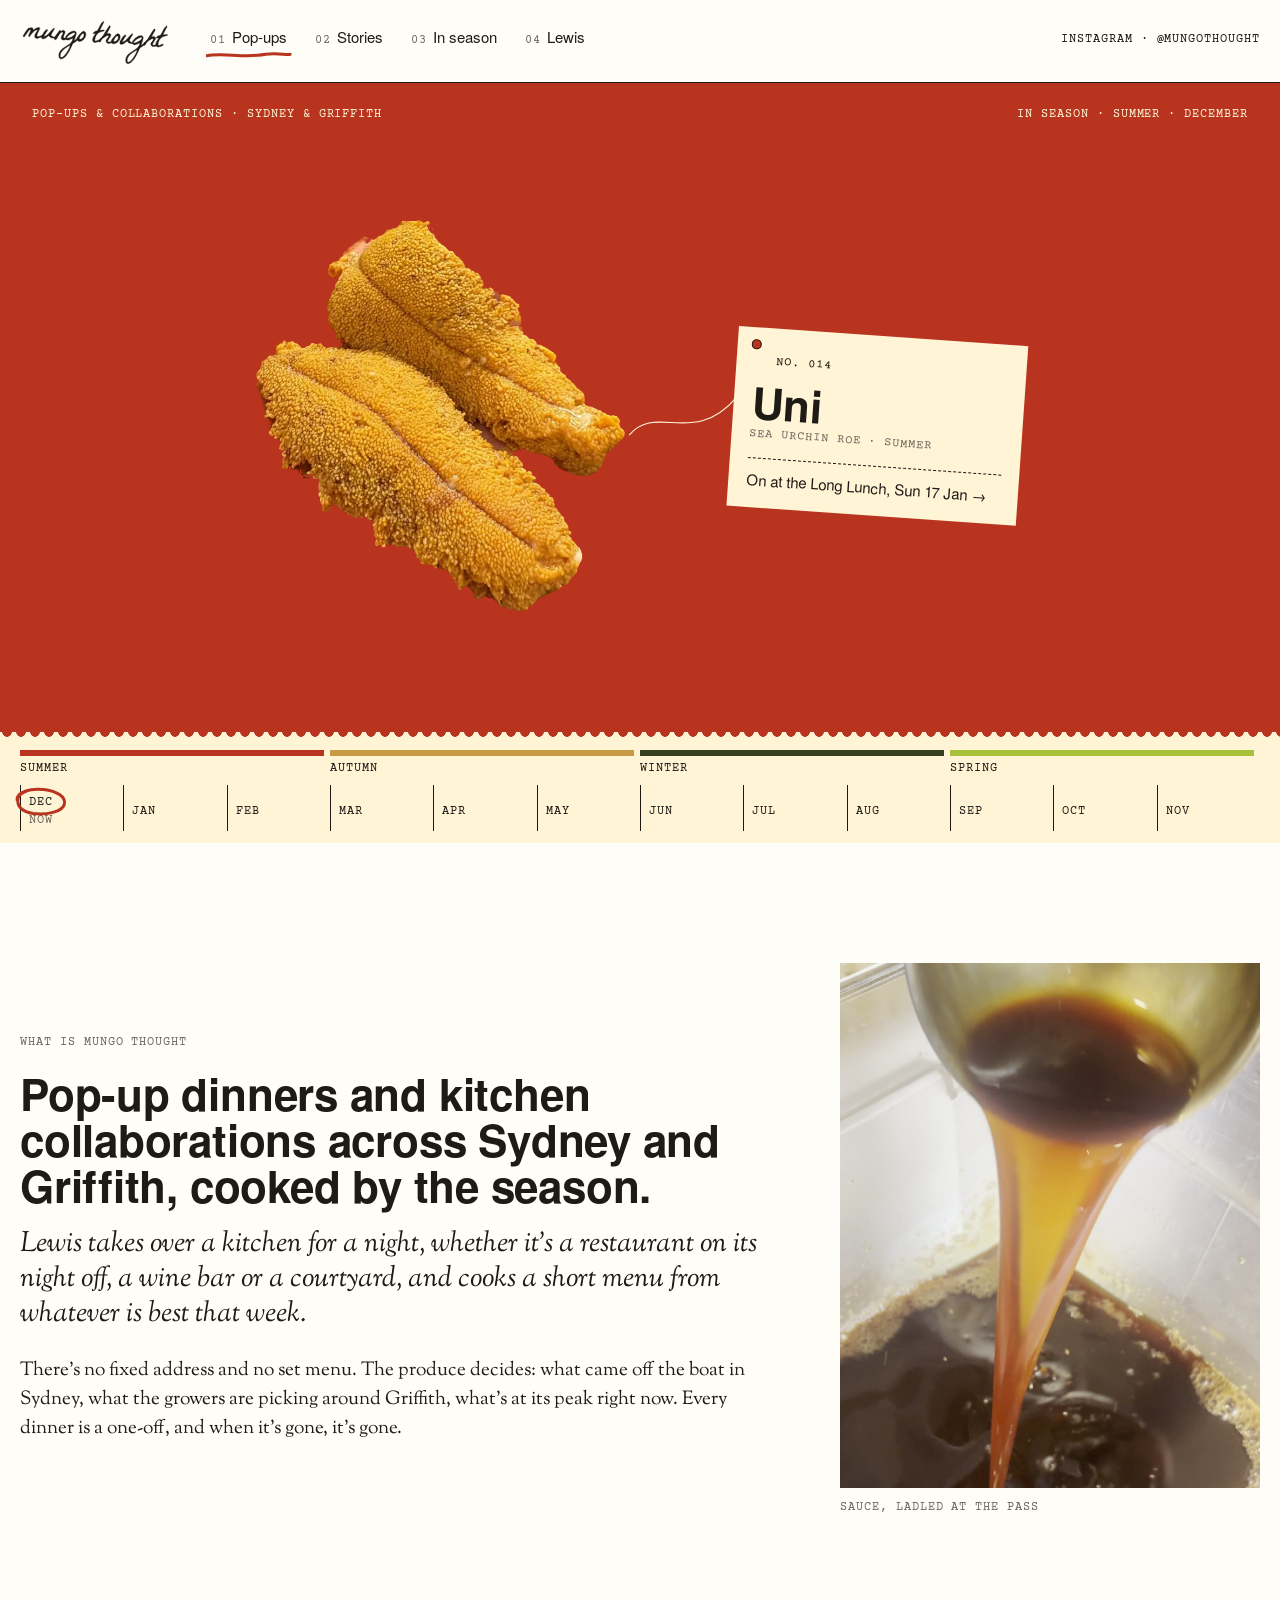
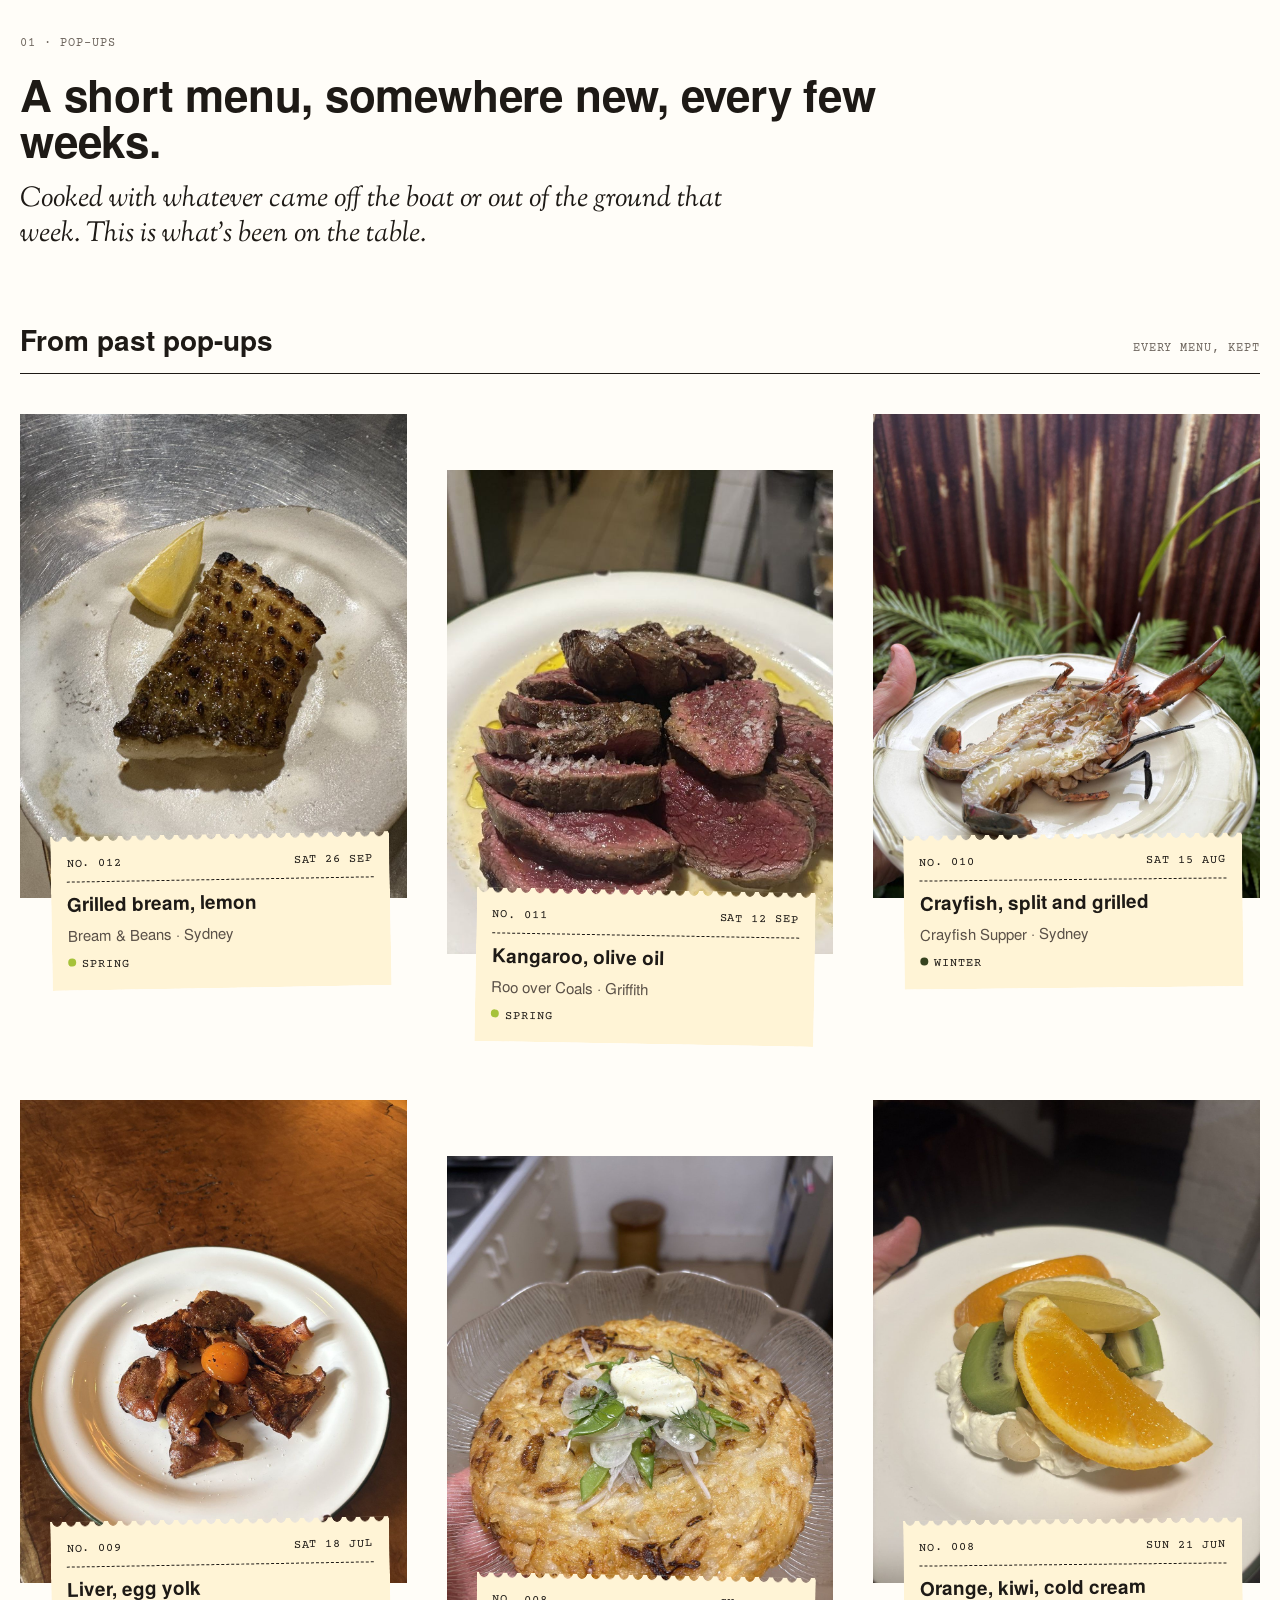
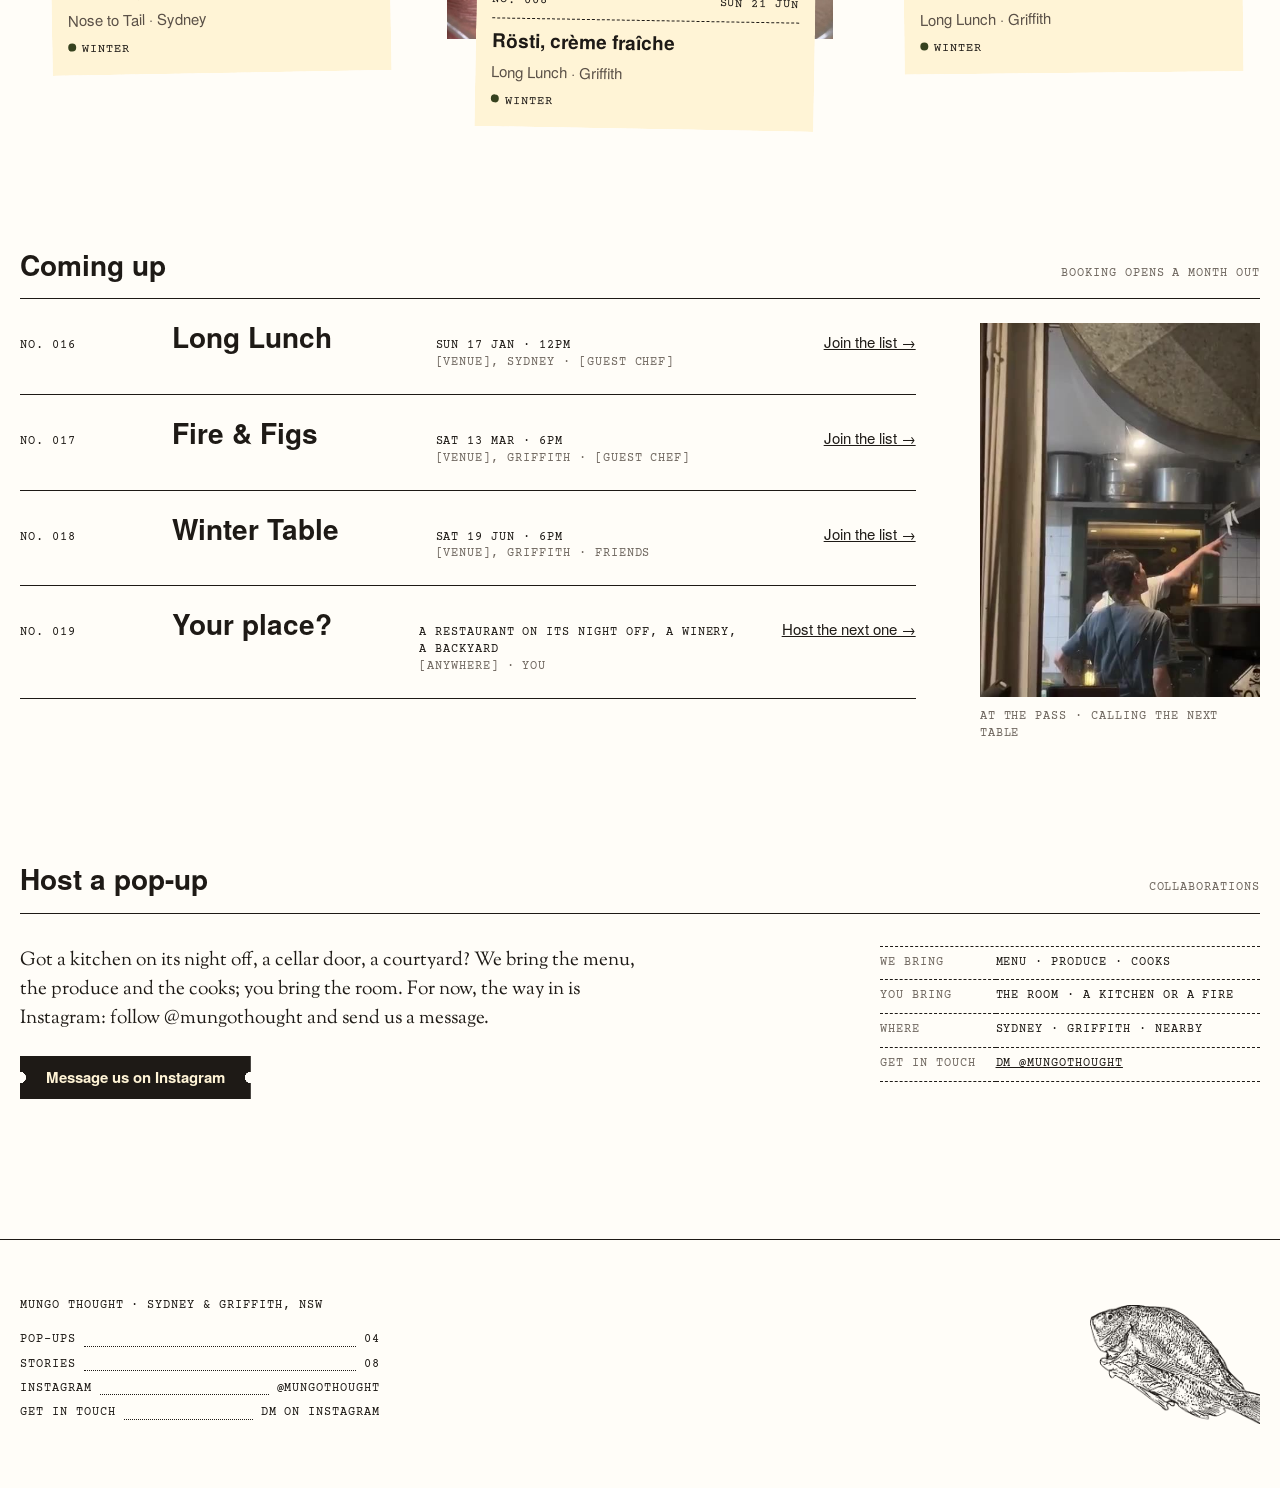
<file: index.html>
<!doctype html>
<html lang="en-AU">
<head>
<meta charset="utf-8">
<meta name="viewport" content="width=device-width, initial-scale=1">
<title>Mungo Thought · Pop-ups & collaborations, Sydney & Griffith</title>
<meta name="description" content="Mungo Thought: pop-up dinners and kitchen collaborations across Sydney and Griffith, cooked by the season.">
<meta name="theme-color" content="#FFFDF8">
<meta property="og:type" content="website">
<meta property="og:title" content="Mungo Thought · Pop-ups & collaborations, Sydney & Griffith">
<meta property="og:description" content="Mungo Thought: pop-up dinners and kitchen collaborations across Sydney and Griffith, cooked by the season.">
<meta property="og:image" content="/assets/photos/uni-in-hand.jpg">
<link rel="icon" href="/assets/brand/favicon.svg" type="image/svg+xml">
<link rel="preload" href="/assets/fonts/Heros-Regular.woff2" as="font" type="font/woff2" crossorigin>
<link rel="preload" href="/assets/fonts/CourierPrime-Regular.woff2" as="font" type="font/woff2" crossorigin>
<link rel="stylesheet" href="/assets/css/site.css">
<script src="/assets/js/site.js" defer></script>
</head>
<body>
<a class="skip" href="#main">Skip to content</a>
<div id="top" style="background:#FFFDF8;color:#1E1A16">
<header class="site-header" style="position:sticky;top:0;z-index:50;display:flex;flex-wrap:wrap;align-items:center;gap:10px 36px;padding:14px 20px;background:#FFFDF8;color:#1E1A16;border-bottom:1px solid #1E1A16">
<a href="/" aria-label="mungo thought, home" style="display:block;line-height:0"><img src="/assets/brand/logotype.svg" alt="" width="150" height="95" style="width:150px;height:auto"></a>
<nav aria-label="Main" class="site-nav" style="flex:1 1 auto;min-width:0;display:flex;gap:10px 28px;overflow-x:auto;padding:6px 4px 12px"><a href="/#popups" aria-current="page" style="position:relative;display:inline-flex;align-items:baseline;gap:6px;white-space:nowrap;color:#1E1A16;text-decoration:none;font-family:'TeX Gyre Heros', 'Helvetica Neue', Helvetica, Arial, sans-serif;font-weight:400;font-size:15px;line-height:1.5"><span style="font-family:'Courier Prime', 'Courier New', monospace;font-weight:400;font-size:12px;line-height:1.4;letter-spacing:0.08em;text-transform:uppercase;color:#6F675F">01</span>Pop-ups<svg viewBox="0 0 200 14" preserveAspectRatio="none" aria-hidden="true" style="position:absolute;left:-4px;bottom:-10px;width:calc(100% + 8px);height:10px;overflow:visible;pointer-events:none"><path d="M2 8 C 40 3, 90 12, 140 6 C 170 3, 190 8, 198 6" fill="none" stroke="#B9341E" stroke-width="3" stroke-linecap="round" vector-effect="non-scaling-stroke"></path></svg></a><a href="/stories" style="position:relative;display:inline-flex;align-items:baseline;gap:6px;white-space:nowrap;color:#1E1A16;text-decoration:none;font-family:'TeX Gyre Heros', 'Helvetica Neue', Helvetica, Arial, sans-serif;font-weight:400;font-size:15px;line-height:1.5"><span style="font-family:'Courier Prime', 'Courier New', monospace;font-weight:400;font-size:12px;line-height:1.4;letter-spacing:0.08em;text-transform:uppercase;color:#6F675F">02</span>Stories</a><a href="/in-season" style="position:relative;display:inline-flex;align-items:baseline;gap:6px;white-space:nowrap;color:#1E1A16;text-decoration:none;font-family:'TeX Gyre Heros', 'Helvetica Neue', Helvetica, Arial, sans-serif;font-weight:400;font-size:15px;line-height:1.5"><span style="font-family:'Courier Prime', 'Courier New', monospace;font-weight:400;font-size:12px;line-height:1.4;letter-spacing:0.08em;text-transform:uppercase;color:#6F675F">03</span>In season</a><a href="/lewis" style="position:relative;display:inline-flex;align-items:baseline;gap:6px;white-space:nowrap;color:#1E1A16;text-decoration:none;font-family:'TeX Gyre Heros', 'Helvetica Neue', Helvetica, Arial, sans-serif;font-weight:400;font-size:15px;line-height:1.5"><span style="font-family:'Courier Prime', 'Courier New', monospace;font-weight:400;font-size:12px;line-height:1.4;letter-spacing:0.08em;text-transform:uppercase;color:#6F675F">04</span>Lewis</a></nav>
<a href="https://www.instagram.com/mungothought/" target="_blank" rel="noopener" class="ig-link" style="color:#1E1A16;text-decoration:none;white-space:nowrap;font-family:'Courier Prime', 'Courier New', monospace;font-weight:400;font-size:12px;line-height:1.4;letter-spacing:0.08em;text-transform:uppercase">Instagram · @mungothought</a>
</header>
<main id="main">
<section class="field" data-season-scope data-mode="cycle" aria-label="What's in season" style="--ground:#A6C23A;--on:#1E1A16;position:relative;min-height:min(760px,calc(100vh - 80px));display:flex;flex-direction:column;overflow:hidden;background:var(--ground);color:var(--on);transition:background-color .6s ease">
<div style="display:flex;flex-wrap:wrap;justify-content:space-between;gap:8px 32px;padding:24px 32px 0">
<p style="margin:0;font-family:'Courier Prime', 'Courier New', monospace;font-weight:400;font-size:12px;line-height:1.4;letter-spacing:0.08em;text-transform:uppercase">Pop-ups &amp; collaborations · Sydney &amp; Griffith</p>
<p style="margin:0;font-family:'Courier Prime', 'Courier New', monospace;font-weight:400;font-size:12px;line-height:1.4;letter-spacing:0.08em;text-transform:uppercase" aria-live="polite">In season · <span data-bind="seasonName">Spring</span> · <span data-bind="monthName">November</span></p>
</div>
<div style="flex:1;display:flex;flex-wrap:wrap;align-items:center;justify-content:center;gap:16px 0;padding:40px 20px 64px">
<div style="display:grid;place-items:center;height:min(400px,56vw)"><img data-season-only="summer" hidden src="/assets/cutouts/uni.webp" alt="Two tongues of sea urchin roe" class="jig jig-uni" style="display:block;height:min(400px,56vw);width:auto;max-width:min(100%,84vw);object-fit:contain"><img data-season-only="autumn" hidden src="/assets/cutouts/crayfish.webp" alt="A split crayfish on a white plate" class="jig jig-crayfish" style="display:block;height:min(400px,56vw);width:auto;max-width:min(100%,84vw);object-fit:contain"><img data-season-only="winter" hidden src="/assets/cutouts/chicken.webp" alt="Roast chicken thigh on white beans" class="jig jig-chicken" style="display:block;height:min(400px,56vw);width:auto;max-width:min(100%,84vw);object-fit:contain"><img data-season-only="spring" src="/assets/cutouts/bream.webp" alt="A whole bream" class="jig jig-bream" style="display:block;height:min(400px,56vw);width:auto;max-width:min(100%,84vw);object-fit:contain"></div>
<div class="tag-wrap" style="display:flex;align-items:center"><svg class="string" aria-hidden="true" viewBox="0 0 120 70" style="width:110px;height:64px;overflow:visible"><path d="M0 56 C 30 20, 70 70, 118 14" fill="none" stroke="currentColor" stroke-width="1.2"></path></svg><div><div data-season-only="summer" hidden style="position:relative;box-sizing:border-box;width:290px;padding:26px 18px 18px;background:#FFF4D6;color:#1E1A16;transform:rotate(4deg);transform-origin:0 0"><span aria-hidden="true" style="position:absolute;left:14px;top:12px;width:10px;height:10px;border-radius:999px;background:var(--ground);box-shadow:inset 0 0 0 1px #1E1A16"></span><div style="padding-left:22px;font-family:'Courier Prime', 'Courier New', monospace;font-weight:400;font-size:12px;line-height:1.4;letter-spacing:0.08em;text-transform:uppercase">No. 014</div><p style="margin:8px 0 2px;font-family:'TeX Gyre Heros', 'Helvetica Neue', Helvetica, Arial, sans-serif;font-weight:700;font-size:44px;line-height:1.05;letter-spacing:-0.005em">Uni</p><div style="font-family:'Courier Prime', 'Courier New', monospace;font-weight:400;font-size:12px;line-height:1.4;letter-spacing:0.08em;text-transform:uppercase;color:#6F675F">Sea urchin roe · summer</div><a href="/#coming-up" style="display:block;margin-top:14px;padding-top:10px;border-top:1px dashed #1E1A16;font-family:'TeX Gyre Heros', 'Helvetica Neue', Helvetica, Arial, sans-serif;font-weight:400;font-size:15px;line-height:1.5;line-height:1.4;color:#1E1A16;text-decoration:none">On at the Long Lunch, Sun 17 Jan →</a></div><div data-season-only="autumn" hidden style="position:relative;box-sizing:border-box;width:290px;padding:26px 18px 18px;background:#FFF4D6;color:#1E1A16;transform:rotate(4deg);transform-origin:0 0"><span aria-hidden="true" style="position:absolute;left:14px;top:12px;width:10px;height:10px;border-radius:999px;background:var(--ground);box-shadow:inset 0 0 0 1px #1E1A16"></span><div style="padding-left:22px;font-family:'Courier Prime', 'Courier New', monospace;font-weight:400;font-size:12px;line-height:1.4;letter-spacing:0.08em;text-transform:uppercase">No. 017</div><p style="margin:8px 0 2px;font-family:'TeX Gyre Heros', 'Helvetica Neue', Helvetica, Arial, sans-serif;font-weight:700;font-size:44px;line-height:1.05;letter-spacing:-0.005em">Crayfish</p><div style="font-family:'Courier Prime', 'Courier New', monospace;font-weight:400;font-size:12px;line-height:1.4;letter-spacing:0.08em;text-transform:uppercase;color:#6F675F">Rock lobster · autumn</div><a href="/#coming-up" style="display:block;margin-top:14px;padding-top:10px;border-top:1px dashed #1E1A16;font-family:'TeX Gyre Heros', 'Helvetica Neue', Helvetica, Arial, sans-serif;font-weight:400;font-size:15px;line-height:1.5;line-height:1.4;color:#1E1A16;text-decoration:none">Split and grilled at Fire &amp; Figs, Sat 13 Mar →</a></div><div data-season-only="winter" hidden style="position:relative;box-sizing:border-box;width:290px;padding:26px 18px 18px;background:#FFF4D6;color:#1E1A16;transform:rotate(4deg);transform-origin:0 0"><span aria-hidden="true" style="position:absolute;left:14px;top:12px;width:10px;height:10px;border-radius:999px;background:var(--ground);box-shadow:inset 0 0 0 1px #1E1A16"></span><div style="padding-left:22px;font-family:'Courier Prime', 'Courier New', monospace;font-weight:400;font-size:12px;line-height:1.4;letter-spacing:0.08em;text-transform:uppercase">No. 019</div><p style="margin:8px 0 2px;font-family:'TeX Gyre Heros', 'Helvetica Neue', Helvetica, Arial, sans-serif;font-weight:700;font-size:44px;line-height:1.05;letter-spacing:-0.005em">Chicken</p><div style="font-family:'Courier Prime', 'Courier New', monospace;font-weight:400;font-size:12px;line-height:1.4;letter-spacing:0.08em;text-transform:uppercase;color:#6F675F">Thigh on white beans · winter</div><a href="/#coming-up" style="display:block;margin-top:14px;padding-top:10px;border-top:1px dashed #1E1A16;font-family:'TeX Gyre Heros', 'Helvetica Neue', Helvetica, Arial, sans-serif;font-weight:400;font-size:15px;line-height:1.5;line-height:1.4;color:#1E1A16;text-decoration:none">Over the beans at Winter Table, Sat 19 Jun →</a></div><div data-season-only="spring" style="position:relative;box-sizing:border-box;width:290px;padding:26px 18px 18px;background:#FFF4D6;color:#1E1A16;transform:rotate(4deg);transform-origin:0 0"><span aria-hidden="true" style="position:absolute;left:14px;top:12px;width:10px;height:10px;border-radius:999px;background:var(--ground);box-shadow:inset 0 0 0 1px #1E1A16"></span><div style="padding-left:22px;font-family:'Courier Prime', 'Courier New', monospace;font-weight:400;font-size:12px;line-height:1.4;letter-spacing:0.08em;text-transform:uppercase">No. 011</div><p style="margin:8px 0 2px;font-family:'TeX Gyre Heros', 'Helvetica Neue', Helvetica, Arial, sans-serif;font-weight:700;font-size:44px;line-height:1.05;letter-spacing:-0.005em">Bream</p><div style="font-family:'Courier Prime', 'Courier New', monospace;font-weight:400;font-size:12px;line-height:1.4;letter-spacing:0.08em;text-transform:uppercase;color:#6F675F">Whole fish · spring</div><a href="/#coming-up" style="display:block;margin-top:14px;padding-top:10px;border-top:1px dashed #1E1A16;font-family:'TeX Gyre Heros', 'Helvetica Neue', Helvetica, Arial, sans-serif;font-weight:400;font-size:15px;line-height:1.5;line-height:1.4;color:#1E1A16;text-decoration:none">Over coals at every spring pop-up →</a></div></div></div>
</div>
<div class="ruler" style="overflow-x:auto"><div style="display:grid;grid-template-columns:repeat(12,minmax(0,1fr));min-width:768px;background:#FFF4D6;color:#1E1A16;padding:18px 20px 12px;-webkit-mask:radial-gradient(circle at 7px 0, transparent 4.5px, #000 5px) 0 0 / 14px 100% repeat-x;mask:radial-gradient(circle at 7px 0, transparent 4.5px, #000 5px) 0 0 / 14px 100% repeat-x"><div style="grid-column:span 3;display:flex;flex-direction:column;gap:6px;padding:0 6px 8px 0;font-family:'Courier Prime', 'Courier New', monospace;font-weight:400;font-size:12px;line-height:1.4;letter-spacing:0.08em;text-transform:uppercase;line-height:1.2"><i style="display:block;height:6px;background:#B9341E"></i>Summer</div><div style="grid-column:span 3;display:flex;flex-direction:column;gap:6px;padding:0 6px 8px 0;font-family:'Courier Prime', 'Courier New', monospace;font-weight:400;font-size:12px;line-height:1.4;letter-spacing:0.08em;text-transform:uppercase;line-height:1.2"><i style="display:block;height:6px;background:#C99A45"></i>Autumn</div><div style="grid-column:span 3;display:flex;flex-direction:column;gap:6px;padding:0 6px 8px 0;font-family:'Courier Prime', 'Courier New', monospace;font-weight:400;font-size:12px;line-height:1.4;letter-spacing:0.08em;text-transform:uppercase;line-height:1.2"><i style="display:block;height:6px;background:#36421F"></i>Winter</div><div style="grid-column:span 3;display:flex;flex-direction:column;gap:6px;padding:0 6px 8px 0;font-family:'Courier Prime', 'Courier New', monospace;font-weight:400;font-size:12px;line-height:1.4;letter-spacing:0.08em;text-transform:uppercase;line-height:1.2"><i style="display:block;height:6px;background:#A6C23A"></i>Spring</div><button type="button" class="ruler-month" data-month="Dec" aria-pressed="false" aria-label="December" style="position:relative;border:0;border-left:1px solid #1E1A16;background:none;padding:12px 0 4px 8px;text-align:left;color:#1E1A16;cursor:pointer;font-family:'Courier Prime', 'Courier New', monospace;font-weight:400;font-size:12px;line-height:1.4;letter-spacing:0.08em;text-transform:uppercase;line-height:1">Dec<span class="now" style="margin-top:6px;font-size:12px;letter-spacing:0.08em;color:#6F675F">Now</span><span class="ring"><svg viewBox="0 0 200 70" preserveAspectRatio="none" aria-hidden="true" style="position:absolute;left:-6px;top:2px;width:52px;height:30px;overflow:visible;pointer-events:none"><path d="M8 30 C 6 12, 60 2, 110 6 C 160 10, 196 22, 190 40 C 184 58, 120 66, 70 62 C 30 58, 4 46, 12 26 C 16 18, 30 12, 44 10" fill="none" stroke="#B9341E" stroke-width="3" stroke-linecap="round" vector-effect="non-scaling-stroke"></path></svg></span></button><button type="button" class="ruler-month" data-month="Jan" aria-pressed="false" aria-label="January" style="position:relative;border:0;border-left:1px solid #1E1A16;background:none;padding:12px 0 4px 8px;text-align:left;color:#1E1A16;cursor:pointer;font-family:'Courier Prime', 'Courier New', monospace;font-weight:400;font-size:12px;line-height:1.4;letter-spacing:0.08em;text-transform:uppercase;line-height:1">Jan<span class="now" style="margin-top:6px;font-size:12px;letter-spacing:0.08em;color:#6F675F">Now</span><span class="ring"><svg viewBox="0 0 200 70" preserveAspectRatio="none" aria-hidden="true" style="position:absolute;left:-6px;top:2px;width:52px;height:30px;overflow:visible;pointer-events:none"><path d="M8 30 C 6 12, 60 2, 110 6 C 160 10, 196 22, 190 40 C 184 58, 120 66, 70 62 C 30 58, 4 46, 12 26 C 16 18, 30 12, 44 10" fill="none" stroke="#B9341E" stroke-width="3" stroke-linecap="round" vector-effect="non-scaling-stroke"></path></svg></span></button><button type="button" class="ruler-month" data-month="Feb" aria-pressed="false" aria-label="February" style="position:relative;border:0;border-left:1px solid #1E1A16;background:none;padding:12px 0 4px 8px;text-align:left;color:#1E1A16;cursor:pointer;font-family:'Courier Prime', 'Courier New', monospace;font-weight:400;font-size:12px;line-height:1.4;letter-spacing:0.08em;text-transform:uppercase;line-height:1">Feb<span class="now" style="margin-top:6px;font-size:12px;letter-spacing:0.08em;color:#6F675F">Now</span><span class="ring"><svg viewBox="0 0 200 70" preserveAspectRatio="none" aria-hidden="true" style="position:absolute;left:-6px;top:2px;width:52px;height:30px;overflow:visible;pointer-events:none"><path d="M8 30 C 6 12, 60 2, 110 6 C 160 10, 196 22, 190 40 C 184 58, 120 66, 70 62 C 30 58, 4 46, 12 26 C 16 18, 30 12, 44 10" fill="none" stroke="#B9341E" stroke-width="3" stroke-linecap="round" vector-effect="non-scaling-stroke"></path></svg></span></button><button type="button" class="ruler-month" data-month="Mar" aria-pressed="false" aria-label="March" style="position:relative;border:0;border-left:1px solid #1E1A16;background:none;padding:12px 0 4px 8px;text-align:left;color:#1E1A16;cursor:pointer;font-family:'Courier Prime', 'Courier New', monospace;font-weight:400;font-size:12px;line-height:1.4;letter-spacing:0.08em;text-transform:uppercase;line-height:1">Mar<span class="now" style="margin-top:6px;font-size:12px;letter-spacing:0.08em;color:#6F675F">Now</span><span class="ring"><svg viewBox="0 0 200 70" preserveAspectRatio="none" aria-hidden="true" style="position:absolute;left:-6px;top:2px;width:52px;height:30px;overflow:visible;pointer-events:none"><path d="M8 30 C 6 12, 60 2, 110 6 C 160 10, 196 22, 190 40 C 184 58, 120 66, 70 62 C 30 58, 4 46, 12 26 C 16 18, 30 12, 44 10" fill="none" stroke="#B9341E" stroke-width="3" stroke-linecap="round" vector-effect="non-scaling-stroke"></path></svg></span></button><button type="button" class="ruler-month" data-month="Apr" aria-pressed="false" aria-label="April" style="position:relative;border:0;border-left:1px solid #1E1A16;background:none;padding:12px 0 4px 8px;text-align:left;color:#1E1A16;cursor:pointer;font-family:'Courier Prime', 'Courier New', monospace;font-weight:400;font-size:12px;line-height:1.4;letter-spacing:0.08em;text-transform:uppercase;line-height:1">Apr<span class="now" style="margin-top:6px;font-size:12px;letter-spacing:0.08em;color:#6F675F">Now</span><span class="ring"><svg viewBox="0 0 200 70" preserveAspectRatio="none" aria-hidden="true" style="position:absolute;left:-6px;top:2px;width:52px;height:30px;overflow:visible;pointer-events:none"><path d="M8 30 C 6 12, 60 2, 110 6 C 160 10, 196 22, 190 40 C 184 58, 120 66, 70 62 C 30 58, 4 46, 12 26 C 16 18, 30 12, 44 10" fill="none" stroke="#B9341E" stroke-width="3" stroke-linecap="round" vector-effect="non-scaling-stroke"></path></svg></span></button><button type="button" class="ruler-month" data-month="May" aria-pressed="false" aria-label="May" style="position:relative;border:0;border-left:1px solid #1E1A16;background:none;padding:12px 0 4px 8px;text-align:left;color:#1E1A16;cursor:pointer;font-family:'Courier Prime', 'Courier New', monospace;font-weight:400;font-size:12px;line-height:1.4;letter-spacing:0.08em;text-transform:uppercase;line-height:1">May<span class="now" style="margin-top:6px;font-size:12px;letter-spacing:0.08em;color:#6F675F">Now</span><span class="ring"><svg viewBox="0 0 200 70" preserveAspectRatio="none" aria-hidden="true" style="position:absolute;left:-6px;top:2px;width:52px;height:30px;overflow:visible;pointer-events:none"><path d="M8 30 C 6 12, 60 2, 110 6 C 160 10, 196 22, 190 40 C 184 58, 120 66, 70 62 C 30 58, 4 46, 12 26 C 16 18, 30 12, 44 10" fill="none" stroke="#B9341E" stroke-width="3" stroke-linecap="round" vector-effect="non-scaling-stroke"></path></svg></span></button><button type="button" class="ruler-month" data-month="Jun" aria-pressed="false" aria-label="June" style="position:relative;border:0;border-left:1px solid #1E1A16;background:none;padding:12px 0 4px 8px;text-align:left;color:#1E1A16;cursor:pointer;font-family:'Courier Prime', 'Courier New', monospace;font-weight:400;font-size:12px;line-height:1.4;letter-spacing:0.08em;text-transform:uppercase;line-height:1">Jun<span class="now" style="margin-top:6px;font-size:12px;letter-spacing:0.08em;color:#6F675F">Now</span><span class="ring"><svg viewBox="0 0 200 70" preserveAspectRatio="none" aria-hidden="true" style="position:absolute;left:-6px;top:2px;width:52px;height:30px;overflow:visible;pointer-events:none"><path d="M8 30 C 6 12, 60 2, 110 6 C 160 10, 196 22, 190 40 C 184 58, 120 66, 70 62 C 30 58, 4 46, 12 26 C 16 18, 30 12, 44 10" fill="none" stroke="#B9341E" stroke-width="3" stroke-linecap="round" vector-effect="non-scaling-stroke"></path></svg></span></button><button type="button" class="ruler-month" data-month="Jul" aria-pressed="false" aria-label="July" style="position:relative;border:0;border-left:1px solid #1E1A16;background:none;padding:12px 0 4px 8px;text-align:left;color:#1E1A16;cursor:pointer;font-family:'Courier Prime', 'Courier New', monospace;font-weight:400;font-size:12px;line-height:1.4;letter-spacing:0.08em;text-transform:uppercase;line-height:1">Jul<span class="now" style="margin-top:6px;font-size:12px;letter-spacing:0.08em;color:#6F675F">Now</span><span class="ring"><svg viewBox="0 0 200 70" preserveAspectRatio="none" aria-hidden="true" style="position:absolute;left:-6px;top:2px;width:52px;height:30px;overflow:visible;pointer-events:none"><path d="M8 30 C 6 12, 60 2, 110 6 C 160 10, 196 22, 190 40 C 184 58, 120 66, 70 62 C 30 58, 4 46, 12 26 C 16 18, 30 12, 44 10" fill="none" stroke="#B9341E" stroke-width="3" stroke-linecap="round" vector-effect="non-scaling-stroke"></path></svg></span></button><button type="button" class="ruler-month" data-month="Aug" aria-pressed="false" aria-label="August" style="position:relative;border:0;border-left:1px solid #1E1A16;background:none;padding:12px 0 4px 8px;text-align:left;color:#1E1A16;cursor:pointer;font-family:'Courier Prime', 'Courier New', monospace;font-weight:400;font-size:12px;line-height:1.4;letter-spacing:0.08em;text-transform:uppercase;line-height:1">Aug<span class="now" style="margin-top:6px;font-size:12px;letter-spacing:0.08em;color:#6F675F">Now</span><span class="ring"><svg viewBox="0 0 200 70" preserveAspectRatio="none" aria-hidden="true" style="position:absolute;left:-6px;top:2px;width:52px;height:30px;overflow:visible;pointer-events:none"><path d="M8 30 C 6 12, 60 2, 110 6 C 160 10, 196 22, 190 40 C 184 58, 120 66, 70 62 C 30 58, 4 46, 12 26 C 16 18, 30 12, 44 10" fill="none" stroke="#B9341E" stroke-width="3" stroke-linecap="round" vector-effect="non-scaling-stroke"></path></svg></span></button><button type="button" class="ruler-month" data-month="Sep" aria-pressed="false" aria-label="September" style="position:relative;border:0;border-left:1px solid #1E1A16;background:none;padding:12px 0 4px 8px;text-align:left;color:#1E1A16;cursor:pointer;font-family:'Courier Prime', 'Courier New', monospace;font-weight:400;font-size:12px;line-height:1.4;letter-spacing:0.08em;text-transform:uppercase;line-height:1">Sep<span class="now" style="margin-top:6px;font-size:12px;letter-spacing:0.08em;color:#6F675F">Now</span><span class="ring"><svg viewBox="0 0 200 70" preserveAspectRatio="none" aria-hidden="true" style="position:absolute;left:-6px;top:2px;width:52px;height:30px;overflow:visible;pointer-events:none"><path d="M8 30 C 6 12, 60 2, 110 6 C 160 10, 196 22, 190 40 C 184 58, 120 66, 70 62 C 30 58, 4 46, 12 26 C 16 18, 30 12, 44 10" fill="none" stroke="#B9341E" stroke-width="3" stroke-linecap="round" vector-effect="non-scaling-stroke"></path></svg></span></button><button type="button" class="ruler-month" data-month="Oct" aria-pressed="false" aria-label="October" style="position:relative;border:0;border-left:1px solid #1E1A16;background:none;padding:12px 0 4px 8px;text-align:left;color:#1E1A16;cursor:pointer;font-family:'Courier Prime', 'Courier New', monospace;font-weight:400;font-size:12px;line-height:1.4;letter-spacing:0.08em;text-transform:uppercase;line-height:1">Oct<span class="now" style="margin-top:6px;font-size:12px;letter-spacing:0.08em;color:#6F675F">Now</span><span class="ring"><svg viewBox="0 0 200 70" preserveAspectRatio="none" aria-hidden="true" style="position:absolute;left:-6px;top:2px;width:52px;height:30px;overflow:visible;pointer-events:none"><path d="M8 30 C 6 12, 60 2, 110 6 C 160 10, 196 22, 190 40 C 184 58, 120 66, 70 62 C 30 58, 4 46, 12 26 C 16 18, 30 12, 44 10" fill="none" stroke="#B9341E" stroke-width="3" stroke-linecap="round" vector-effect="non-scaling-stroke"></path></svg></span></button><button type="button" class="ruler-month" data-month="Nov" aria-pressed="true" aria-label="November" style="position:relative;border:0;border-left:1px solid #1E1A16;background:none;padding:12px 0 4px 8px;text-align:left;color:#1E1A16;cursor:pointer;font-family:'Courier Prime', 'Courier New', monospace;font-weight:400;font-size:12px;line-height:1.4;letter-spacing:0.08em;text-transform:uppercase;line-height:1">Nov<span class="now" style="margin-top:6px;font-size:12px;letter-spacing:0.08em;color:#6F675F">Now</span><span class="ring"><svg viewBox="0 0 200 70" preserveAspectRatio="none" aria-hidden="true" style="position:absolute;left:-6px;top:2px;width:52px;height:30px;overflow:visible;pointer-events:none"><path d="M8 30 C 6 12, 60 2, 110 6 C 160 10, 196 22, 190 40 C 184 58, 120 66, 70 62 C 30 58, 4 46, 12 26 C 16 18, 30 12, 44 10" fill="none" stroke="#B9341E" stroke-width="3" stroke-linecap="round" vector-effect="non-scaling-stroke"></path></svg></span></button></div></div>
</section><section style="display:flex;flex-wrap:wrap;gap:48px 80px;align-items:center;padding:120px 20px 0">
<div style="flex:1 1 560px;max-width:820px;display:flex;flex-direction:column;gap:24px">
<div style="display:flex;flex-direction:column;gap:18px;max-width:900px;scroll-margin-top:96px"><p style="margin:0;font-family:'Courier Prime', 'Courier New', monospace;font-weight:400;font-size:12px;line-height:1.4;letter-spacing:0.08em;text-transform:uppercase;color:#6F675F">What is Mungo Thought</p><h2 style="margin:0;font-family:'TeX Gyre Heros', 'Helvetica Neue', Helvetica, Arial, sans-serif;font-weight:700;font-size:44px;line-height:1.05;letter-spacing:-0.005em">Pop-up dinners and kitchen collaborations across Sydney and Griffith, cooked by the season.</h2><p style="margin:0;max-width:760px;font-family:'Sorts Mill Goudy', Georgia, serif;font-style:italic;font-weight:400;font-size:28px;line-height:1.25">Lewis takes over a kitchen for a night, whether it's a restaurant on its night off, a wine bar or a courtyard, and cooks a short menu from whatever is best that week.</p></div>
<p style="margin:0;max-width:760px;font-family:'Sorts Mill Goudy', Georgia, serif;font-weight:400;font-size:19px;line-height:1.55">There's no fixed address and no set menu. The produce decides: what came off the boat in Sydney, what the growers are picking around Griffith, what's at its peak right now. Every dinner is a one-off, and when it's gone, it's gone.</p>
</div>
<figure style="flex:0 1 420px;min-width:0;margin:0"><img src="/assets/photos/sauce-ladle.jpg" alt="A ladle pouring dark, glossy sauce in a long ribbon into a tub" loading="lazy" style="display:block;width:100%;aspect-ratio:4 / 5;object-fit:cover"><figcaption style="margin-top:12px;font-family:'Courier Prime', 'Courier New', monospace;font-weight:400;font-size:12px;line-height:1.4;letter-spacing:0.08em;text-transform:uppercase;color:#6F675F">Sauce, ladled at the pass</figcaption></figure>
</section><section style="padding:120px 20px 0">
<div id="popups" style="display:flex;flex-direction:column;gap:18px;max-width:900px;scroll-margin-top:96px"><p style="margin:0;font-family:'Courier Prime', 'Courier New', monospace;font-weight:400;font-size:12px;line-height:1.4;letter-spacing:0.08em;text-transform:uppercase;color:#6F675F">01 · Pop-ups</p><h2 style="margin:0;font-family:'TeX Gyre Heros', 'Helvetica Neue', Helvetica, Arial, sans-serif;font-weight:700;font-size:44px;line-height:1.05;letter-spacing:-0.005em">A short menu, somewhere new, every few weeks.</h2><p style="margin:0;max-width:760px;font-family:'Sorts Mill Goudy', Georgia, serif;font-style:italic;font-weight:400;font-size:28px;line-height:1.25">Cooked with whatever came off the boat or out of the ground that week. This is what's been on the table.</p></div>
<div style="padding-top:72px"><div style="display:flex;flex-wrap:wrap;align-items:baseline;justify-content:space-between;gap:8px 24px;padding:0 0 16px;border-bottom:1px solid #1E1A16"><h2 style="margin:0;font-family:'TeX Gyre Heros', 'Helvetica Neue', Helvetica, Arial, sans-serif;font-weight:700;font-size:28px;line-height:1.15;color:#1E1A16">From past pop-ups</h2><span style="font-family:'Courier Prime', 'Courier New', monospace;font-weight:400;font-size:12px;line-height:1.4;letter-spacing:0.08em;text-transform:uppercase;color:#6F675F">Every menu, kept</span></div></div>
<div style="display:flex;flex-wrap:wrap;gap:56px 40px;padding-top:40px;align-items:flex-start"><figure class="mt-card" style="flex:1 1 360px;min-width:0;max-width:440px;margin:var(--drop,0px) 0 0 0;display:flex;flex-direction:column"><img src="/assets/photos/grilled-fish-lemon.jpg" alt="Grilled fish with a wedge of lemon on a white plate" loading="lazy" style="display:block;width:100%;aspect-ratio:4 / 5;object-fit:cover"><figcaption style="position:relative;margin:-64px 18px 0 30px"><div style="position:relative;box-sizing:border-box;background:#FFF4D6;color:#1E1A16;padding:20px 16px 16px;transform:rotate(-1deg);transform-origin:50% 0;-webkit-mask:radial-gradient(circle at 7px 0, transparent 4.5px, #000 5px) 0 0 / 14px 100% repeat-x;mask:radial-gradient(circle at 7px 0, transparent 4.5px, #000 5px) 0 0 / 14px 100% repeat-x"><div style="display:flex;justify-content:space-between;gap:12px;padding-bottom:8px;margin-bottom:10px;border-bottom:1px dashed #1E1A16;font-family:'Courier Prime', 'Courier New', monospace;font-weight:400;font-size:12px;line-height:1.4;letter-spacing:0.08em;text-transform:uppercase"><span>No. 012</span><span>Sat 26 Sep</span></div><p style="margin:0 0 8px;font-family:'TeX Gyre Heros', 'Helvetica Neue', Helvetica, Arial, sans-serif;font-weight:700;font-size:19px;line-height:1.3">Grilled bream, lemon</p><p style="margin:0;font-family:'TeX Gyre Heros', 'Helvetica Neue', Helvetica, Arial, sans-serif;font-weight:400;font-size:15px;line-height:1.5;color:#5A5047">Bream &amp; Beans · Sydney</p><div style="margin-top:10px;font-family:'Courier Prime', 'Courier New', monospace;font-weight:400;font-size:12px;line-height:1.4;letter-spacing:0.08em;text-transform:uppercase"><span style="display:inline-block;width:8px;height:8px;border-radius:999px;background:#A6C23A;margin-right:6px;vertical-align:1px"></span>Spring</div></div></figcaption></figure><figure class="mt-card drop" style="flex:1 1 360px;min-width:0;max-width:440px;margin:var(--drop,0px) 0 0 0;display:flex;flex-direction:column"><img src="/assets/photos/roo-slices-olive-oil.jpg" alt="Sliced seared kangaroo in olive oil on a plate" loading="lazy" style="display:block;width:100%;aspect-ratio:4 / 5;object-fit:cover"><figcaption style="position:relative;margin:-64px 18px 0 30px"><div style="position:relative;box-sizing:border-box;background:#FFF4D6;color:#1E1A16;padding:20px 16px 16px;transform:rotate(1deg);transform-origin:50% 0;-webkit-mask:radial-gradient(circle at 7px 0, transparent 4.5px, #000 5px) 0 0 / 14px 100% repeat-x;mask:radial-gradient(circle at 7px 0, transparent 4.5px, #000 5px) 0 0 / 14px 100% repeat-x"><div style="display:flex;justify-content:space-between;gap:12px;padding-bottom:8px;margin-bottom:10px;border-bottom:1px dashed #1E1A16;font-family:'Courier Prime', 'Courier New', monospace;font-weight:400;font-size:12px;line-height:1.4;letter-spacing:0.08em;text-transform:uppercase"><span>No. 011</span><span>Sat 12 Sep</span></div><p style="margin:0 0 8px;font-family:'TeX Gyre Heros', 'Helvetica Neue', Helvetica, Arial, sans-serif;font-weight:700;font-size:19px;line-height:1.3">Kangaroo, olive oil</p><p style="margin:0;font-family:'TeX Gyre Heros', 'Helvetica Neue', Helvetica, Arial, sans-serif;font-weight:400;font-size:15px;line-height:1.5;color:#5A5047">Roo over Coals · Griffith</p><div style="margin-top:10px;font-family:'Courier Prime', 'Courier New', monospace;font-weight:400;font-size:12px;line-height:1.4;letter-spacing:0.08em;text-transform:uppercase"><span style="display:inline-block;width:8px;height:8px;border-radius:999px;background:#A6C23A;margin-right:6px;vertical-align:1px"></span>Spring</div></div></figcaption></figure><figure class="mt-card" style="flex:1 1 360px;min-width:0;max-width:440px;margin:var(--drop,0px) 0 0 0;display:flex;flex-direction:column"><img src="/assets/photos/crayfish-fern-plate.jpg" alt="A split crayfish on a plate among ferns" loading="lazy" style="display:block;width:100%;aspect-ratio:4 / 5;object-fit:cover"><figcaption style="position:relative;margin:-64px 18px 0 30px"><div style="position:relative;box-sizing:border-box;background:#FFF4D6;color:#1E1A16;padding:20px 16px 16px;transform:rotate(-0.6deg);transform-origin:50% 0;-webkit-mask:radial-gradient(circle at 7px 0, transparent 4.5px, #000 5px) 0 0 / 14px 100% repeat-x;mask:radial-gradient(circle at 7px 0, transparent 4.5px, #000 5px) 0 0 / 14px 100% repeat-x"><div style="display:flex;justify-content:space-between;gap:12px;padding-bottom:8px;margin-bottom:10px;border-bottom:1px dashed #1E1A16;font-family:'Courier Prime', 'Courier New', monospace;font-weight:400;font-size:12px;line-height:1.4;letter-spacing:0.08em;text-transform:uppercase"><span>No. 010</span><span>Sat 15 Aug</span></div><p style="margin:0 0 8px;font-family:'TeX Gyre Heros', 'Helvetica Neue', Helvetica, Arial, sans-serif;font-weight:700;font-size:19px;line-height:1.3">Crayfish, split and grilled</p><p style="margin:0;font-family:'TeX Gyre Heros', 'Helvetica Neue', Helvetica, Arial, sans-serif;font-weight:400;font-size:15px;line-height:1.5;color:#5A5047">Crayfish Supper · Sydney</p><div style="margin-top:10px;font-family:'Courier Prime', 'Courier New', monospace;font-weight:400;font-size:12px;line-height:1.4;letter-spacing:0.08em;text-transform:uppercase"><span style="display:inline-block;width:8px;height:8px;border-radius:999px;background:#36421F;margin-right:6px;vertical-align:1px"></span>Winter</div></div></figcaption></figure><figure class="mt-card" style="flex:1 1 360px;min-width:0;max-width:440px;margin:var(--drop,0px) 0 0 0;display:flex;flex-direction:column"><img src="/assets/photos/liver-egg-yolk.jpg" alt="Seared liver with a raw egg yolk on a white plate" loading="lazy" style="display:block;width:100%;aspect-ratio:4 / 5;object-fit:cover"><figcaption style="position:relative;margin:-64px 18px 0 30px"><div style="position:relative;box-sizing:border-box;background:#FFF4D6;color:#1E1A16;padding:20px 16px 16px;transform:rotate(-1deg);transform-origin:50% 0;-webkit-mask:radial-gradient(circle at 7px 0, transparent 4.5px, #000 5px) 0 0 / 14px 100% repeat-x;mask:radial-gradient(circle at 7px 0, transparent 4.5px, #000 5px) 0 0 / 14px 100% repeat-x"><div style="display:flex;justify-content:space-between;gap:12px;padding-bottom:8px;margin-bottom:10px;border-bottom:1px dashed #1E1A16;font-family:'Courier Prime', 'Courier New', monospace;font-weight:400;font-size:12px;line-height:1.4;letter-spacing:0.08em;text-transform:uppercase"><span>No. 009</span><span>Sat 18 Jul</span></div><p style="margin:0 0 8px;font-family:'TeX Gyre Heros', 'Helvetica Neue', Helvetica, Arial, sans-serif;font-weight:700;font-size:19px;line-height:1.3">Liver, egg yolk</p><p style="margin:0;font-family:'TeX Gyre Heros', 'Helvetica Neue', Helvetica, Arial, sans-serif;font-weight:400;font-size:15px;line-height:1.5;color:#5A5047">Nose to Tail · Sydney</p><div style="margin-top:10px;font-family:'Courier Prime', 'Courier New', monospace;font-weight:400;font-size:12px;line-height:1.4;letter-spacing:0.08em;text-transform:uppercase"><span style="display:inline-block;width:8px;height:8px;border-radius:999px;background:#36421F;margin-right:6px;vertical-align:1px"></span>Winter</div></div></figcaption></figure><figure class="mt-card drop" style="flex:1 1 360px;min-width:0;max-width:440px;margin:var(--drop,0px) 0 0 0;display:flex;flex-direction:column"><img src="/assets/photos/rosti-creme-fraiche.jpg" alt="A golden potato rösti with crème fraîche" loading="lazy" style="display:block;width:100%;aspect-ratio:4 / 5;object-fit:cover"><figcaption style="position:relative;margin:-64px 18px 0 30px"><div style="position:relative;box-sizing:border-box;background:#FFF4D6;color:#1E1A16;padding:20px 16px 16px;transform:rotate(1deg);transform-origin:50% 0;-webkit-mask:radial-gradient(circle at 7px 0, transparent 4.5px, #000 5px) 0 0 / 14px 100% repeat-x;mask:radial-gradient(circle at 7px 0, transparent 4.5px, #000 5px) 0 0 / 14px 100% repeat-x"><div style="display:flex;justify-content:space-between;gap:12px;padding-bottom:8px;margin-bottom:10px;border-bottom:1px dashed #1E1A16;font-family:'Courier Prime', 'Courier New', monospace;font-weight:400;font-size:12px;line-height:1.4;letter-spacing:0.08em;text-transform:uppercase"><span>No. 008</span><span>Sun 21 Jun</span></div><p style="margin:0 0 8px;font-family:'TeX Gyre Heros', 'Helvetica Neue', Helvetica, Arial, sans-serif;font-weight:700;font-size:19px;line-height:1.3">Rösti, crème fraîche</p><p style="margin:0;font-family:'TeX Gyre Heros', 'Helvetica Neue', Helvetica, Arial, sans-serif;font-weight:400;font-size:15px;line-height:1.5;color:#5A5047">Long Lunch · Griffith</p><div style="margin-top:10px;font-family:'Courier Prime', 'Courier New', monospace;font-weight:400;font-size:12px;line-height:1.4;letter-spacing:0.08em;text-transform:uppercase"><span style="display:inline-block;width:8px;height:8px;border-radius:999px;background:#36421F;margin-right:6px;vertical-align:1px"></span>Winter</div></div></figcaption></figure><figure class="mt-card" style="flex:1 1 360px;min-width:0;max-width:440px;margin:var(--drop,0px) 0 0 0;display:flex;flex-direction:column"><img src="/assets/photos/fruit-cream-orange.jpg" alt="Orange and kiwi over cream on a white plate" loading="lazy" style="display:block;width:100%;aspect-ratio:4 / 5;object-fit:cover"><figcaption style="position:relative;margin:-64px 18px 0 30px"><div style="position:relative;box-sizing:border-box;background:#FFF4D6;color:#1E1A16;padding:20px 16px 16px;transform:rotate(-0.6deg);transform-origin:50% 0;-webkit-mask:radial-gradient(circle at 7px 0, transparent 4.5px, #000 5px) 0 0 / 14px 100% repeat-x;mask:radial-gradient(circle at 7px 0, transparent 4.5px, #000 5px) 0 0 / 14px 100% repeat-x"><div style="display:flex;justify-content:space-between;gap:12px;padding-bottom:8px;margin-bottom:10px;border-bottom:1px dashed #1E1A16;font-family:'Courier Prime', 'Courier New', monospace;font-weight:400;font-size:12px;line-height:1.4;letter-spacing:0.08em;text-transform:uppercase"><span>No. 008</span><span>Sun 21 Jun</span></div><p style="margin:0 0 8px;font-family:'TeX Gyre Heros', 'Helvetica Neue', Helvetica, Arial, sans-serif;font-weight:700;font-size:19px;line-height:1.3">Orange, kiwi, cold cream</p><p style="margin:0;font-family:'TeX Gyre Heros', 'Helvetica Neue', Helvetica, Arial, sans-serif;font-weight:400;font-size:15px;line-height:1.5;color:#5A5047">Long Lunch · Griffith</p><div style="margin-top:10px;font-family:'Courier Prime', 'Courier New', monospace;font-weight:400;font-size:12px;line-height:1.4;letter-spacing:0.08em;text-transform:uppercase"><span style="display:inline-block;width:8px;height:8px;border-radius:999px;background:#36421F;margin-right:6px;vertical-align:1px"></span>Winter</div></div></figcaption></figure></div>
</section>
<section id="coming-up" style="padding:120px 20px 0;scroll-margin-top:96px"><div style="display:flex;flex-wrap:wrap;align-items:baseline;justify-content:space-between;gap:8px 24px;padding:0 0 16px;border-bottom:1px solid #1E1A16"><h2 style="margin:0;font-family:'TeX Gyre Heros', 'Helvetica Neue', Helvetica, Arial, sans-serif;font-weight:700;font-size:28px;line-height:1.15;color:#1E1A16">Coming up</h2><span style="font-family:'Courier Prime', 'Courier New', monospace;font-weight:400;font-size:12px;line-height:1.4;letter-spacing:0.08em;text-transform:uppercase;color:#6F675F">Booking opens a month out</span></div>
<div style="display:flex;flex-wrap:wrap;gap:40px 64px;align-items:flex-start">
<div style="flex:999 1 560px;min-width:0"><div class="mt-row" style="display:grid;grid-template-columns:120px minmax(0,1.3fr) minmax(0,2fr) auto;gap:16px 32px;align-items:baseline;padding:22px 0;border-bottom:1px solid #1E1A16"><span style="font-family:'Courier Prime', 'Courier New', monospace;font-weight:400;font-size:12px;line-height:1.4;letter-spacing:0.08em;text-transform:uppercase">No. 016</span><span style="font-family:'TeX Gyre Heros', 'Helvetica Neue', Helvetica, Arial, sans-serif;font-weight:700;font-size:28px;line-height:1.15">Long Lunch</span><span style="font-family:'Courier Prime', 'Courier New', monospace;font-weight:400;font-size:12px;line-height:1.4;letter-spacing:0.08em;text-transform:uppercase">Sun 17 Jan · 12pm<br><span style="color:#6F675F">[Venue], Sydney · [Guest chef]</span></span><a href="#" style="font-family:'TeX Gyre Heros', 'Helvetica Neue', Helvetica, Arial, sans-serif;font-weight:400;font-size:15px;line-height:1.5;color:#1E1A16">Join the list →</a></div><div class="mt-row" style="display:grid;grid-template-columns:120px minmax(0,1.3fr) minmax(0,2fr) auto;gap:16px 32px;align-items:baseline;padding:22px 0;border-bottom:1px solid #1E1A16"><span style="font-family:'Courier Prime', 'Courier New', monospace;font-weight:400;font-size:12px;line-height:1.4;letter-spacing:0.08em;text-transform:uppercase">No. 017</span><span style="font-family:'TeX Gyre Heros', 'Helvetica Neue', Helvetica, Arial, sans-serif;font-weight:700;font-size:28px;line-height:1.15">Fire &amp; Figs</span><span style="font-family:'Courier Prime', 'Courier New', monospace;font-weight:400;font-size:12px;line-height:1.4;letter-spacing:0.08em;text-transform:uppercase">Sat 13 Mar · 6pm<br><span style="color:#6F675F">[Venue], Griffith · [Guest chef]</span></span><a href="#" style="font-family:'TeX Gyre Heros', 'Helvetica Neue', Helvetica, Arial, sans-serif;font-weight:400;font-size:15px;line-height:1.5;color:#1E1A16">Join the list →</a></div><div class="mt-row" style="display:grid;grid-template-columns:120px minmax(0,1.3fr) minmax(0,2fr) auto;gap:16px 32px;align-items:baseline;padding:22px 0;border-bottom:1px solid #1E1A16"><span style="font-family:'Courier Prime', 'Courier New', monospace;font-weight:400;font-size:12px;line-height:1.4;letter-spacing:0.08em;text-transform:uppercase">No. 018</span><span style="font-family:'TeX Gyre Heros', 'Helvetica Neue', Helvetica, Arial, sans-serif;font-weight:700;font-size:28px;line-height:1.15">Winter Table</span><span style="font-family:'Courier Prime', 'Courier New', monospace;font-weight:400;font-size:12px;line-height:1.4;letter-spacing:0.08em;text-transform:uppercase">Sat 19 Jun · 6pm<br><span style="color:#6F675F">[Venue], Griffith · Friends</span></span><a href="#" style="font-family:'TeX Gyre Heros', 'Helvetica Neue', Helvetica, Arial, sans-serif;font-weight:400;font-size:15px;line-height:1.5;color:#1E1A16">Join the list →</a></div><div class="mt-row" style="display:grid;grid-template-columns:120px minmax(0,1.3fr) minmax(0,2fr) auto;gap:16px 32px;align-items:baseline;padding:22px 0;border-bottom:1px solid #1E1A16"><span style="font-family:'Courier Prime', 'Courier New', monospace;font-weight:400;font-size:12px;line-height:1.4;letter-spacing:0.08em;text-transform:uppercase">No. 019</span><span style="font-family:'TeX Gyre Heros', 'Helvetica Neue', Helvetica, Arial, sans-serif;font-weight:700;font-size:28px;line-height:1.15">Your place?</span><span style="font-family:'Courier Prime', 'Courier New', monospace;font-weight:400;font-size:12px;line-height:1.4;letter-spacing:0.08em;text-transform:uppercase">A restaurant on its night off, a winery, a backyard<br><span style="color:#6F675F">[Anywhere] · You</span></span><a href="#host" style="font-family:'TeX Gyre Heros', 'Helvetica Neue', Helvetica, Arial, sans-serif;font-weight:400;font-size:15px;line-height:1.5;color:#1E1A16">Host the next one →</a></div></div>
<figure style="flex:1 1 280px;max-width:360px;margin:24px 0 0"><video src="/assets/film/at-the-pass.mp4" poster="/assets/film/at-the-pass.jpg" autoplay="true" muted="true" loop="true" playsinline="true" aria-label="Lewis at the pass, pointing up at the docket rail" style="display:block;width:100%;aspect-ratio:3 / 4;object-fit:cover;background:#1E1A16"></video><figcaption style="margin-top:12px;font-family:'Courier Prime', 'Courier New', monospace;font-weight:400;font-size:12px;line-height:1.4;letter-spacing:0.08em;text-transform:uppercase;color:#6F675F">At the pass · calling the next table</figcaption></figure>
</div>
</section>
<section id="host" style="padding:120px 20px 0;scroll-margin-top:96px"><div style="display:flex;flex-wrap:wrap;align-items:baseline;justify-content:space-between;gap:8px 24px;padding:0 0 16px;border-bottom:1px solid #1E1A16"><h2 style="margin:0;font-family:'TeX Gyre Heros', 'Helvetica Neue', Helvetica, Arial, sans-serif;font-weight:700;font-size:28px;line-height:1.15;color:#1E1A16">Host a pop-up</h2><span style="font-family:'Courier Prime', 'Courier New', monospace;font-weight:400;font-size:12px;line-height:1.4;letter-spacing:0.08em;text-transform:uppercase;color:#6F675F">Collaborations</span></div>
<div style="display:flex;flex-wrap:wrap;gap:40px 80px;align-items:flex-start;justify-content:space-between;padding-top:32px">
<div style="flex:1 1 420px;max-width:640px;display:flex;flex-direction:column;gap:22px">
<p style="margin:0;font-family:'Sorts Mill Goudy', Georgia, serif;font-weight:400;font-size:19px;line-height:1.55">Got a kitchen on its night off, a cellar door, a courtyard? We bring the menu, the produce and the cooks; you bring the room. For now, the way in is Instagram: follow @mungothought and send us a message.</p>
<div><a href="https://www.instagram.com/mungothought/" target="_blank" rel="noopener" class="mt-ticket" style="display:inline-flex;align-items:center;gap:8px;padding:14px 26px;background:#1E1A16;color:#FFF4D6;text-decoration:none;font-family:'TeX Gyre Heros', 'Helvetica Neue', Helvetica, Arial, sans-serif;font-weight:700;font-size:15px;line-height:1;-webkit-mask:radial-gradient(circle 6px at 0 50%, transparent 97%, #000) left / 51% 100% no-repeat, radial-gradient(circle 6px at 100% 50%, transparent 97%, #000) right / 51% 100% no-repeat;mask:radial-gradient(circle 6px at 0 50%, transparent 97%, #000) left / 51% 100% no-repeat, radial-gradient(circle 6px at 100% 50%, transparent 97%, #000) right / 51% 100% no-repeat">Message us on Instagram</a></div>
</div>
<div style="flex:0 1 380px"><dl style="display:grid;grid-template-columns:auto 1fr;column-gap:0;margin:0;border-top:1px dashed #1E1A16;font-family:'Courier Prime', 'Courier New', monospace;font-weight:400;font-size:12px;line-height:1.4;letter-spacing:0.08em;text-transform:uppercase"><dt style="color:#6F675F;padding:8px 20px 8px 0;border-bottom:1px dashed #1E1A16">We bring</dt><dd style="margin:0;padding:8px 0;border-bottom:1px dashed #1E1A16">Menu · produce · cooks</dd><dt style="color:#6F675F;padding:8px 20px 8px 0;border-bottom:1px dashed #1E1A16">You bring</dt><dd style="margin:0;padding:8px 0;border-bottom:1px dashed #1E1A16">The room · a kitchen or a fire</dd><dt style="color:#6F675F;padding:8px 20px 8px 0;border-bottom:1px dashed #1E1A16">Where</dt><dd style="margin:0;padding:8px 0;border-bottom:1px dashed #1E1A16">Sydney · Griffith · nearby</dd><dt style="color:#6F675F;padding:8px 20px 8px 0;border-bottom:1px dashed #1E1A16">Get in touch</dt><dd style="margin:0;padding:8px 0;border-bottom:1px dashed #1E1A16"><a href="https://www.instagram.com/mungothought/" target="_blank" rel="noopener" style="color:#1E1A16">DM @mungothought</a></dd></dl></div>
</div>
</section>
</main>
<footer style="position:relative;margin-top:140px;padding:56px 20px 64px;border-top:1px solid #1E1A16">
<div style="display:flex;flex-wrap:wrap;gap:40px 80px;align-items:flex-end;justify-content:space-between">
<div style="flex:0 1 360px;display:flex;flex-direction:column;gap:4px;font-family:'Courier Prime', 'Courier New', monospace;font-weight:400;font-size:12px;line-height:1.4;letter-spacing:0.08em;text-transform:uppercase;line-height:1.7">
<p style="margin:0 0 10px">Mungo Thought · Sydney &amp; Griffith, NSW</p>
<div style="display:flex;gap:8px"><a href="/#popups" style="color:#1E1A16;text-decoration:none">Pop-ups</a><span style="flex:1;border-bottom:1px dotted #1E1A16;transform:translateY(-4px)"></span><a href="/#popups" style="color:#1E1A16;text-decoration:none">04</a></div><div style="display:flex;gap:8px"><a href="/stories" style="color:#1E1A16;text-decoration:none">Stories</a><span style="flex:1;border-bottom:1px dotted #1E1A16;transform:translateY(-4px)"></span><a href="/stories" style="color:#1E1A16;text-decoration:none">08</a></div><div style="display:flex;gap:8px"><a href="https://www.instagram.com/mungothought/" target="_blank" rel="noopener" style="color:#1E1A16;text-decoration:none">Instagram</a><span style="flex:1;border-bottom:1px dotted #1E1A16;transform:translateY(-4px)"></span><a href="https://www.instagram.com/mungothought/" target="_blank" rel="noopener" style="color:#1E1A16;text-decoration:none">@mungothought</a></div><div style="display:flex;gap:8px"><a href="https://www.instagram.com/mungothought/" target="_blank" rel="noopener" style="color:#1E1A16;text-decoration:none">Get in touch</a><span style="flex:1;border-bottom:1px dotted #1E1A16;transform:translateY(-4px)"></span><a href="https://www.instagram.com/mungothought/" target="_blank" rel="noopener" style="color:#1E1A16;text-decoration:none">DM on Instagram</a></div>
</div>
<img src="/assets/drawings/bream-ink.webp" alt="" aria-hidden="true" style="width:170px;height:auto">
</div>
</footer>
</div>
</body>
</html>
</file>
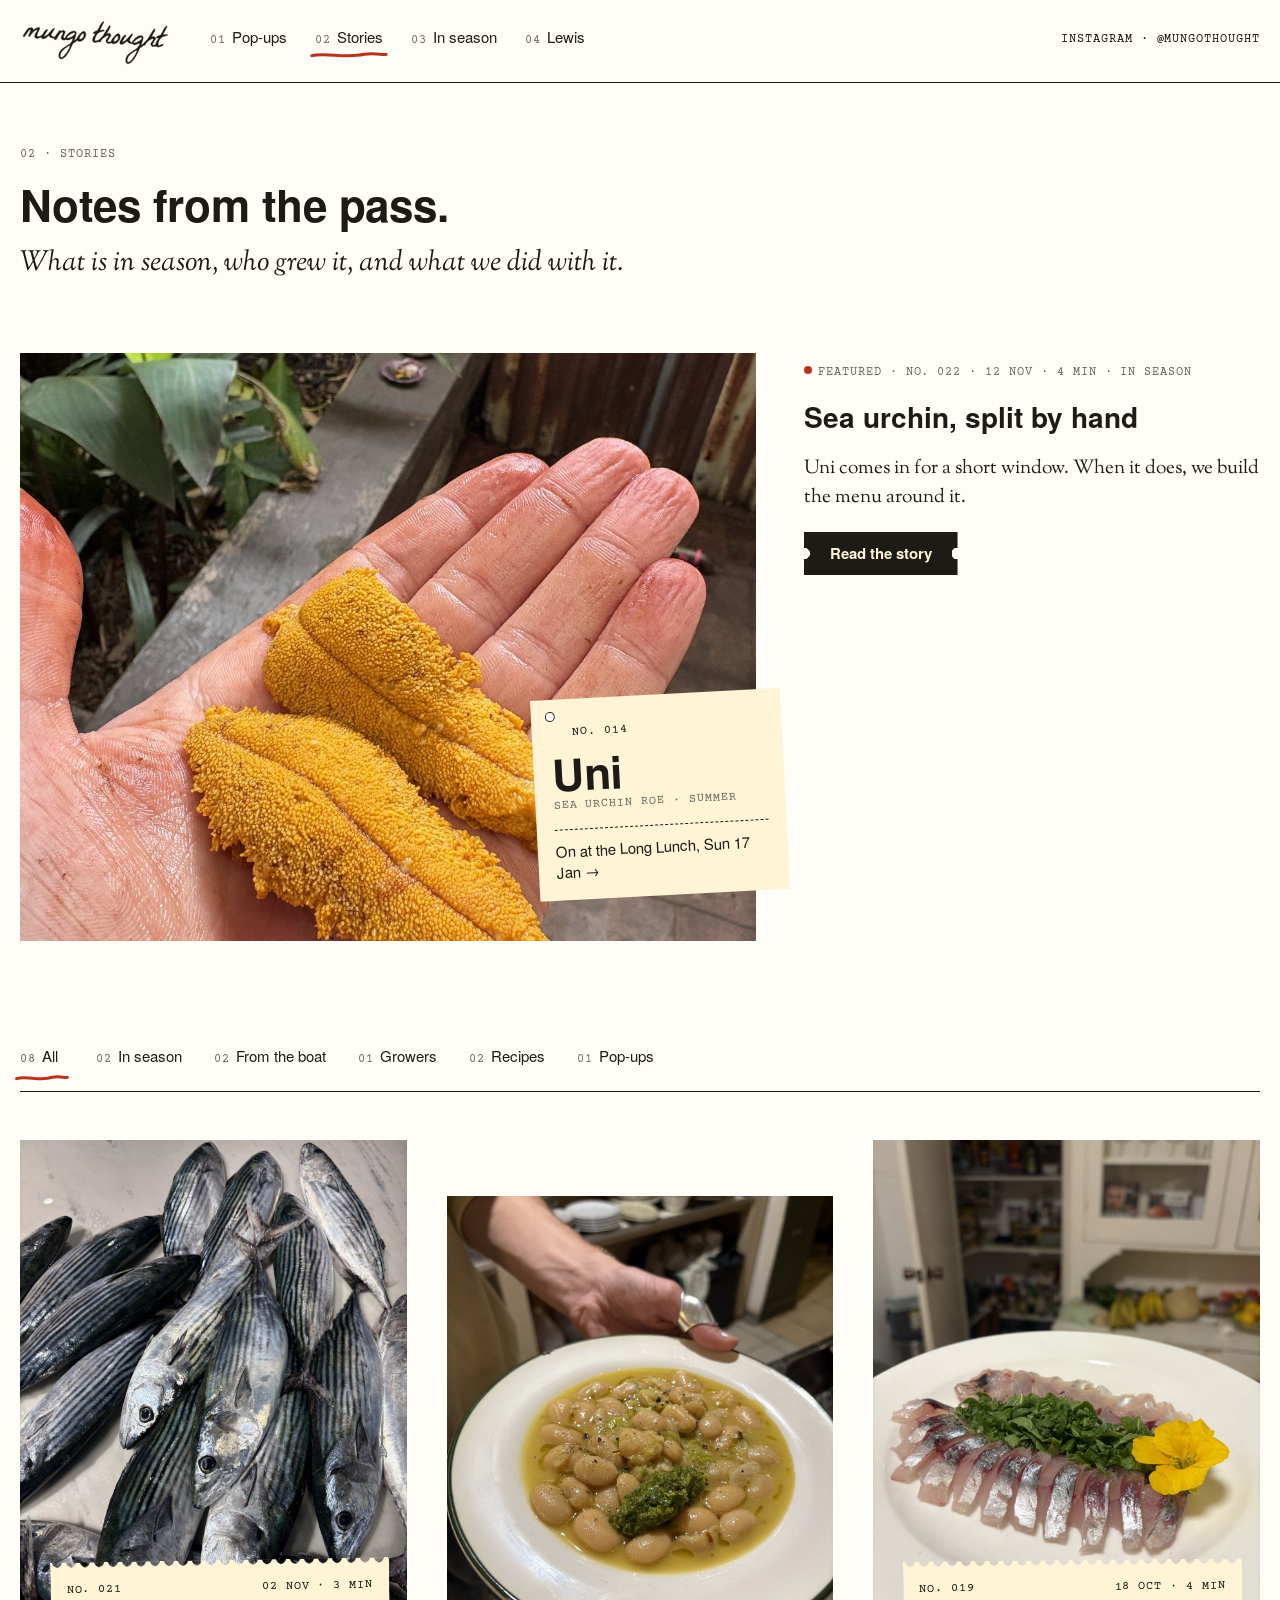
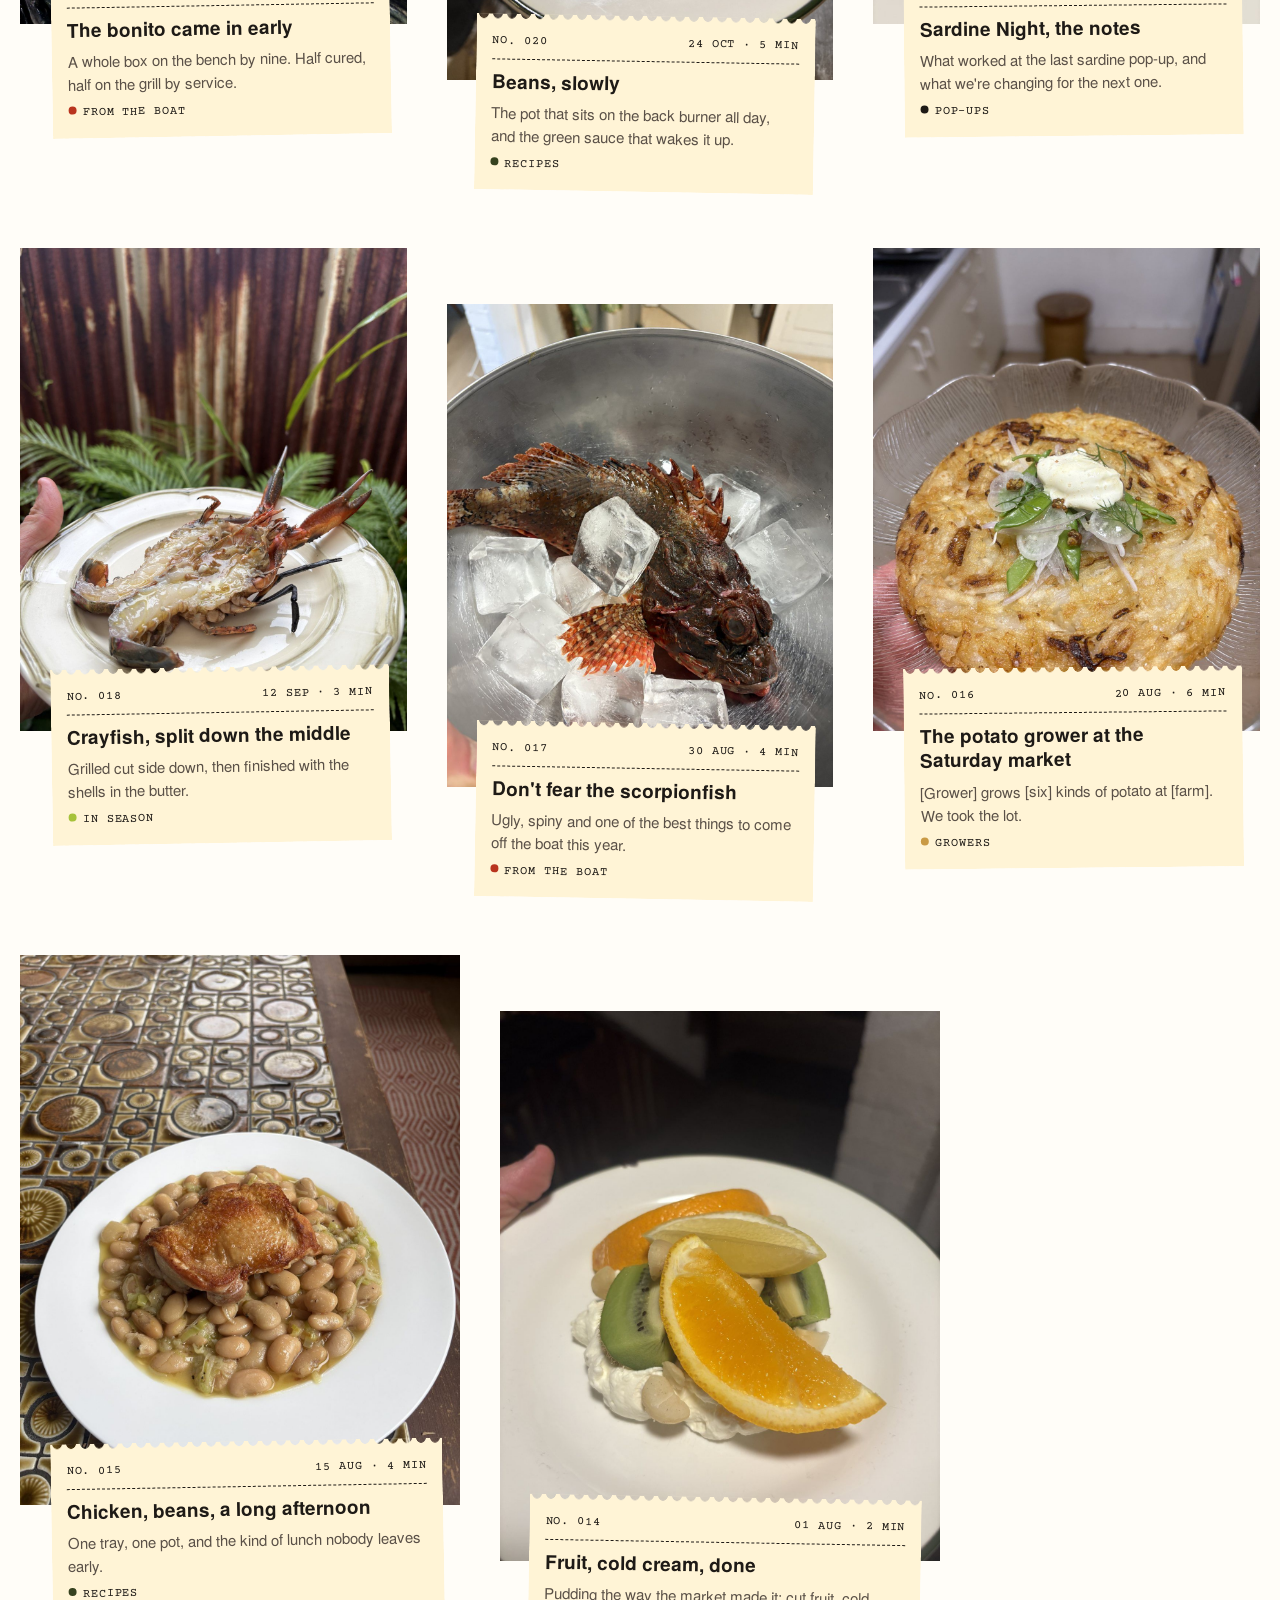
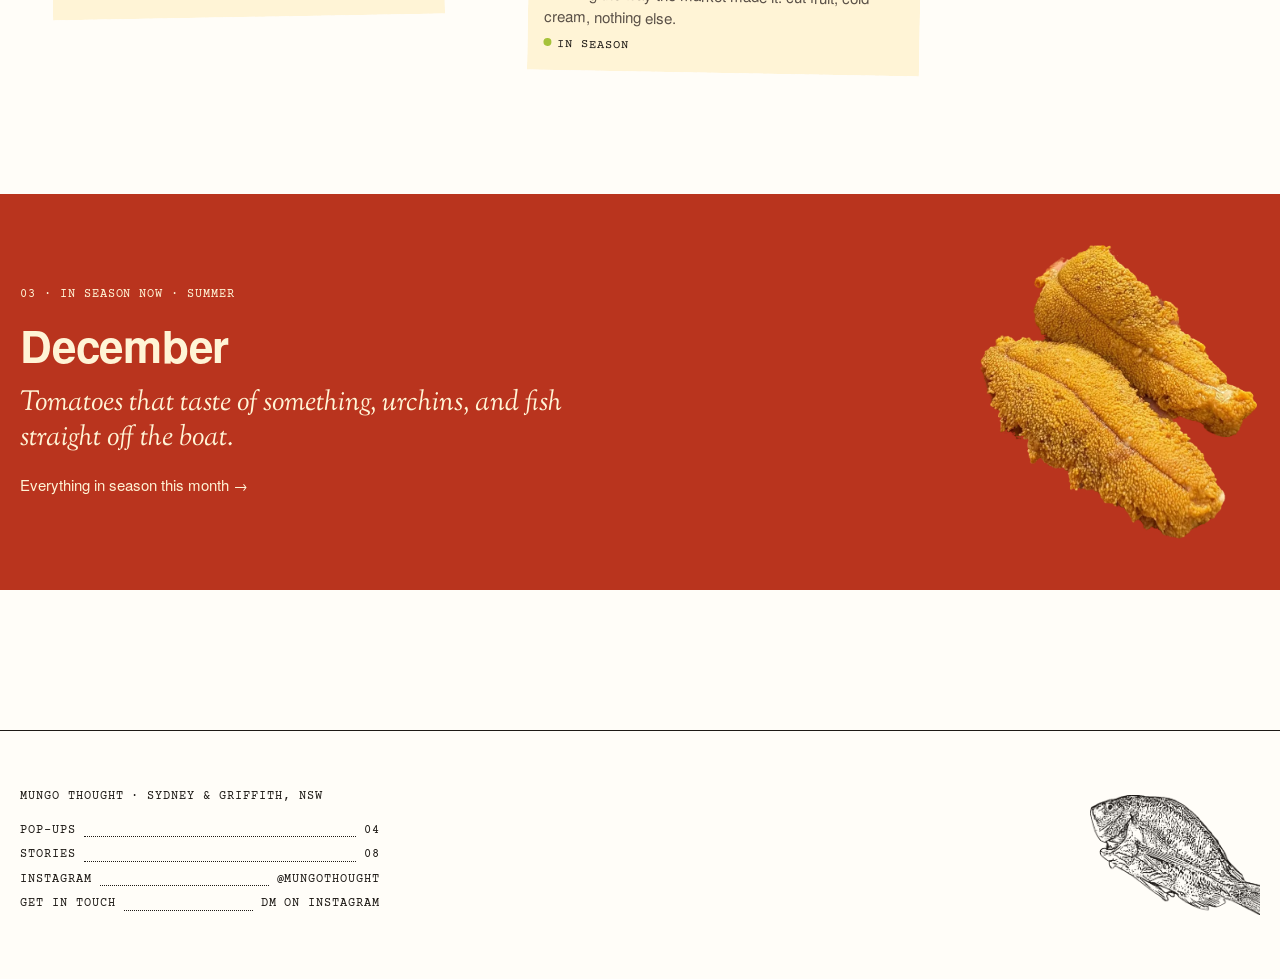
<file: stories/index.html>
<!doctype html>
<html lang="en-AU">
<head>
<meta charset="utf-8">
<meta name="viewport" content="width=device-width, initial-scale=1">
<title>Stories · Mungo Thought</title>
<meta name="description" content="Notes from the pass: what's in season, who grew it, and what Mungo Thought did with it.">
<meta name="theme-color" content="#FFFDF8">
<meta property="og:type" content="website">
<meta property="og:title" content="Stories · Mungo Thought">
<meta property="og:description" content="Notes from the pass: what's in season, who grew it, and what Mungo Thought did with it.">
<meta property="og:image" content="/assets/photos/uni-in-hand.jpg">
<link rel="icon" href="/assets/brand/favicon.svg" type="image/svg+xml">
<link rel="preload" href="/assets/fonts/Heros-Regular.woff2" as="font" type="font/woff2" crossorigin>
<link rel="preload" href="/assets/fonts/CourierPrime-Regular.woff2" as="font" type="font/woff2" crossorigin>
<link rel="stylesheet" href="/assets/css/site.css">
<script src="/assets/js/site.js" defer></script>
</head>
<body>
<a class="skip" href="#main">Skip to content</a>
<div id="top" style="background:#FFFDF8;color:#1E1A16">
<header class="site-header" style="position:sticky;top:0;z-index:50;display:flex;flex-wrap:wrap;align-items:center;gap:10px 36px;padding:14px 20px;background:#FFFDF8;color:#1E1A16;border-bottom:1px solid #1E1A16">
<a href="/" aria-label="mungo thought, home" style="display:block;line-height:0"><img src="/assets/brand/logotype.svg" alt="" width="150" height="95" style="width:150px;height:auto"></a>
<nav aria-label="Main" class="site-nav" style="flex:1 1 auto;min-width:0;display:flex;gap:10px 28px;overflow-x:auto;padding:6px 4px 12px"><a href="/#popups" style="position:relative;display:inline-flex;align-items:baseline;gap:6px;white-space:nowrap;color:#1E1A16;text-decoration:none;font-family:'TeX Gyre Heros', 'Helvetica Neue', Helvetica, Arial, sans-serif;font-weight:400;font-size:15px;line-height:1.5"><span style="font-family:'Courier Prime', 'Courier New', monospace;font-weight:400;font-size:12px;line-height:1.4;letter-spacing:0.08em;text-transform:uppercase;color:#6F675F">01</span>Pop-ups</a><a href="/stories" aria-current="page" style="position:relative;display:inline-flex;align-items:baseline;gap:6px;white-space:nowrap;color:#1E1A16;text-decoration:none;font-family:'TeX Gyre Heros', 'Helvetica Neue', Helvetica, Arial, sans-serif;font-weight:400;font-size:15px;line-height:1.5"><span style="font-family:'Courier Prime', 'Courier New', monospace;font-weight:400;font-size:12px;line-height:1.4;letter-spacing:0.08em;text-transform:uppercase;color:#6F675F">02</span>Stories<svg viewBox="0 0 200 14" preserveAspectRatio="none" aria-hidden="true" style="position:absolute;left:-4px;bottom:-10px;width:calc(100% + 8px);height:10px;overflow:visible;pointer-events:none"><path d="M2 8 C 40 3, 90 12, 140 6 C 170 3, 190 8, 198 6" fill="none" stroke="#B9341E" stroke-width="3" stroke-linecap="round" vector-effect="non-scaling-stroke"></path></svg></a><a href="/in-season" style="position:relative;display:inline-flex;align-items:baseline;gap:6px;white-space:nowrap;color:#1E1A16;text-decoration:none;font-family:'TeX Gyre Heros', 'Helvetica Neue', Helvetica, Arial, sans-serif;font-weight:400;font-size:15px;line-height:1.5"><span style="font-family:'Courier Prime', 'Courier New', monospace;font-weight:400;font-size:12px;line-height:1.4;letter-spacing:0.08em;text-transform:uppercase;color:#6F675F">03</span>In season</a><a href="/lewis" style="position:relative;display:inline-flex;align-items:baseline;gap:6px;white-space:nowrap;color:#1E1A16;text-decoration:none;font-family:'TeX Gyre Heros', 'Helvetica Neue', Helvetica, Arial, sans-serif;font-weight:400;font-size:15px;line-height:1.5"><span style="font-family:'Courier Prime', 'Courier New', monospace;font-weight:400;font-size:12px;line-height:1.4;letter-spacing:0.08em;text-transform:uppercase;color:#6F675F">04</span>Lewis</a></nav>
<a href="https://www.instagram.com/mungothought/" target="_blank" rel="noopener" class="ig-link" style="color:#1E1A16;text-decoration:none;white-space:nowrap;font-family:'Courier Prime', 'Courier New', monospace;font-weight:400;font-size:12px;line-height:1.4;letter-spacing:0.08em;text-transform:uppercase">Instagram · @mungothought</a>
</header>
<main id="main">
<section style="padding:64px 20px 0"><div style="display:flex;flex-direction:column;gap:18px;max-width:900px;scroll-margin-top:96px"><p style="margin:0;font-family:'Courier Prime', 'Courier New', monospace;font-weight:400;font-size:12px;line-height:1.4;letter-spacing:0.08em;text-transform:uppercase;color:#6F675F">02 · Stories</p><h1 style="margin:0;font-family:'TeX Gyre Heros', 'Helvetica Neue', Helvetica, Arial, sans-serif;font-weight:700;font-size:44px;line-height:1.05;letter-spacing:-0.005em">Notes from the pass.</h1><p style="margin:0;max-width:760px;font-family:'Sorts Mill Goudy', Georgia, serif;font-style:italic;font-weight:400;font-size:28px;line-height:1.25">What is in season, who grew it, and what we did with it.</p></div></section><section style="display:flex;flex-wrap:wrap;gap:48px;padding:72px 20px 0;align-items:flex-start">
<figure style="position:relative;flex:1 1 700px;min-width:0;max-width:820px;margin:0">
<a href="/stories/sea-urchin" style="display:block;line-height:0"><img src="/assets/photos/uni-in-hand.jpg" alt="Two tongues of sea urchin roe in an open palm" style="display:block;width:100%;aspect-ratio:5 / 4;object-fit:cover"></a>
<div class="mt-pin" style="position:absolute;right:-24px;bottom:40px"><div style="position:relative;box-sizing:border-box;width:250px;padding:26px 18px 18px;background:#FFF4D6;color:#1E1A16;transform:rotate(-3deg);transform-origin:0 0"><span aria-hidden="true" style="position:absolute;left:14px;top:12px;width:10px;height:10px;border-radius:999px;background:#FFFDF8;box-shadow:inset 0 0 0 1px #1E1A16"></span><div style="padding-left:22px;font-family:'Courier Prime', 'Courier New', monospace;font-weight:400;font-size:12px;line-height:1.4;letter-spacing:0.08em;text-transform:uppercase">No. 014</div><p style="margin:8px 0 2px;font-family:'TeX Gyre Heros', 'Helvetica Neue', Helvetica, Arial, sans-serif;font-weight:700;font-size:44px;line-height:1.05;letter-spacing:-0.005em">Uni</p><div style="font-family:'Courier Prime', 'Courier New', monospace;font-weight:400;font-size:12px;line-height:1.4;letter-spacing:0.08em;text-transform:uppercase;color:#6F675F">Sea urchin roe · summer</div><a href="/#coming-up" style="display:block;margin-top:14px;padding-top:10px;border-top:1px dashed #1E1A16;font-family:'TeX Gyre Heros', 'Helvetica Neue', Helvetica, Arial, sans-serif;font-weight:400;font-size:15px;line-height:1.5;line-height:1.4;color:#1E1A16;text-decoration:none">On at the Long Lunch, Sun 17 Jan →</a></div></div>
</figure>
<div style="flex:1 1 420px;min-width:0;max-width:520px;display:flex;flex-direction:column;gap:20px;padding-top:12px">
<p style="margin:0;font-family:'Courier Prime', 'Courier New', monospace;font-weight:400;font-size:12px;line-height:1.4;letter-spacing:0.08em;text-transform:uppercase;color:#6F675F"><span style="display:inline-block;width:8px;height:8px;border-radius:999px;background:#B9341E;margin-right:6px;vertical-align:1px"></span>Featured · No. 022 · 12 Nov · 4 min · In season</p>
<h2 style="margin:0;font-family:'TeX Gyre Heros', 'Helvetica Neue', Helvetica, Arial, sans-serif;font-weight:700;font-size:28px;line-height:1.15"><a href="/stories/sea-urchin" style="color:#1E1A16;text-decoration:none">Sea urchin, split by hand</a></h2>
<p style="margin:0;font-family:'Sorts Mill Goudy', Georgia, serif;font-weight:400;font-size:19px;line-height:1.55">Uni comes in for a short window. When it does, we build the menu around it.</p>
<div><a href="/stories/sea-urchin" class="mt-ticket" style="display:inline-flex;align-items:center;gap:8px;padding:14px 26px;background:#1E1A16;color:#FFF4D6;text-decoration:none;font-family:'TeX Gyre Heros', 'Helvetica Neue', Helvetica, Arial, sans-serif;font-weight:700;font-size:15px;line-height:1;-webkit-mask:radial-gradient(circle 6px at 0 50%, transparent 97%, #000) left / 51% 100% no-repeat, radial-gradient(circle 6px at 100% 50%, transparent 97%, #000) right / 51% 100% no-repeat;mask:radial-gradient(circle 6px at 0 50%, transparent 97%, #000) left / 51% 100% no-repeat, radial-gradient(circle 6px at 100% 50%, transparent 97%, #000) right / 51% 100% no-repeat">Read the story</a></div>
</div>
</section><nav aria-label="Story topics" style="display:flex;flex-wrap:wrap;gap:8px 32px;margin:96px 20px 0;padding:0 0 18px;border-bottom:1px solid #1E1A16"><button type="button" class="tab" data-tab="All" aria-pressed="true" style="position:relative;display:inline-flex;align-items:baseline;gap:6px;background:none;border:0;padding:8px 0 4px;cursor:pointer;color:#1E1A16;font-family:'TeX Gyre Heros', 'Helvetica Neue', Helvetica, Arial, sans-serif;font-weight:400;font-size:15px;line-height:1.5"><span style="font-family:'Courier Prime', 'Courier New', monospace;font-weight:400;font-size:12px;line-height:1.4;letter-spacing:0.08em;text-transform:uppercase;color:#6F675F">08</span>All<span class="u"><svg viewBox="0 0 200 14" preserveAspectRatio="none" aria-hidden="true" style="position:absolute;left:-4px;bottom:-10px;width:calc(100% + 8px);height:10px;overflow:visible;pointer-events:none"><path d="M2 8 C 40 3, 90 12, 140 6 C 170 3, 190 8, 198 6" fill="none" stroke="#B9341E" stroke-width="3" stroke-linecap="round" vector-effect="non-scaling-stroke"></path></svg></span></button><button type="button" class="tab" data-tab="In season" aria-pressed="false" style="position:relative;display:inline-flex;align-items:baseline;gap:6px;background:none;border:0;padding:8px 0 4px;cursor:pointer;color:#1E1A16;font-family:'TeX Gyre Heros', 'Helvetica Neue', Helvetica, Arial, sans-serif;font-weight:400;font-size:15px;line-height:1.5"><span style="font-family:'Courier Prime', 'Courier New', monospace;font-weight:400;font-size:12px;line-height:1.4;letter-spacing:0.08em;text-transform:uppercase;color:#6F675F">02</span>In season<span class="u"><svg viewBox="0 0 200 14" preserveAspectRatio="none" aria-hidden="true" style="position:absolute;left:-4px;bottom:-10px;width:calc(100% + 8px);height:10px;overflow:visible;pointer-events:none"><path d="M2 8 C 40 3, 90 12, 140 6 C 170 3, 190 8, 198 6" fill="none" stroke="#B9341E" stroke-width="3" stroke-linecap="round" vector-effect="non-scaling-stroke"></path></svg></span></button><button type="button" class="tab" data-tab="From the boat" aria-pressed="false" style="position:relative;display:inline-flex;align-items:baseline;gap:6px;background:none;border:0;padding:8px 0 4px;cursor:pointer;color:#1E1A16;font-family:'TeX Gyre Heros', 'Helvetica Neue', Helvetica, Arial, sans-serif;font-weight:400;font-size:15px;line-height:1.5"><span style="font-family:'Courier Prime', 'Courier New', monospace;font-weight:400;font-size:12px;line-height:1.4;letter-spacing:0.08em;text-transform:uppercase;color:#6F675F">02</span>From the boat<span class="u"><svg viewBox="0 0 200 14" preserveAspectRatio="none" aria-hidden="true" style="position:absolute;left:-4px;bottom:-10px;width:calc(100% + 8px);height:10px;overflow:visible;pointer-events:none"><path d="M2 8 C 40 3, 90 12, 140 6 C 170 3, 190 8, 198 6" fill="none" stroke="#B9341E" stroke-width="3" stroke-linecap="round" vector-effect="non-scaling-stroke"></path></svg></span></button><button type="button" class="tab" data-tab="Growers" aria-pressed="false" style="position:relative;display:inline-flex;align-items:baseline;gap:6px;background:none;border:0;padding:8px 0 4px;cursor:pointer;color:#1E1A16;font-family:'TeX Gyre Heros', 'Helvetica Neue', Helvetica, Arial, sans-serif;font-weight:400;font-size:15px;line-height:1.5"><span style="font-family:'Courier Prime', 'Courier New', monospace;font-weight:400;font-size:12px;line-height:1.4;letter-spacing:0.08em;text-transform:uppercase;color:#6F675F">01</span>Growers<span class="u"><svg viewBox="0 0 200 14" preserveAspectRatio="none" aria-hidden="true" style="position:absolute;left:-4px;bottom:-10px;width:calc(100% + 8px);height:10px;overflow:visible;pointer-events:none"><path d="M2 8 C 40 3, 90 12, 140 6 C 170 3, 190 8, 198 6" fill="none" stroke="#B9341E" stroke-width="3" stroke-linecap="round" vector-effect="non-scaling-stroke"></path></svg></span></button><button type="button" class="tab" data-tab="Recipes" aria-pressed="false" style="position:relative;display:inline-flex;align-items:baseline;gap:6px;background:none;border:0;padding:8px 0 4px;cursor:pointer;color:#1E1A16;font-family:'TeX Gyre Heros', 'Helvetica Neue', Helvetica, Arial, sans-serif;font-weight:400;font-size:15px;line-height:1.5"><span style="font-family:'Courier Prime', 'Courier New', monospace;font-weight:400;font-size:12px;line-height:1.4;letter-spacing:0.08em;text-transform:uppercase;color:#6F675F">02</span>Recipes<span class="u"><svg viewBox="0 0 200 14" preserveAspectRatio="none" aria-hidden="true" style="position:absolute;left:-4px;bottom:-10px;width:calc(100% + 8px);height:10px;overflow:visible;pointer-events:none"><path d="M2 8 C 40 3, 90 12, 140 6 C 170 3, 190 8, 198 6" fill="none" stroke="#B9341E" stroke-width="3" stroke-linecap="round" vector-effect="non-scaling-stroke"></path></svg></span></button><button type="button" class="tab" data-tab="Pop-ups" aria-pressed="false" style="position:relative;display:inline-flex;align-items:baseline;gap:6px;background:none;border:0;padding:8px 0 4px;cursor:pointer;color:#1E1A16;font-family:'TeX Gyre Heros', 'Helvetica Neue', Helvetica, Arial, sans-serif;font-weight:400;font-size:15px;line-height:1.5"><span style="font-family:'Courier Prime', 'Courier New', monospace;font-weight:400;font-size:12px;line-height:1.4;letter-spacing:0.08em;text-transform:uppercase;color:#6F675F">01</span>Pop-ups<span class="u"><svg viewBox="0 0 200 14" preserveAspectRatio="none" aria-hidden="true" style="position:absolute;left:-4px;bottom:-10px;width:calc(100% + 8px);height:10px;overflow:visible;pointer-events:none"><path d="M2 8 C 40 3, 90 12, 140 6 C 170 3, 190 8, 198 6" fill="none" stroke="#B9341E" stroke-width="3" stroke-linecap="round" vector-effect="non-scaling-stroke"></path></svg></span></button></nav><p class="empty" hidden style="margin:0;padding:80px 20px;text-align:center;font-family:'Sorts Mill Goudy', Georgia, serif;font-style:italic;font-weight:400;font-size:28px;line-height:1.25;color:#5A5047">Nothing under <span class="empty-name"></span> yet. The first one's being written.</p>
<div class="story-grid" style="display:flex;flex-wrap:wrap;gap:56px 40px;padding:48px 20px 0;align-items:flex-start"><div class="mt-card" data-topic="From the boat" style="--tilt:-1deg;flex:1 1 360px;min-width:0;max-width:440px;margin-top:var(--drop,0px)"><a href="/stories/sea-urchin" style="display:flex;flex-direction:column;color:#1E1A16;text-decoration:none"><img src="/assets/photos/bonito-pile.jpg" alt="A pile of bonito on a steel bench" style="display:block;width:100%;aspect-ratio:4 / 5;object-fit:cover"><div style="margin:-64px 18px 0 30px;position:relative"><div style="position:relative;box-sizing:border-box;background:#FFF4D6;color:#1E1A16;padding:20px 16px 16px;transform:rotate(var(--tilt));transform-origin:50% 0;-webkit-mask:radial-gradient(circle at 7px 0, transparent 4.5px, #000 5px) 0 0 / 14px 100% repeat-x;mask:radial-gradient(circle at 7px 0, transparent 4.5px, #000 5px) 0 0 / 14px 100% repeat-x"><div style="display:flex;justify-content:space-between;gap:12px;padding-bottom:8px;margin-bottom:10px;border-bottom:1px dashed #1E1A16;font-family:'Courier Prime', 'Courier New', monospace;font-weight:400;font-size:12px;line-height:1.4;letter-spacing:0.08em;text-transform:uppercase"><span>No. 021</span><span>02 Nov · 3 min</span></div><p style="margin:0 0 8px;font-family:'TeX Gyre Heros', 'Helvetica Neue', Helvetica, Arial, sans-serif;font-weight:700;font-size:19px;line-height:1.3">The bonito came in early</p><p style="margin:0;font-family:'TeX Gyre Heros', 'Helvetica Neue', Helvetica, Arial, sans-serif;font-weight:400;font-size:15px;line-height:1.5;color:#5A5047">A whole box on the bench by nine. Half cured, half on the grill by service.</p><div style="margin-top:10px;font-family:'Courier Prime', 'Courier New', monospace;font-weight:400;font-size:12px;line-height:1.4;letter-spacing:0.08em;text-transform:uppercase"><span style="display:inline-block;width:8px;height:8px;border-radius:999px;background:#B9341E;margin-right:6px;vertical-align:1px"></span>From the boat</div></div></div></a></div><div class="mt-card drop" data-topic="Recipes" style="--tilt:1deg;flex:1 1 360px;min-width:0;max-width:440px;margin-top:var(--drop,0px)"><a href="/stories/sea-urchin" style="display:flex;flex-direction:column;color:#1E1A16;text-decoration:none"><img src="/assets/photos/beans-salsa-verde.jpg" alt="White beans with salsa verde in a bowl, held out across the pass" style="display:block;width:100%;aspect-ratio:4 / 5;object-fit:cover"><div style="margin:-64px 18px 0 30px;position:relative"><div style="position:relative;box-sizing:border-box;background:#FFF4D6;color:#1E1A16;padding:20px 16px 16px;transform:rotate(var(--tilt));transform-origin:50% 0;-webkit-mask:radial-gradient(circle at 7px 0, transparent 4.5px, #000 5px) 0 0 / 14px 100% repeat-x;mask:radial-gradient(circle at 7px 0, transparent 4.5px, #000 5px) 0 0 / 14px 100% repeat-x"><div style="display:flex;justify-content:space-between;gap:12px;padding-bottom:8px;margin-bottom:10px;border-bottom:1px dashed #1E1A16;font-family:'Courier Prime', 'Courier New', monospace;font-weight:400;font-size:12px;line-height:1.4;letter-spacing:0.08em;text-transform:uppercase"><span>No. 020</span><span>24 Oct · 5 min</span></div><p style="margin:0 0 8px;font-family:'TeX Gyre Heros', 'Helvetica Neue', Helvetica, Arial, sans-serif;font-weight:700;font-size:19px;line-height:1.3">Beans, slowly</p><p style="margin:0;font-family:'TeX Gyre Heros', 'Helvetica Neue', Helvetica, Arial, sans-serif;font-weight:400;font-size:15px;line-height:1.5;color:#5A5047">The pot that sits on the back burner all day, and the green sauce that wakes it up.</p><div style="margin-top:10px;font-family:'Courier Prime', 'Courier New', monospace;font-weight:400;font-size:12px;line-height:1.4;letter-spacing:0.08em;text-transform:uppercase"><span style="display:inline-block;width:8px;height:8px;border-radius:999px;background:#36421F;margin-right:6px;vertical-align:1px"></span>Recipes</div></div></div></a></div><div class="mt-card" data-topic="Pop-ups" style="--tilt:-0.6deg;flex:1 1 360px;min-width:0;max-width:440px;margin-top:var(--drop,0px)"><a href="/stories/sea-urchin" style="display:flex;flex-direction:column;color:#1E1A16;text-decoration:none"><img src="/assets/photos/sardines-nasturtium.jpg" alt="Cured sardines with nasturtium leaves" style="display:block;width:100%;aspect-ratio:4 / 5;object-fit:cover"><div style="margin:-64px 18px 0 30px;position:relative"><div style="position:relative;box-sizing:border-box;background:#FFF4D6;color:#1E1A16;padding:20px 16px 16px;transform:rotate(var(--tilt));transform-origin:50% 0;-webkit-mask:radial-gradient(circle at 7px 0, transparent 4.5px, #000 5px) 0 0 / 14px 100% repeat-x;mask:radial-gradient(circle at 7px 0, transparent 4.5px, #000 5px) 0 0 / 14px 100% repeat-x"><div style="display:flex;justify-content:space-between;gap:12px;padding-bottom:8px;margin-bottom:10px;border-bottom:1px dashed #1E1A16;font-family:'Courier Prime', 'Courier New', monospace;font-weight:400;font-size:12px;line-height:1.4;letter-spacing:0.08em;text-transform:uppercase"><span>No. 019</span><span>18 Oct · 4 min</span></div><p style="margin:0 0 8px;font-family:'TeX Gyre Heros', 'Helvetica Neue', Helvetica, Arial, sans-serif;font-weight:700;font-size:19px;line-height:1.3">Sardine Night, the notes</p><p style="margin:0;font-family:'TeX Gyre Heros', 'Helvetica Neue', Helvetica, Arial, sans-serif;font-weight:400;font-size:15px;line-height:1.5;color:#5A5047">What worked at the last sardine pop-up, and what we're changing for the next one.</p><div style="margin-top:10px;font-family:'Courier Prime', 'Courier New', monospace;font-weight:400;font-size:12px;line-height:1.4;letter-spacing:0.08em;text-transform:uppercase"><span style="display:inline-block;width:8px;height:8px;border-radius:999px;background:#1E1A16;margin-right:6px;vertical-align:1px"></span>Pop-ups</div></div></div></a></div><div class="mt-card" data-topic="In season" style="--tilt:-1deg;flex:1 1 360px;min-width:0;max-width:440px;margin-top:var(--drop,0px)"><a href="/stories/sea-urchin" style="display:flex;flex-direction:column;color:#1E1A16;text-decoration:none"><img src="/assets/photos/crayfish-fern-plate.jpg" alt="A split crayfish on a plate among ferns" style="display:block;width:100%;aspect-ratio:4 / 5;object-fit:cover"><div style="margin:-64px 18px 0 30px;position:relative"><div style="position:relative;box-sizing:border-box;background:#FFF4D6;color:#1E1A16;padding:20px 16px 16px;transform:rotate(var(--tilt));transform-origin:50% 0;-webkit-mask:radial-gradient(circle at 7px 0, transparent 4.5px, #000 5px) 0 0 / 14px 100% repeat-x;mask:radial-gradient(circle at 7px 0, transparent 4.5px, #000 5px) 0 0 / 14px 100% repeat-x"><div style="display:flex;justify-content:space-between;gap:12px;padding-bottom:8px;margin-bottom:10px;border-bottom:1px dashed #1E1A16;font-family:'Courier Prime', 'Courier New', monospace;font-weight:400;font-size:12px;line-height:1.4;letter-spacing:0.08em;text-transform:uppercase"><span>No. 018</span><span>12 Sep · 3 min</span></div><p style="margin:0 0 8px;font-family:'TeX Gyre Heros', 'Helvetica Neue', Helvetica, Arial, sans-serif;font-weight:700;font-size:19px;line-height:1.3">Crayfish, split down the middle</p><p style="margin:0;font-family:'TeX Gyre Heros', 'Helvetica Neue', Helvetica, Arial, sans-serif;font-weight:400;font-size:15px;line-height:1.5;color:#5A5047">Grilled cut side down, then finished with the shells in the butter.</p><div style="margin-top:10px;font-family:'Courier Prime', 'Courier New', monospace;font-weight:400;font-size:12px;line-height:1.4;letter-spacing:0.08em;text-transform:uppercase"><span style="display:inline-block;width:8px;height:8px;border-radius:999px;background:#A6C23A;margin-right:6px;vertical-align:1px"></span>In season</div></div></div></a></div><div class="mt-card drop" data-topic="From the boat" style="--tilt:1deg;flex:1 1 360px;min-width:0;max-width:440px;margin-top:var(--drop,0px)"><a href="/stories/sea-urchin" style="display:flex;flex-direction:column;color:#1E1A16;text-decoration:none"><img src="/assets/photos/scorpionfish-on-ice.jpg" alt="A scorpionfish on ice in a steel bowl" style="display:block;width:100%;aspect-ratio:4 / 5;object-fit:cover"><div style="margin:-64px 18px 0 30px;position:relative"><div style="position:relative;box-sizing:border-box;background:#FFF4D6;color:#1E1A16;padding:20px 16px 16px;transform:rotate(var(--tilt));transform-origin:50% 0;-webkit-mask:radial-gradient(circle at 7px 0, transparent 4.5px, #000 5px) 0 0 / 14px 100% repeat-x;mask:radial-gradient(circle at 7px 0, transparent 4.5px, #000 5px) 0 0 / 14px 100% repeat-x"><div style="display:flex;justify-content:space-between;gap:12px;padding-bottom:8px;margin-bottom:10px;border-bottom:1px dashed #1E1A16;font-family:'Courier Prime', 'Courier New', monospace;font-weight:400;font-size:12px;line-height:1.4;letter-spacing:0.08em;text-transform:uppercase"><span>No. 017</span><span>30 Aug · 4 min</span></div><p style="margin:0 0 8px;font-family:'TeX Gyre Heros', 'Helvetica Neue', Helvetica, Arial, sans-serif;font-weight:700;font-size:19px;line-height:1.3">Don't fear the scorpionfish</p><p style="margin:0;font-family:'TeX Gyre Heros', 'Helvetica Neue', Helvetica, Arial, sans-serif;font-weight:400;font-size:15px;line-height:1.5;color:#5A5047">Ugly, spiny and one of the best things to come off the boat this year.</p><div style="margin-top:10px;font-family:'Courier Prime', 'Courier New', monospace;font-weight:400;font-size:12px;line-height:1.4;letter-spacing:0.08em;text-transform:uppercase"><span style="display:inline-block;width:8px;height:8px;border-radius:999px;background:#B9341E;margin-right:6px;vertical-align:1px"></span>From the boat</div></div></div></a></div><div class="mt-card" data-topic="Growers" style="--tilt:-0.6deg;flex:1 1 360px;min-width:0;max-width:440px;margin-top:var(--drop,0px)"><a href="/stories/sea-urchin" style="display:flex;flex-direction:column;color:#1E1A16;text-decoration:none"><img src="/assets/photos/rosti-creme-fraiche.jpg" alt="A golden potato rösti with crème fraîche" style="display:block;width:100%;aspect-ratio:4 / 5;object-fit:cover"><div style="margin:-64px 18px 0 30px;position:relative"><div style="position:relative;box-sizing:border-box;background:#FFF4D6;color:#1E1A16;padding:20px 16px 16px;transform:rotate(var(--tilt));transform-origin:50% 0;-webkit-mask:radial-gradient(circle at 7px 0, transparent 4.5px, #000 5px) 0 0 / 14px 100% repeat-x;mask:radial-gradient(circle at 7px 0, transparent 4.5px, #000 5px) 0 0 / 14px 100% repeat-x"><div style="display:flex;justify-content:space-between;gap:12px;padding-bottom:8px;margin-bottom:10px;border-bottom:1px dashed #1E1A16;font-family:'Courier Prime', 'Courier New', monospace;font-weight:400;font-size:12px;line-height:1.4;letter-spacing:0.08em;text-transform:uppercase"><span>No. 016</span><span>20 Aug · 6 min</span></div><p style="margin:0 0 8px;font-family:'TeX Gyre Heros', 'Helvetica Neue', Helvetica, Arial, sans-serif;font-weight:700;font-size:19px;line-height:1.3">The potato grower at the Saturday market</p><p style="margin:0;font-family:'TeX Gyre Heros', 'Helvetica Neue', Helvetica, Arial, sans-serif;font-weight:400;font-size:15px;line-height:1.5;color:#5A5047">[Grower] grows [six] kinds of potato at [farm]. We took the lot.</p><div style="margin-top:10px;font-family:'Courier Prime', 'Courier New', monospace;font-weight:400;font-size:12px;line-height:1.4;letter-spacing:0.08em;text-transform:uppercase"><span style="display:inline-block;width:8px;height:8px;border-radius:999px;background:#C99A45;margin-right:6px;vertical-align:1px"></span>Growers</div></div></div></a></div><div class="mt-card" data-topic="Recipes" style="--tilt:-1deg;flex:1 1 360px;min-width:0;max-width:440px;margin-top:var(--drop,0px)"><a href="/stories/sea-urchin" style="display:flex;flex-direction:column;color:#1E1A16;text-decoration:none"><img src="/assets/photos/chicken-white-beans.jpg" alt="Roast chicken thigh on white beans" style="display:block;width:100%;aspect-ratio:4 / 5;object-fit:cover"><div style="margin:-64px 18px 0 30px;position:relative"><div style="position:relative;box-sizing:border-box;background:#FFF4D6;color:#1E1A16;padding:20px 16px 16px;transform:rotate(var(--tilt));transform-origin:50% 0;-webkit-mask:radial-gradient(circle at 7px 0, transparent 4.5px, #000 5px) 0 0 / 14px 100% repeat-x;mask:radial-gradient(circle at 7px 0, transparent 4.5px, #000 5px) 0 0 / 14px 100% repeat-x"><div style="display:flex;justify-content:space-between;gap:12px;padding-bottom:8px;margin-bottom:10px;border-bottom:1px dashed #1E1A16;font-family:'Courier Prime', 'Courier New', monospace;font-weight:400;font-size:12px;line-height:1.4;letter-spacing:0.08em;text-transform:uppercase"><span>No. 015</span><span>15 Aug · 4 min</span></div><p style="margin:0 0 8px;font-family:'TeX Gyre Heros', 'Helvetica Neue', Helvetica, Arial, sans-serif;font-weight:700;font-size:19px;line-height:1.3">Chicken, beans, a long afternoon</p><p style="margin:0;font-family:'TeX Gyre Heros', 'Helvetica Neue', Helvetica, Arial, sans-serif;font-weight:400;font-size:15px;line-height:1.5;color:#5A5047">One tray, one pot, and the kind of lunch nobody leaves early.</p><div style="margin-top:10px;font-family:'Courier Prime', 'Courier New', monospace;font-weight:400;font-size:12px;line-height:1.4;letter-spacing:0.08em;text-transform:uppercase"><span style="display:inline-block;width:8px;height:8px;border-radius:999px;background:#36421F;margin-right:6px;vertical-align:1px"></span>Recipes</div></div></div></a></div><div class="mt-card drop" data-topic="In season" style="--tilt:1deg;flex:1 1 360px;min-width:0;max-width:440px;margin-top:var(--drop,0px)"><a href="/stories/sea-urchin" style="display:flex;flex-direction:column;color:#1E1A16;text-decoration:none"><img src="/assets/photos/fruit-cream-orange.jpg" alt="Orange and kiwi over cream on a white plate" style="display:block;width:100%;aspect-ratio:4 / 5;object-fit:cover"><div style="margin:-64px 18px 0 30px;position:relative"><div style="position:relative;box-sizing:border-box;background:#FFF4D6;color:#1E1A16;padding:20px 16px 16px;transform:rotate(var(--tilt));transform-origin:50% 0;-webkit-mask:radial-gradient(circle at 7px 0, transparent 4.5px, #000 5px) 0 0 / 14px 100% repeat-x;mask:radial-gradient(circle at 7px 0, transparent 4.5px, #000 5px) 0 0 / 14px 100% repeat-x"><div style="display:flex;justify-content:space-between;gap:12px;padding-bottom:8px;margin-bottom:10px;border-bottom:1px dashed #1E1A16;font-family:'Courier Prime', 'Courier New', monospace;font-weight:400;font-size:12px;line-height:1.4;letter-spacing:0.08em;text-transform:uppercase"><span>No. 014</span><span>01 Aug · 2 min</span></div><p style="margin:0 0 8px;font-family:'TeX Gyre Heros', 'Helvetica Neue', Helvetica, Arial, sans-serif;font-weight:700;font-size:19px;line-height:1.3">Fruit, cold cream, done</p><p style="margin:0;font-family:'TeX Gyre Heros', 'Helvetica Neue', Helvetica, Arial, sans-serif;font-weight:400;font-size:15px;line-height:1.5;color:#5A5047">Pudding the way the market made it: cut fruit, cold cream, nothing else.</p><div style="margin-top:10px;font-family:'Courier Prime', 'Courier New', monospace;font-weight:400;font-size:12px;line-height:1.4;letter-spacing:0.08em;text-transform:uppercase"><span style="display:inline-block;width:8px;height:8px;border-radius:999px;background:#A6C23A;margin-right:6px;vertical-align:1px"></span>In season</div></div></div></a></div></div><a href="/in-season" data-season-scope data-mode="now" style="--ground:#A6C23A;--on:#1E1A16;display:flex;flex-wrap:wrap;align-items:center;justify-content:space-between;gap:24px 40px;margin:120px 0 0;padding:48px 20px;background:var(--ground);color:var(--on);text-decoration:none">
<div style="display:flex;flex-direction:column;gap:18px;max-width:560px">
<p style="margin:0;font-family:'Courier Prime', 'Courier New', monospace;font-weight:400;font-size:12px;line-height:1.4;letter-spacing:0.08em;text-transform:uppercase">03 · In season now · <span data-bind="seasonName">Spring</span></p>
<p style="margin:0;font-family:'TeX Gyre Heros', 'Helvetica Neue', Helvetica, Arial, sans-serif;font-weight:700;font-size:44px;line-height:1.05;letter-spacing:-0.005em" data-bind="monthName">November</p>
<p style="margin:0;font-family:'Sorts Mill Goudy', Georgia, serif;font-style:italic;font-weight:400;font-size:28px;line-height:1.25" data-bind="line">Broad beans in the pod, the first bream, asparagus by the bunch.</p>
<p style="margin:0;font-family:'TeX Gyre Heros', 'Helvetica Neue', Helvetica, Arial, sans-serif;font-weight:400;font-size:15px;line-height:1.5">Everything in season this month →</p>
</div>
<div><img data-season-only="summer" hidden src="/assets/cutouts/uni.webp" alt="Two tongues of sea urchin roe" loading="lazy" style="display:block;height:min(300px,50vw);width:auto;max-width:min(100%,84vw);object-fit:contain"><img data-season-only="autumn" hidden src="/assets/cutouts/crayfish.webp" alt="A split crayfish on a white plate" loading="lazy" style="display:block;height:min(300px,50vw);width:auto;max-width:min(100%,84vw);object-fit:contain"><img data-season-only="winter" hidden src="/assets/cutouts/chicken.webp" alt="Roast chicken thigh on white beans" loading="lazy" style="display:block;height:min(300px,50vw);width:auto;max-width:min(100%,84vw);object-fit:contain"><img data-season-only="spring" src="/assets/cutouts/bream.webp" alt="A whole bream" loading="lazy" style="display:block;height:min(300px,50vw);width:auto;max-width:min(100%,84vw);object-fit:contain"></div>
</a>
</main>
<footer style="position:relative;margin-top:140px;padding:56px 20px 64px;border-top:1px solid #1E1A16">
<div style="display:flex;flex-wrap:wrap;gap:40px 80px;align-items:flex-end;justify-content:space-between">
<div style="flex:0 1 360px;display:flex;flex-direction:column;gap:4px;font-family:'Courier Prime', 'Courier New', monospace;font-weight:400;font-size:12px;line-height:1.4;letter-spacing:0.08em;text-transform:uppercase;line-height:1.7">
<p style="margin:0 0 10px">Mungo Thought · Sydney &amp; Griffith, NSW</p>
<div style="display:flex;gap:8px"><a href="/#popups" style="color:#1E1A16;text-decoration:none">Pop-ups</a><span style="flex:1;border-bottom:1px dotted #1E1A16;transform:translateY(-4px)"></span><a href="/#popups" style="color:#1E1A16;text-decoration:none">04</a></div><div style="display:flex;gap:8px"><a href="/stories" style="color:#1E1A16;text-decoration:none">Stories</a><span style="flex:1;border-bottom:1px dotted #1E1A16;transform:translateY(-4px)"></span><a href="/stories" style="color:#1E1A16;text-decoration:none">08</a></div><div style="display:flex;gap:8px"><a href="https://www.instagram.com/mungothought/" target="_blank" rel="noopener" style="color:#1E1A16;text-decoration:none">Instagram</a><span style="flex:1;border-bottom:1px dotted #1E1A16;transform:translateY(-4px)"></span><a href="https://www.instagram.com/mungothought/" target="_blank" rel="noopener" style="color:#1E1A16;text-decoration:none">@mungothought</a></div><div style="display:flex;gap:8px"><a href="https://www.instagram.com/mungothought/" target="_blank" rel="noopener" style="color:#1E1A16;text-decoration:none">Get in touch</a><span style="flex:1;border-bottom:1px dotted #1E1A16;transform:translateY(-4px)"></span><a href="https://www.instagram.com/mungothought/" target="_blank" rel="noopener" style="color:#1E1A16;text-decoration:none">DM on Instagram</a></div>
</div>
<img src="/assets/drawings/bream-ink.webp" alt="" aria-hidden="true" style="width:170px;height:auto">
</div>
</footer>
</div>
</body>
</html>
</file>
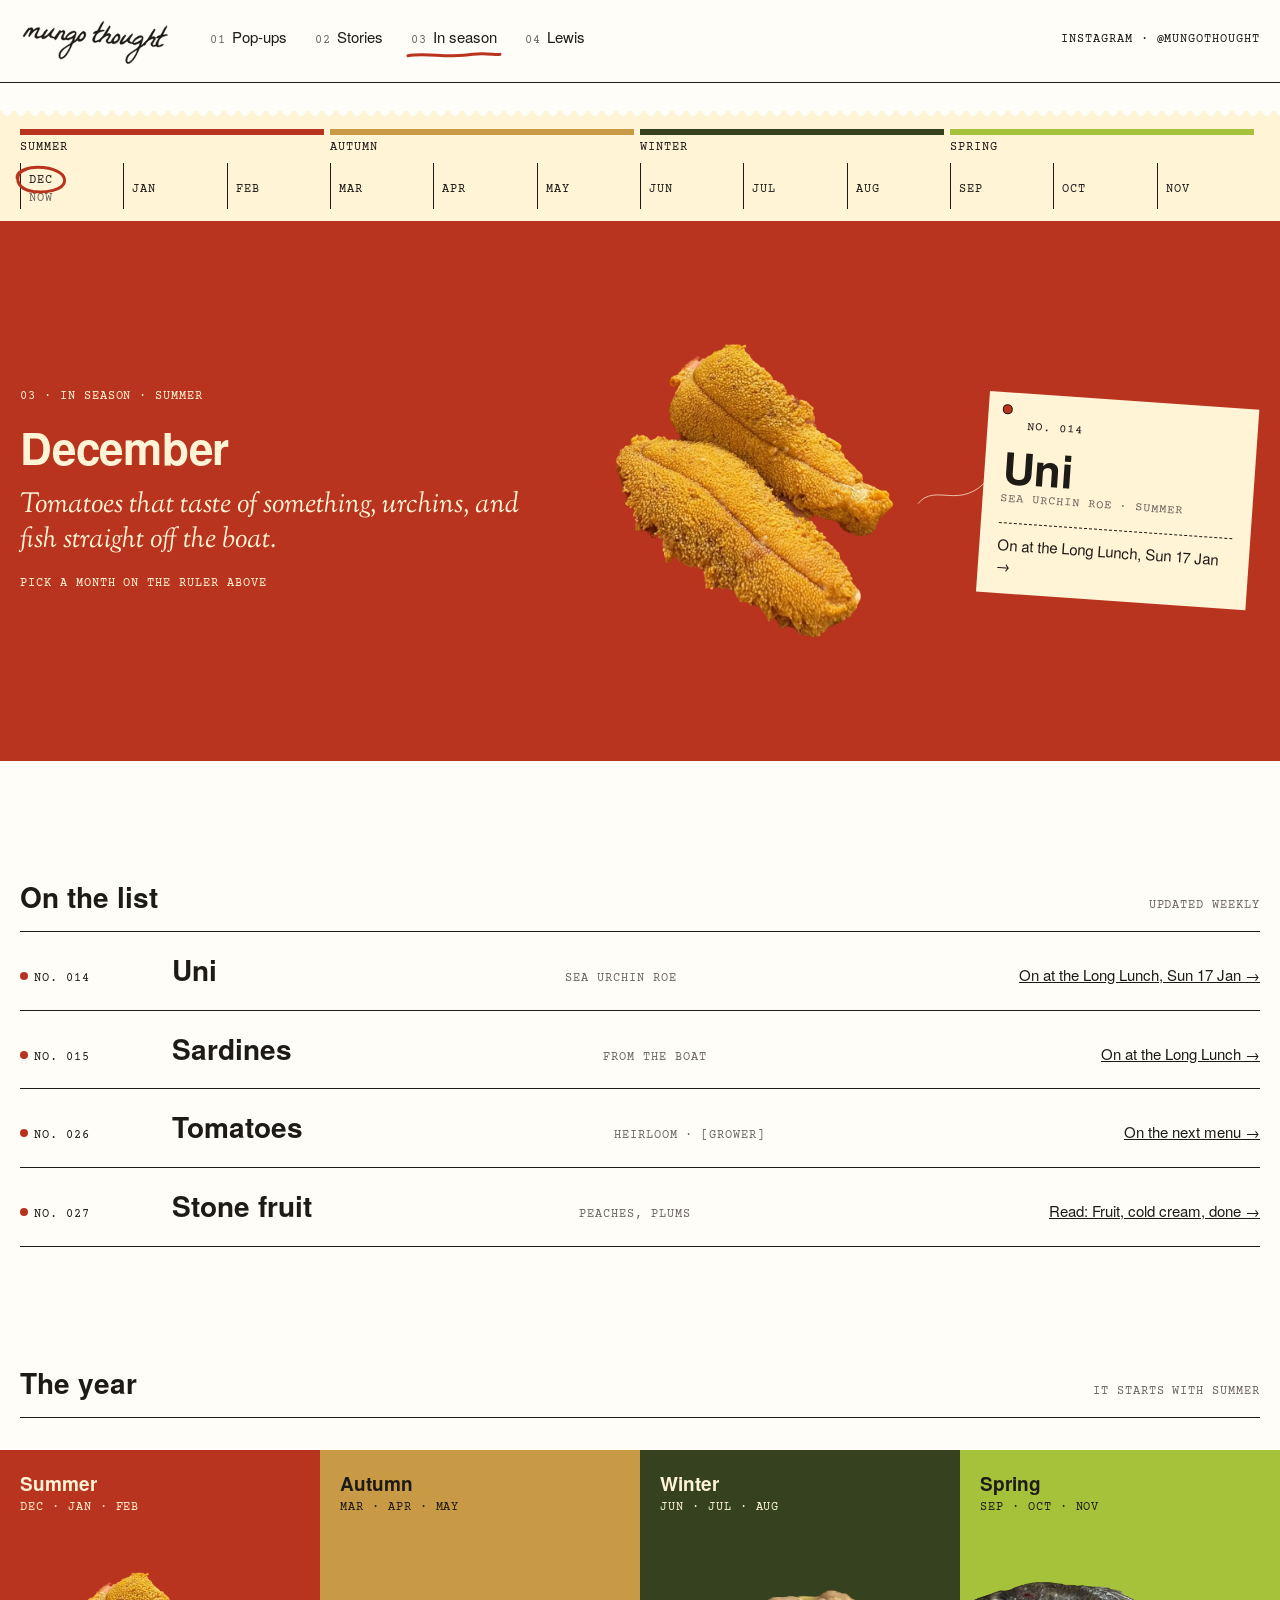
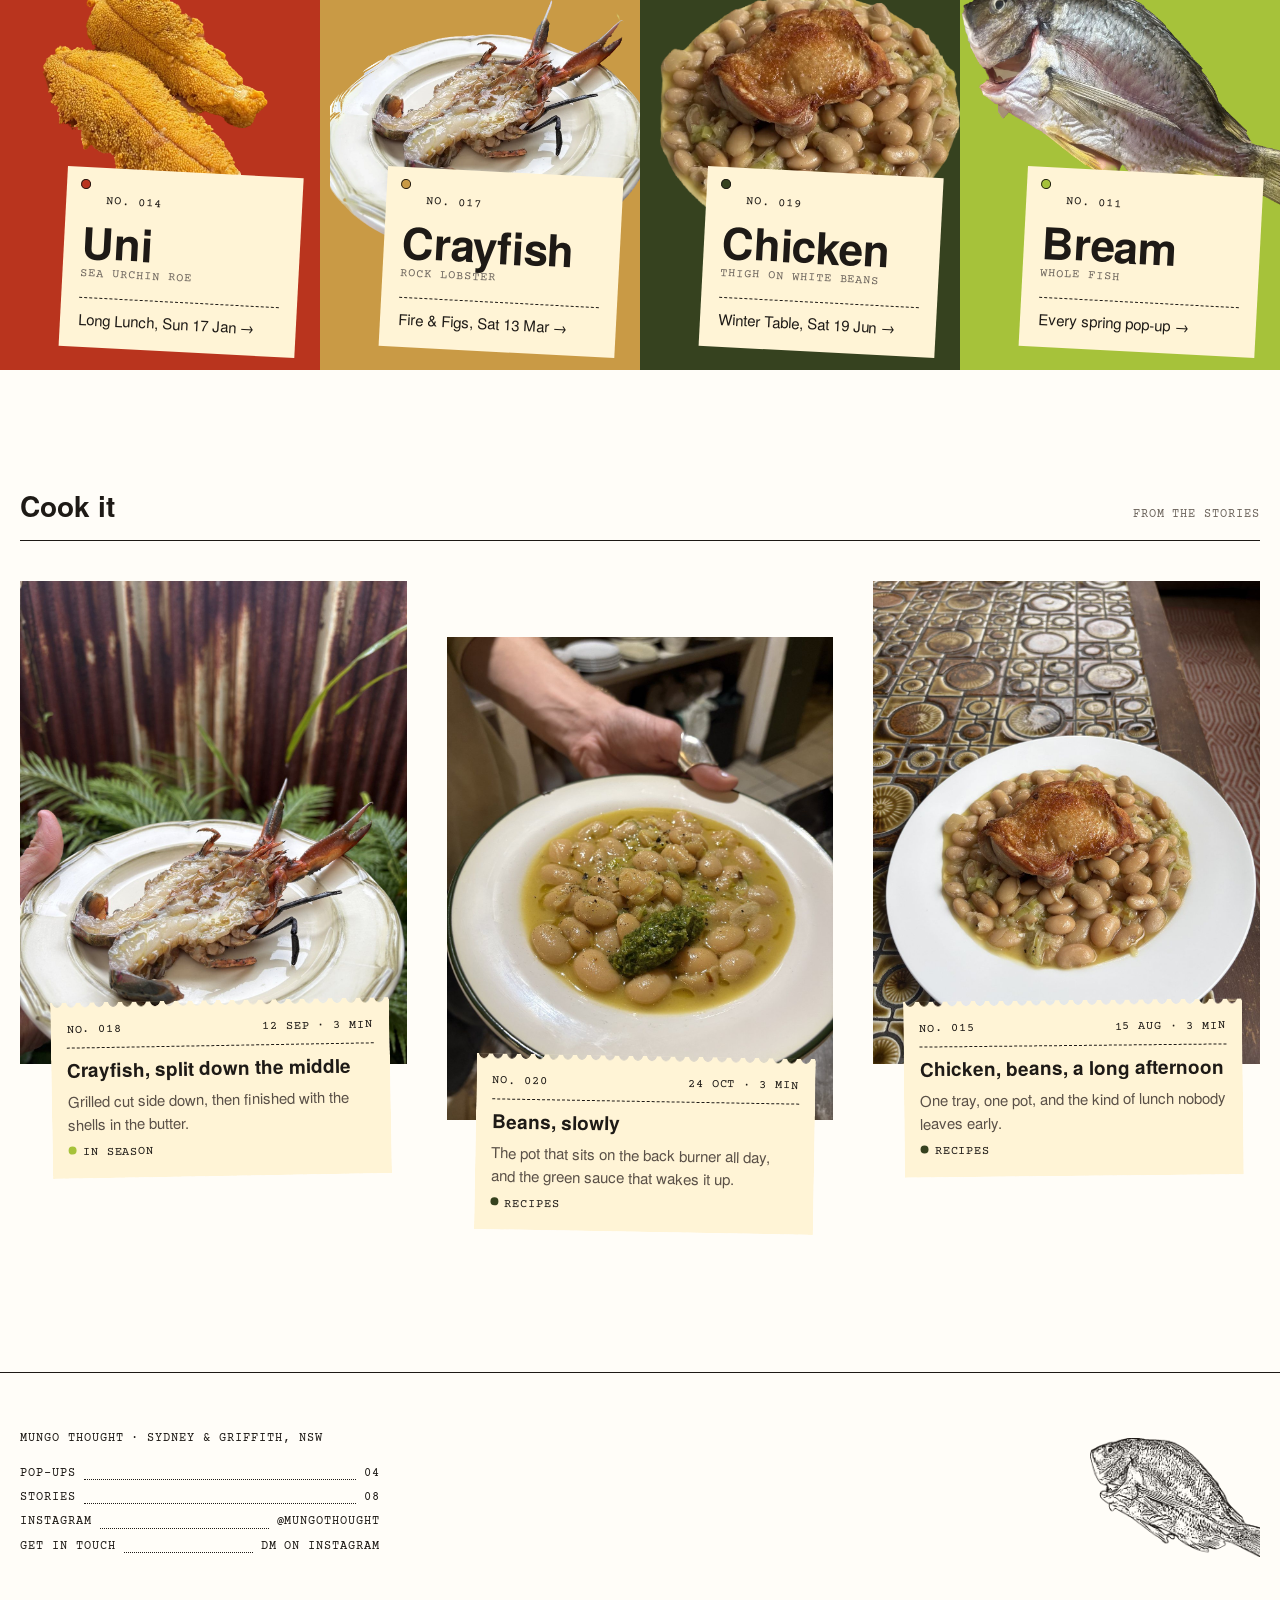
<file: in-season.html>
<!doctype html>
<html lang="en-AU">
<head>
<meta charset="utf-8">
<meta name="viewport" content="width=device-width, initial-scale=1">
<title>In season · Mungo Thought</title>
<meta name="description" content="What's in season this month in New South Wales, and where it's going on the menu.">
<meta name="theme-color" content="#FFFDF8">
<meta property="og:type" content="website">
<meta property="og:title" content="In season · Mungo Thought">
<meta property="og:description" content="What's in season this month in New South Wales, and where it's going on the menu.">
<meta property="og:image" content="/assets/photos/uni-in-hand.jpg">
<link rel="icon" href="/assets/brand/favicon.svg" type="image/svg+xml">
<link rel="preload" href="/assets/fonts/Heros-Regular.woff2" as="font" type="font/woff2" crossorigin>
<link rel="preload" href="/assets/fonts/CourierPrime-Regular.woff2" as="font" type="font/woff2" crossorigin>
<link rel="stylesheet" href="/assets/css/site.css">
<script src="/assets/js/site.js" defer></script>
</head>
<body>
<a class="skip" href="#main">Skip to content</a>
<div id="top" style="background:#FFFDF8;color:#1E1A16">
<header class="site-header" style="position:sticky;top:0;z-index:50;display:flex;flex-wrap:wrap;align-items:center;gap:10px 36px;padding:14px 20px;background:#FFFDF8;color:#1E1A16;border-bottom:1px solid #1E1A16">
<a href="/" aria-label="mungo thought, home" style="display:block;line-height:0"><img src="/assets/brand/logotype.svg" alt="" width="150" height="95" style="width:150px;height:auto"></a>
<nav aria-label="Main" class="site-nav" style="flex:1 1 auto;min-width:0;display:flex;gap:10px 28px;overflow-x:auto;padding:6px 4px 12px"><a href="/#popups" style="position:relative;display:inline-flex;align-items:baseline;gap:6px;white-space:nowrap;color:#1E1A16;text-decoration:none;font-family:'TeX Gyre Heros', 'Helvetica Neue', Helvetica, Arial, sans-serif;font-weight:400;font-size:15px;line-height:1.5"><span style="font-family:'Courier Prime', 'Courier New', monospace;font-weight:400;font-size:12px;line-height:1.4;letter-spacing:0.08em;text-transform:uppercase;color:#6F675F">01</span>Pop-ups</a><a href="/stories" style="position:relative;display:inline-flex;align-items:baseline;gap:6px;white-space:nowrap;color:#1E1A16;text-decoration:none;font-family:'TeX Gyre Heros', 'Helvetica Neue', Helvetica, Arial, sans-serif;font-weight:400;font-size:15px;line-height:1.5"><span style="font-family:'Courier Prime', 'Courier New', monospace;font-weight:400;font-size:12px;line-height:1.4;letter-spacing:0.08em;text-transform:uppercase;color:#6F675F">02</span>Stories</a><a href="/in-season" aria-current="page" style="position:relative;display:inline-flex;align-items:baseline;gap:6px;white-space:nowrap;color:#1E1A16;text-decoration:none;font-family:'TeX Gyre Heros', 'Helvetica Neue', Helvetica, Arial, sans-serif;font-weight:400;font-size:15px;line-height:1.5"><span style="font-family:'Courier Prime', 'Courier New', monospace;font-weight:400;font-size:12px;line-height:1.4;letter-spacing:0.08em;text-transform:uppercase;color:#6F675F">03</span>In season<svg viewBox="0 0 200 14" preserveAspectRatio="none" aria-hidden="true" style="position:absolute;left:-4px;bottom:-10px;width:calc(100% + 8px);height:10px;overflow:visible;pointer-events:none"><path d="M2 8 C 40 3, 90 12, 140 6 C 170 3, 190 8, 198 6" fill="none" stroke="#B9341E" stroke-width="3" stroke-linecap="round" vector-effect="non-scaling-stroke"></path></svg></a><a href="/lewis" style="position:relative;display:inline-flex;align-items:baseline;gap:6px;white-space:nowrap;color:#1E1A16;text-decoration:none;font-family:'TeX Gyre Heros', 'Helvetica Neue', Helvetica, Arial, sans-serif;font-weight:400;font-size:15px;line-height:1.5"><span style="font-family:'Courier Prime', 'Courier New', monospace;font-weight:400;font-size:12px;line-height:1.4;letter-spacing:0.08em;text-transform:uppercase;color:#6F675F">04</span>Lewis</a></nav>
<a href="https://www.instagram.com/mungothought/" target="_blank" rel="noopener" class="ig-link" style="color:#1E1A16;text-decoration:none;white-space:nowrap;font-family:'Courier Prime', 'Courier New', monospace;font-weight:400;font-size:12px;line-height:1.4;letter-spacing:0.08em;text-transform:uppercase">Instagram · @mungothought</a>
</header>
<main id="main">
<div data-season-scope data-mode="pick" style="--ground:#A6C23A;--on:#1E1A16">
<div style="padding:28px 0 0"><div class="ruler" style="overflow-x:auto"><div style="display:grid;grid-template-columns:repeat(12,minmax(0,1fr));min-width:768px;background:#FFF4D6;color:#1E1A16;padding:18px 20px 12px;-webkit-mask:radial-gradient(circle at 7px 0, transparent 4.5px, #000 5px) 0 0 / 14px 100% repeat-x;mask:radial-gradient(circle at 7px 0, transparent 4.5px, #000 5px) 0 0 / 14px 100% repeat-x"><div style="grid-column:span 3;display:flex;flex-direction:column;gap:6px;padding:0 6px 8px 0;font-family:'Courier Prime', 'Courier New', monospace;font-weight:400;font-size:12px;line-height:1.4;letter-spacing:0.08em;text-transform:uppercase;line-height:1.2"><i style="display:block;height:6px;background:#B9341E"></i>Summer</div><div style="grid-column:span 3;display:flex;flex-direction:column;gap:6px;padding:0 6px 8px 0;font-family:'Courier Prime', 'Courier New', monospace;font-weight:400;font-size:12px;line-height:1.4;letter-spacing:0.08em;text-transform:uppercase;line-height:1.2"><i style="display:block;height:6px;background:#C99A45"></i>Autumn</div><div style="grid-column:span 3;display:flex;flex-direction:column;gap:6px;padding:0 6px 8px 0;font-family:'Courier Prime', 'Courier New', monospace;font-weight:400;font-size:12px;line-height:1.4;letter-spacing:0.08em;text-transform:uppercase;line-height:1.2"><i style="display:block;height:6px;background:#36421F"></i>Winter</div><div style="grid-column:span 3;display:flex;flex-direction:column;gap:6px;padding:0 6px 8px 0;font-family:'Courier Prime', 'Courier New', monospace;font-weight:400;font-size:12px;line-height:1.4;letter-spacing:0.08em;text-transform:uppercase;line-height:1.2"><i style="display:block;height:6px;background:#A6C23A"></i>Spring</div><button type="button" class="ruler-month" data-month="Dec" aria-pressed="false" aria-label="December" style="position:relative;border:0;border-left:1px solid #1E1A16;background:none;padding:12px 0 4px 8px;text-align:left;color:#1E1A16;cursor:pointer;font-family:'Courier Prime', 'Courier New', monospace;font-weight:400;font-size:12px;line-height:1.4;letter-spacing:0.08em;text-transform:uppercase;line-height:1">Dec<span class="now" style="margin-top:6px;font-size:12px;letter-spacing:0.08em;color:#6F675F">Now</span><span class="ring"><svg viewBox="0 0 200 70" preserveAspectRatio="none" aria-hidden="true" style="position:absolute;left:-6px;top:2px;width:52px;height:30px;overflow:visible;pointer-events:none"><path d="M8 30 C 6 12, 60 2, 110 6 C 160 10, 196 22, 190 40 C 184 58, 120 66, 70 62 C 30 58, 4 46, 12 26 C 16 18, 30 12, 44 10" fill="none" stroke="#B9341E" stroke-width="3" stroke-linecap="round" vector-effect="non-scaling-stroke"></path></svg></span></button><button type="button" class="ruler-month" data-month="Jan" aria-pressed="false" aria-label="January" style="position:relative;border:0;border-left:1px solid #1E1A16;background:none;padding:12px 0 4px 8px;text-align:left;color:#1E1A16;cursor:pointer;font-family:'Courier Prime', 'Courier New', monospace;font-weight:400;font-size:12px;line-height:1.4;letter-spacing:0.08em;text-transform:uppercase;line-height:1">Jan<span class="now" style="margin-top:6px;font-size:12px;letter-spacing:0.08em;color:#6F675F">Now</span><span class="ring"><svg viewBox="0 0 200 70" preserveAspectRatio="none" aria-hidden="true" style="position:absolute;left:-6px;top:2px;width:52px;height:30px;overflow:visible;pointer-events:none"><path d="M8 30 C 6 12, 60 2, 110 6 C 160 10, 196 22, 190 40 C 184 58, 120 66, 70 62 C 30 58, 4 46, 12 26 C 16 18, 30 12, 44 10" fill="none" stroke="#B9341E" stroke-width="3" stroke-linecap="round" vector-effect="non-scaling-stroke"></path></svg></span></button><button type="button" class="ruler-month" data-month="Feb" aria-pressed="false" aria-label="February" style="position:relative;border:0;border-left:1px solid #1E1A16;background:none;padding:12px 0 4px 8px;text-align:left;color:#1E1A16;cursor:pointer;font-family:'Courier Prime', 'Courier New', monospace;font-weight:400;font-size:12px;line-height:1.4;letter-spacing:0.08em;text-transform:uppercase;line-height:1">Feb<span class="now" style="margin-top:6px;font-size:12px;letter-spacing:0.08em;color:#6F675F">Now</span><span class="ring"><svg viewBox="0 0 200 70" preserveAspectRatio="none" aria-hidden="true" style="position:absolute;left:-6px;top:2px;width:52px;height:30px;overflow:visible;pointer-events:none"><path d="M8 30 C 6 12, 60 2, 110 6 C 160 10, 196 22, 190 40 C 184 58, 120 66, 70 62 C 30 58, 4 46, 12 26 C 16 18, 30 12, 44 10" fill="none" stroke="#B9341E" stroke-width="3" stroke-linecap="round" vector-effect="non-scaling-stroke"></path></svg></span></button><button type="button" class="ruler-month" data-month="Mar" aria-pressed="false" aria-label="March" style="position:relative;border:0;border-left:1px solid #1E1A16;background:none;padding:12px 0 4px 8px;text-align:left;color:#1E1A16;cursor:pointer;font-family:'Courier Prime', 'Courier New', monospace;font-weight:400;font-size:12px;line-height:1.4;letter-spacing:0.08em;text-transform:uppercase;line-height:1">Mar<span class="now" style="margin-top:6px;font-size:12px;letter-spacing:0.08em;color:#6F675F">Now</span><span class="ring"><svg viewBox="0 0 200 70" preserveAspectRatio="none" aria-hidden="true" style="position:absolute;left:-6px;top:2px;width:52px;height:30px;overflow:visible;pointer-events:none"><path d="M8 30 C 6 12, 60 2, 110 6 C 160 10, 196 22, 190 40 C 184 58, 120 66, 70 62 C 30 58, 4 46, 12 26 C 16 18, 30 12, 44 10" fill="none" stroke="#B9341E" stroke-width="3" stroke-linecap="round" vector-effect="non-scaling-stroke"></path></svg></span></button><button type="button" class="ruler-month" data-month="Apr" aria-pressed="false" aria-label="April" style="position:relative;border:0;border-left:1px solid #1E1A16;background:none;padding:12px 0 4px 8px;text-align:left;color:#1E1A16;cursor:pointer;font-family:'Courier Prime', 'Courier New', monospace;font-weight:400;font-size:12px;line-height:1.4;letter-spacing:0.08em;text-transform:uppercase;line-height:1">Apr<span class="now" style="margin-top:6px;font-size:12px;letter-spacing:0.08em;color:#6F675F">Now</span><span class="ring"><svg viewBox="0 0 200 70" preserveAspectRatio="none" aria-hidden="true" style="position:absolute;left:-6px;top:2px;width:52px;height:30px;overflow:visible;pointer-events:none"><path d="M8 30 C 6 12, 60 2, 110 6 C 160 10, 196 22, 190 40 C 184 58, 120 66, 70 62 C 30 58, 4 46, 12 26 C 16 18, 30 12, 44 10" fill="none" stroke="#B9341E" stroke-width="3" stroke-linecap="round" vector-effect="non-scaling-stroke"></path></svg></span></button><button type="button" class="ruler-month" data-month="May" aria-pressed="false" aria-label="May" style="position:relative;border:0;border-left:1px solid #1E1A16;background:none;padding:12px 0 4px 8px;text-align:left;color:#1E1A16;cursor:pointer;font-family:'Courier Prime', 'Courier New', monospace;font-weight:400;font-size:12px;line-height:1.4;letter-spacing:0.08em;text-transform:uppercase;line-height:1">May<span class="now" style="margin-top:6px;font-size:12px;letter-spacing:0.08em;color:#6F675F">Now</span><span class="ring"><svg viewBox="0 0 200 70" preserveAspectRatio="none" aria-hidden="true" style="position:absolute;left:-6px;top:2px;width:52px;height:30px;overflow:visible;pointer-events:none"><path d="M8 30 C 6 12, 60 2, 110 6 C 160 10, 196 22, 190 40 C 184 58, 120 66, 70 62 C 30 58, 4 46, 12 26 C 16 18, 30 12, 44 10" fill="none" stroke="#B9341E" stroke-width="3" stroke-linecap="round" vector-effect="non-scaling-stroke"></path></svg></span></button><button type="button" class="ruler-month" data-month="Jun" aria-pressed="false" aria-label="June" style="position:relative;border:0;border-left:1px solid #1E1A16;background:none;padding:12px 0 4px 8px;text-align:left;color:#1E1A16;cursor:pointer;font-family:'Courier Prime', 'Courier New', monospace;font-weight:400;font-size:12px;line-height:1.4;letter-spacing:0.08em;text-transform:uppercase;line-height:1">Jun<span class="now" style="margin-top:6px;font-size:12px;letter-spacing:0.08em;color:#6F675F">Now</span><span class="ring"><svg viewBox="0 0 200 70" preserveAspectRatio="none" aria-hidden="true" style="position:absolute;left:-6px;top:2px;width:52px;height:30px;overflow:visible;pointer-events:none"><path d="M8 30 C 6 12, 60 2, 110 6 C 160 10, 196 22, 190 40 C 184 58, 120 66, 70 62 C 30 58, 4 46, 12 26 C 16 18, 30 12, 44 10" fill="none" stroke="#B9341E" stroke-width="3" stroke-linecap="round" vector-effect="non-scaling-stroke"></path></svg></span></button><button type="button" class="ruler-month" data-month="Jul" aria-pressed="false" aria-label="July" style="position:relative;border:0;border-left:1px solid #1E1A16;background:none;padding:12px 0 4px 8px;text-align:left;color:#1E1A16;cursor:pointer;font-family:'Courier Prime', 'Courier New', monospace;font-weight:400;font-size:12px;line-height:1.4;letter-spacing:0.08em;text-transform:uppercase;line-height:1">Jul<span class="now" style="margin-top:6px;font-size:12px;letter-spacing:0.08em;color:#6F675F">Now</span><span class="ring"><svg viewBox="0 0 200 70" preserveAspectRatio="none" aria-hidden="true" style="position:absolute;left:-6px;top:2px;width:52px;height:30px;overflow:visible;pointer-events:none"><path d="M8 30 C 6 12, 60 2, 110 6 C 160 10, 196 22, 190 40 C 184 58, 120 66, 70 62 C 30 58, 4 46, 12 26 C 16 18, 30 12, 44 10" fill="none" stroke="#B9341E" stroke-width="3" stroke-linecap="round" vector-effect="non-scaling-stroke"></path></svg></span></button><button type="button" class="ruler-month" data-month="Aug" aria-pressed="false" aria-label="August" style="position:relative;border:0;border-left:1px solid #1E1A16;background:none;padding:12px 0 4px 8px;text-align:left;color:#1E1A16;cursor:pointer;font-family:'Courier Prime', 'Courier New', monospace;font-weight:400;font-size:12px;line-height:1.4;letter-spacing:0.08em;text-transform:uppercase;line-height:1">Aug<span class="now" style="margin-top:6px;font-size:12px;letter-spacing:0.08em;color:#6F675F">Now</span><span class="ring"><svg viewBox="0 0 200 70" preserveAspectRatio="none" aria-hidden="true" style="position:absolute;left:-6px;top:2px;width:52px;height:30px;overflow:visible;pointer-events:none"><path d="M8 30 C 6 12, 60 2, 110 6 C 160 10, 196 22, 190 40 C 184 58, 120 66, 70 62 C 30 58, 4 46, 12 26 C 16 18, 30 12, 44 10" fill="none" stroke="#B9341E" stroke-width="3" stroke-linecap="round" vector-effect="non-scaling-stroke"></path></svg></span></button><button type="button" class="ruler-month" data-month="Sep" aria-pressed="false" aria-label="September" style="position:relative;border:0;border-left:1px solid #1E1A16;background:none;padding:12px 0 4px 8px;text-align:left;color:#1E1A16;cursor:pointer;font-family:'Courier Prime', 'Courier New', monospace;font-weight:400;font-size:12px;line-height:1.4;letter-spacing:0.08em;text-transform:uppercase;line-height:1">Sep<span class="now" style="margin-top:6px;font-size:12px;letter-spacing:0.08em;color:#6F675F">Now</span><span class="ring"><svg viewBox="0 0 200 70" preserveAspectRatio="none" aria-hidden="true" style="position:absolute;left:-6px;top:2px;width:52px;height:30px;overflow:visible;pointer-events:none"><path d="M8 30 C 6 12, 60 2, 110 6 C 160 10, 196 22, 190 40 C 184 58, 120 66, 70 62 C 30 58, 4 46, 12 26 C 16 18, 30 12, 44 10" fill="none" stroke="#B9341E" stroke-width="3" stroke-linecap="round" vector-effect="non-scaling-stroke"></path></svg></span></button><button type="button" class="ruler-month" data-month="Oct" aria-pressed="false" aria-label="October" style="position:relative;border:0;border-left:1px solid #1E1A16;background:none;padding:12px 0 4px 8px;text-align:left;color:#1E1A16;cursor:pointer;font-family:'Courier Prime', 'Courier New', monospace;font-weight:400;font-size:12px;line-height:1.4;letter-spacing:0.08em;text-transform:uppercase;line-height:1">Oct<span class="now" style="margin-top:6px;font-size:12px;letter-spacing:0.08em;color:#6F675F">Now</span><span class="ring"><svg viewBox="0 0 200 70" preserveAspectRatio="none" aria-hidden="true" style="position:absolute;left:-6px;top:2px;width:52px;height:30px;overflow:visible;pointer-events:none"><path d="M8 30 C 6 12, 60 2, 110 6 C 160 10, 196 22, 190 40 C 184 58, 120 66, 70 62 C 30 58, 4 46, 12 26 C 16 18, 30 12, 44 10" fill="none" stroke="#B9341E" stroke-width="3" stroke-linecap="round" vector-effect="non-scaling-stroke"></path></svg></span></button><button type="button" class="ruler-month" data-month="Nov" aria-pressed="true" aria-label="November" style="position:relative;border:0;border-left:1px solid #1E1A16;background:none;padding:12px 0 4px 8px;text-align:left;color:#1E1A16;cursor:pointer;font-family:'Courier Prime', 'Courier New', monospace;font-weight:400;font-size:12px;line-height:1.4;letter-spacing:0.08em;text-transform:uppercase;line-height:1">Nov<span class="now" style="margin-top:6px;font-size:12px;letter-spacing:0.08em;color:#6F675F">Now</span><span class="ring"><svg viewBox="0 0 200 70" preserveAspectRatio="none" aria-hidden="true" style="position:absolute;left:-6px;top:2px;width:52px;height:30px;overflow:visible;pointer-events:none"><path d="M8 30 C 6 12, 60 2, 110 6 C 160 10, 196 22, 190 40 C 184 58, 120 66, 70 62 C 30 58, 4 46, 12 26 C 16 18, 30 12, 44 10" fill="none" stroke="#B9341E" stroke-width="3" stroke-linecap="round" vector-effect="non-scaling-stroke"></path></svg></span></button></div></div></div>
<section class="season-band" style="display:flex;flex-wrap:wrap;align-items:center;gap:32px 40px;min-height:540px;padding:48px 20px;box-sizing:border-box;background:var(--ground);color:var(--on);transition:background-color .6s ease">
<div style="flex:1 1 420px;max-width:560px;display:flex;flex-direction:column;gap:18px">
<p style="margin:0;font-family:'Courier Prime', 'Courier New', monospace;font-weight:400;font-size:12px;line-height:1.4;letter-spacing:0.08em;text-transform:uppercase">03 · In season · <span data-bind="seasonName">Spring</span></p>
<h1 style="margin:0;font-family:'TeX Gyre Heros', 'Helvetica Neue', Helvetica, Arial, sans-serif;font-weight:700;font-size:44px;line-height:1.05;letter-spacing:-0.005em" data-bind="monthName">November</h1>
<p style="margin:0;font-family:'Sorts Mill Goudy', Georgia, serif;font-style:italic;font-weight:400;font-size:28px;line-height:1.25" data-bind="line">Broad beans in the pod, the first bream, asparagus by the bunch.</p>
<p style="margin:0;font-family:'Courier Prime', 'Courier New', monospace;font-weight:400;font-size:12px;line-height:1.4;letter-spacing:0.08em;text-transform:uppercase">Pick a month on the ruler above</p>
</div>
<div class="band-art" style="flex:1 1 560px;display:flex;flex-wrap:wrap;align-items:center;justify-content:center;gap:16px 0">
<div style="display:grid;place-items:center"><img data-season-only="summer" hidden src="/assets/cutouts/uni.webp" alt="Two tongues of sea urchin roe" style="display:block;height:min(300px,50vw);width:auto;max-width:min(100%,84vw);object-fit:contain"><img data-season-only="autumn" hidden src="/assets/cutouts/crayfish.webp" alt="A split crayfish on a white plate" style="display:block;height:min(300px,50vw);width:auto;max-width:min(100%,84vw);object-fit:contain"><img data-season-only="winter" hidden src="/assets/cutouts/chicken.webp" alt="Roast chicken thigh on white beans" style="display:block;height:min(300px,50vw);width:auto;max-width:min(100%,84vw);object-fit:contain"><img data-season-only="spring" src="/assets/cutouts/bream.webp" alt="A whole bream" style="display:block;height:min(300px,50vw);width:auto;max-width:min(100%,84vw);object-fit:contain"></div>
<div class="tag-wrap" style="display:flex;align-items:center"><svg class="string" aria-hidden="true" viewBox="0 0 120 70" style="width:72px;height:64px;overflow:visible"><path d="M0 56 C 30 20, 70 70, 118 14" fill="none" stroke="currentColor" stroke-width="1.2"></path></svg><div><div data-season-only="summer" hidden style="position:relative;box-sizing:border-box;width:270px;padding:26px 18px 18px;background:#FFF4D6;color:#1E1A16;transform:rotate(4deg);transform-origin:0 0"><span aria-hidden="true" style="position:absolute;left:14px;top:12px;width:10px;height:10px;border-radius:999px;background:var(--ground);box-shadow:inset 0 0 0 1px #1E1A16"></span><div style="padding-left:22px;font-family:'Courier Prime', 'Courier New', monospace;font-weight:400;font-size:12px;line-height:1.4;letter-spacing:0.08em;text-transform:uppercase">No. 014</div><p style="margin:8px 0 2px;font-family:'TeX Gyre Heros', 'Helvetica Neue', Helvetica, Arial, sans-serif;font-weight:700;font-size:44px;line-height:1.05;letter-spacing:-0.005em">Uni</p><div style="font-family:'Courier Prime', 'Courier New', monospace;font-weight:400;font-size:12px;line-height:1.4;letter-spacing:0.08em;text-transform:uppercase;color:#6F675F">Sea urchin roe · summer</div><a href="/#coming-up" style="display:block;margin-top:14px;padding-top:10px;border-top:1px dashed #1E1A16;font-family:'TeX Gyre Heros', 'Helvetica Neue', Helvetica, Arial, sans-serif;font-weight:400;font-size:15px;line-height:1.5;line-height:1.4;color:#1E1A16;text-decoration:none">On at the Long Lunch, Sun 17 Jan →</a></div><div data-season-only="autumn" hidden style="position:relative;box-sizing:border-box;width:270px;padding:26px 18px 18px;background:#FFF4D6;color:#1E1A16;transform:rotate(4deg);transform-origin:0 0"><span aria-hidden="true" style="position:absolute;left:14px;top:12px;width:10px;height:10px;border-radius:999px;background:var(--ground);box-shadow:inset 0 0 0 1px #1E1A16"></span><div style="padding-left:22px;font-family:'Courier Prime', 'Courier New', monospace;font-weight:400;font-size:12px;line-height:1.4;letter-spacing:0.08em;text-transform:uppercase">No. 017</div><p style="margin:8px 0 2px;font-family:'TeX Gyre Heros', 'Helvetica Neue', Helvetica, Arial, sans-serif;font-weight:700;font-size:44px;line-height:1.05;letter-spacing:-0.005em">Crayfish</p><div style="font-family:'Courier Prime', 'Courier New', monospace;font-weight:400;font-size:12px;line-height:1.4;letter-spacing:0.08em;text-transform:uppercase;color:#6F675F">Rock lobster · autumn</div><a href="/#coming-up" style="display:block;margin-top:14px;padding-top:10px;border-top:1px dashed #1E1A16;font-family:'TeX Gyre Heros', 'Helvetica Neue', Helvetica, Arial, sans-serif;font-weight:400;font-size:15px;line-height:1.5;line-height:1.4;color:#1E1A16;text-decoration:none">Split and grilled at Fire &amp; Figs, Sat 13 Mar →</a></div><div data-season-only="winter" hidden style="position:relative;box-sizing:border-box;width:270px;padding:26px 18px 18px;background:#FFF4D6;color:#1E1A16;transform:rotate(4deg);transform-origin:0 0"><span aria-hidden="true" style="position:absolute;left:14px;top:12px;width:10px;height:10px;border-radius:999px;background:var(--ground);box-shadow:inset 0 0 0 1px #1E1A16"></span><div style="padding-left:22px;font-family:'Courier Prime', 'Courier New', monospace;font-weight:400;font-size:12px;line-height:1.4;letter-spacing:0.08em;text-transform:uppercase">No. 019</div><p style="margin:8px 0 2px;font-family:'TeX Gyre Heros', 'Helvetica Neue', Helvetica, Arial, sans-serif;font-weight:700;font-size:44px;line-height:1.05;letter-spacing:-0.005em">Chicken</p><div style="font-family:'Courier Prime', 'Courier New', monospace;font-weight:400;font-size:12px;line-height:1.4;letter-spacing:0.08em;text-transform:uppercase;color:#6F675F">Thigh on white beans · winter</div><a href="/#coming-up" style="display:block;margin-top:14px;padding-top:10px;border-top:1px dashed #1E1A16;font-family:'TeX Gyre Heros', 'Helvetica Neue', Helvetica, Arial, sans-serif;font-weight:400;font-size:15px;line-height:1.5;line-height:1.4;color:#1E1A16;text-decoration:none">Over the beans at Winter Table, Sat 19 Jun →</a></div><div data-season-only="spring" style="position:relative;box-sizing:border-box;width:270px;padding:26px 18px 18px;background:#FFF4D6;color:#1E1A16;transform:rotate(4deg);transform-origin:0 0"><span aria-hidden="true" style="position:absolute;left:14px;top:12px;width:10px;height:10px;border-radius:999px;background:var(--ground);box-shadow:inset 0 0 0 1px #1E1A16"></span><div style="padding-left:22px;font-family:'Courier Prime', 'Courier New', monospace;font-weight:400;font-size:12px;line-height:1.4;letter-spacing:0.08em;text-transform:uppercase">No. 011</div><p style="margin:8px 0 2px;font-family:'TeX Gyre Heros', 'Helvetica Neue', Helvetica, Arial, sans-serif;font-weight:700;font-size:44px;line-height:1.05;letter-spacing:-0.005em">Bream</p><div style="font-family:'Courier Prime', 'Courier New', monospace;font-weight:400;font-size:12px;line-height:1.4;letter-spacing:0.08em;text-transform:uppercase;color:#6F675F">Whole fish · spring</div><a href="/#coming-up" style="display:block;margin-top:14px;padding-top:10px;border-top:1px dashed #1E1A16;font-family:'TeX Gyre Heros', 'Helvetica Neue', Helvetica, Arial, sans-serif;font-weight:400;font-size:15px;line-height:1.5;line-height:1.4;color:#1E1A16;text-decoration:none">Over coals at every spring pop-up →</a></div></div></div>
</div>
</section>
<section style="padding:120px 20px 0"><div style="display:flex;flex-wrap:wrap;align-items:baseline;justify-content:space-between;gap:8px 24px;padding:0 0 16px;border-bottom:1px solid #1E1A16"><h2 style="margin:0;font-family:'TeX Gyre Heros', 'Helvetica Neue', Helvetica, Arial, sans-serif;font-weight:700;font-size:28px;line-height:1.15;color:#1E1A16">On the list</h2><span style="font-family:'Courier Prime', 'Courier New', monospace;font-weight:400;font-size:12px;line-height:1.4;letter-spacing:0.08em;text-transform:uppercase;color:#6F675F">Updated weekly</span></div><div data-season-only="summer" hidden><div class="mt-row" style="display:grid;grid-template-columns:120px minmax(0,1.2fr) minmax(0,1.4fr) auto;gap:12px 32px;align-items:baseline;padding:22px 0;border-bottom:1px solid #1E1A16"><span style="font-family:'Courier Prime', 'Courier New', monospace;font-weight:400;font-size:12px;line-height:1.4;letter-spacing:0.08em;text-transform:uppercase"><span style="display:inline-block;width:8px;height:8px;border-radius:999px;background:var(--ground);margin-right:6px;vertical-align:1px"></span>No. 014</span><span style="font-family:'TeX Gyre Heros', 'Helvetica Neue', Helvetica, Arial, sans-serif;font-weight:700;font-size:28px;line-height:1.15">Uni</span><span style="font-family:'Courier Prime', 'Courier New', monospace;font-weight:400;font-size:12px;line-height:1.4;letter-spacing:0.08em;text-transform:uppercase;color:#6F675F">Sea urchin roe</span><a href="/#coming-up" style="font-family:'TeX Gyre Heros', 'Helvetica Neue', Helvetica, Arial, sans-serif;font-weight:400;font-size:15px;line-height:1.5;color:#1E1A16">On at the Long Lunch, Sun 17 Jan →</a></div><div class="mt-row" style="display:grid;grid-template-columns:120px minmax(0,1.2fr) minmax(0,1.4fr) auto;gap:12px 32px;align-items:baseline;padding:22px 0;border-bottom:1px solid #1E1A16"><span style="font-family:'Courier Prime', 'Courier New', monospace;font-weight:400;font-size:12px;line-height:1.4;letter-spacing:0.08em;text-transform:uppercase"><span style="display:inline-block;width:8px;height:8px;border-radius:999px;background:var(--ground);margin-right:6px;vertical-align:1px"></span>No. 015</span><span style="font-family:'TeX Gyre Heros', 'Helvetica Neue', Helvetica, Arial, sans-serif;font-weight:700;font-size:28px;line-height:1.15">Sardines</span><span style="font-family:'Courier Prime', 'Courier New', monospace;font-weight:400;font-size:12px;line-height:1.4;letter-spacing:0.08em;text-transform:uppercase;color:#6F675F">From the boat</span><a href="/#coming-up" style="font-family:'TeX Gyre Heros', 'Helvetica Neue', Helvetica, Arial, sans-serif;font-weight:400;font-size:15px;line-height:1.5;color:#1E1A16">On at the Long Lunch →</a></div><div class="mt-row" style="display:grid;grid-template-columns:120px minmax(0,1.2fr) minmax(0,1.4fr) auto;gap:12px 32px;align-items:baseline;padding:22px 0;border-bottom:1px solid #1E1A16"><span style="font-family:'Courier Prime', 'Courier New', monospace;font-weight:400;font-size:12px;line-height:1.4;letter-spacing:0.08em;text-transform:uppercase"><span style="display:inline-block;width:8px;height:8px;border-radius:999px;background:var(--ground);margin-right:6px;vertical-align:1px"></span>No. 026</span><span style="font-family:'TeX Gyre Heros', 'Helvetica Neue', Helvetica, Arial, sans-serif;font-weight:700;font-size:28px;line-height:1.15">Tomatoes</span><span style="font-family:'Courier Prime', 'Courier New', monospace;font-weight:400;font-size:12px;line-height:1.4;letter-spacing:0.08em;text-transform:uppercase;color:#6F675F">Heirloom · [grower]</span><a href="/#coming-up" style="font-family:'TeX Gyre Heros', 'Helvetica Neue', Helvetica, Arial, sans-serif;font-weight:400;font-size:15px;line-height:1.5;color:#1E1A16">On the next menu →</a></div><div class="mt-row" style="display:grid;grid-template-columns:120px minmax(0,1.2fr) minmax(0,1.4fr) auto;gap:12px 32px;align-items:baseline;padding:22px 0;border-bottom:1px solid #1E1A16"><span style="font-family:'Courier Prime', 'Courier New', monospace;font-weight:400;font-size:12px;line-height:1.4;letter-spacing:0.08em;text-transform:uppercase"><span style="display:inline-block;width:8px;height:8px;border-radius:999px;background:var(--ground);margin-right:6px;vertical-align:1px"></span>No. 027</span><span style="font-family:'TeX Gyre Heros', 'Helvetica Neue', Helvetica, Arial, sans-serif;font-weight:700;font-size:28px;line-height:1.15">Stone fruit</span><span style="font-family:'Courier Prime', 'Courier New', monospace;font-weight:400;font-size:12px;line-height:1.4;letter-spacing:0.08em;text-transform:uppercase;color:#6F675F">Peaches, plums</span><a href="/stories/sea-urchin" style="font-family:'TeX Gyre Heros', 'Helvetica Neue', Helvetica, Arial, sans-serif;font-weight:400;font-size:15px;line-height:1.5;color:#1E1A16">Read: Fruit, cold cream, done →</a></div></div><div data-season-only="autumn" hidden><div class="mt-row" style="display:grid;grid-template-columns:120px minmax(0,1.2fr) minmax(0,1.4fr) auto;gap:12px 32px;align-items:baseline;padding:22px 0;border-bottom:1px solid #1E1A16"><span style="font-family:'Courier Prime', 'Courier New', monospace;font-weight:400;font-size:12px;line-height:1.4;letter-spacing:0.08em;text-transform:uppercase"><span style="display:inline-block;width:8px;height:8px;border-radius:999px;background:var(--ground);margin-right:6px;vertical-align:1px"></span>No. 017</span><span style="font-family:'TeX Gyre Heros', 'Helvetica Neue', Helvetica, Arial, sans-serif;font-weight:700;font-size:28px;line-height:1.15">Crayfish</span><span style="font-family:'Courier Prime', 'Courier New', monospace;font-weight:400;font-size:12px;line-height:1.4;letter-spacing:0.08em;text-transform:uppercase;color:#6F675F">Rock lobster</span><a href="/#coming-up" style="font-family:'TeX Gyre Heros', 'Helvetica Neue', Helvetica, Arial, sans-serif;font-weight:400;font-size:15px;line-height:1.5;color:#1E1A16">At Fire &amp; Figs, Sat 13 Mar →</a></div><div class="mt-row" style="display:grid;grid-template-columns:120px minmax(0,1.2fr) minmax(0,1.4fr) auto;gap:12px 32px;align-items:baseline;padding:22px 0;border-bottom:1px solid #1E1A16"><span style="font-family:'Courier Prime', 'Courier New', monospace;font-weight:400;font-size:12px;line-height:1.4;letter-spacing:0.08em;text-transform:uppercase"><span style="display:inline-block;width:8px;height:8px;border-radius:999px;background:var(--ground);margin-right:6px;vertical-align:1px"></span>No. 028</span><span style="font-family:'TeX Gyre Heros', 'Helvetica Neue', Helvetica, Arial, sans-serif;font-weight:700;font-size:28px;line-height:1.15">Figs</span><span style="font-family:'Courier Prime', 'Courier New', monospace;font-weight:400;font-size:12px;line-height:1.4;letter-spacing:0.08em;text-transform:uppercase;color:#6F675F">Black Genoa · [grower]</span><a href="/#coming-up" style="font-family:'TeX Gyre Heros', 'Helvetica Neue', Helvetica, Arial, sans-serif;font-weight:400;font-size:15px;line-height:1.5;color:#1E1A16">At Fire &amp; Figs →</a></div><div class="mt-row" style="display:grid;grid-template-columns:120px minmax(0,1.2fr) minmax(0,1.4fr) auto;gap:12px 32px;align-items:baseline;padding:22px 0;border-bottom:1px solid #1E1A16"><span style="font-family:'Courier Prime', 'Courier New', monospace;font-weight:400;font-size:12px;line-height:1.4;letter-spacing:0.08em;text-transform:uppercase"><span style="display:inline-block;width:8px;height:8px;border-radius:999px;background:var(--ground);margin-right:6px;vertical-align:1px"></span>No. 029</span><span style="font-family:'TeX Gyre Heros', 'Helvetica Neue', Helvetica, Arial, sans-serif;font-weight:700;font-size:28px;line-height:1.15">Mushrooms</span><span style="font-family:'Courier Prime', 'Courier New', monospace;font-weight:400;font-size:12px;line-height:1.4;letter-spacing:0.08em;text-transform:uppercase;color:#6F675F">Pine, slippery jack</span><a href="/#coming-up" style="font-family:'TeX Gyre Heros', 'Helvetica Neue', Helvetica, Arial, sans-serif;font-weight:400;font-size:15px;line-height:1.5;color:#1E1A16">After the first rain →</a></div><div class="mt-row" style="display:grid;grid-template-columns:120px minmax(0,1.2fr) minmax(0,1.4fr) auto;gap:12px 32px;align-items:baseline;padding:22px 0;border-bottom:1px solid #1E1A16"><span style="font-family:'Courier Prime', 'Courier New', monospace;font-weight:400;font-size:12px;line-height:1.4;letter-spacing:0.08em;text-transform:uppercase"><span style="display:inline-block;width:8px;height:8px;border-radius:999px;background:var(--ground);margin-right:6px;vertical-align:1px"></span>No. 030</span><span style="font-family:'TeX Gyre Heros', 'Helvetica Neue', Helvetica, Arial, sans-serif;font-weight:700;font-size:28px;line-height:1.15">Quince</span><span style="font-family:'Courier Prime', 'Courier New', monospace;font-weight:400;font-size:12px;line-height:1.4;letter-spacing:0.08em;text-transform:uppercase;color:#6F675F">Poached all day</span><a href="/#coming-up" style="font-family:'TeX Gyre Heros', 'Helvetica Neue', Helvetica, Arial, sans-serif;font-weight:400;font-size:15px;line-height:1.5;color:#1E1A16">On the next menu →</a></div></div><div data-season-only="winter" hidden><div class="mt-row" style="display:grid;grid-template-columns:120px minmax(0,1.2fr) minmax(0,1.4fr) auto;gap:12px 32px;align-items:baseline;padding:22px 0;border-bottom:1px solid #1E1A16"><span style="font-family:'Courier Prime', 'Courier New', monospace;font-weight:400;font-size:12px;line-height:1.4;letter-spacing:0.08em;text-transform:uppercase"><span style="display:inline-block;width:8px;height:8px;border-radius:999px;background:var(--ground);margin-right:6px;vertical-align:1px"></span>No. 019</span><span style="font-family:'TeX Gyre Heros', 'Helvetica Neue', Helvetica, Arial, sans-serif;font-weight:700;font-size:28px;line-height:1.15">Chicken</span><span style="font-family:'Courier Prime', 'Courier New', monospace;font-weight:400;font-size:12px;line-height:1.4;letter-spacing:0.08em;text-transform:uppercase;color:#6F675F">Thigh on white beans</span><a href="/#coming-up" style="font-family:'TeX Gyre Heros', 'Helvetica Neue', Helvetica, Arial, sans-serif;font-weight:400;font-size:15px;line-height:1.5;color:#1E1A16">At Winter Table, Sat 19 Jun →</a></div><div class="mt-row" style="display:grid;grid-template-columns:120px minmax(0,1.2fr) minmax(0,1.4fr) auto;gap:12px 32px;align-items:baseline;padding:22px 0;border-bottom:1px solid #1E1A16"><span style="font-family:'Courier Prime', 'Courier New', monospace;font-weight:400;font-size:12px;line-height:1.4;letter-spacing:0.08em;text-transform:uppercase"><span style="display:inline-block;width:8px;height:8px;border-radius:999px;background:var(--ground);margin-right:6px;vertical-align:1px"></span>No. 031</span><span style="font-family:'TeX Gyre Heros', 'Helvetica Neue', Helvetica, Arial, sans-serif;font-weight:700;font-size:28px;line-height:1.15">Citrus</span><span style="font-family:'Courier Prime', 'Courier New', monospace;font-weight:400;font-size:12px;line-height:1.4;letter-spacing:0.08em;text-transform:uppercase;color:#6F675F">Blood orange, cumquat</span><a href="/#coming-up" style="font-family:'TeX Gyre Heros', 'Helvetica Neue', Helvetica, Arial, sans-serif;font-weight:400;font-size:15px;line-height:1.5;color:#1E1A16">On the next menu →</a></div><div class="mt-row" style="display:grid;grid-template-columns:120px minmax(0,1.2fr) minmax(0,1.4fr) auto;gap:12px 32px;align-items:baseline;padding:22px 0;border-bottom:1px solid #1E1A16"><span style="font-family:'Courier Prime', 'Courier New', monospace;font-weight:400;font-size:12px;line-height:1.4;letter-spacing:0.08em;text-transform:uppercase"><span style="display:inline-block;width:8px;height:8px;border-radius:999px;background:var(--ground);margin-right:6px;vertical-align:1px"></span>No. 032</span><span style="font-family:'TeX Gyre Heros', 'Helvetica Neue', Helvetica, Arial, sans-serif;font-weight:700;font-size:28px;line-height:1.15">Cabbage</span><span style="font-family:'Courier Prime', 'Courier New', monospace;font-weight:400;font-size:12px;line-height:1.4;letter-spacing:0.08em;text-transform:uppercase;color:#6F675F">Over coals</span><a href="/#coming-up" style="font-family:'TeX Gyre Heros', 'Helvetica Neue', Helvetica, Arial, sans-serif;font-weight:400;font-size:15px;line-height:1.5;color:#1E1A16">On the next menu →</a></div><div class="mt-row" style="display:grid;grid-template-columns:120px minmax(0,1.2fr) minmax(0,1.4fr) auto;gap:12px 32px;align-items:baseline;padding:22px 0;border-bottom:1px solid #1E1A16"><span style="font-family:'Courier Prime', 'Courier New', monospace;font-weight:400;font-size:12px;line-height:1.4;letter-spacing:0.08em;text-transform:uppercase"><span style="display:inline-block;width:8px;height:8px;border-radius:999px;background:var(--ground);margin-right:6px;vertical-align:1px"></span>No. 033</span><span style="font-family:'TeX Gyre Heros', 'Helvetica Neue', Helvetica, Arial, sans-serif;font-weight:700;font-size:28px;line-height:1.15">Leeks</span><span style="font-family:'Courier Prime', 'Courier New', monospace;font-weight:400;font-size:12px;line-height:1.4;letter-spacing:0.08em;text-transform:uppercase;color:#6F675F">Winter leeks · [grower]</span><a href="/#coming-up" style="font-family:'TeX Gyre Heros', 'Helvetica Neue', Helvetica, Arial, sans-serif;font-weight:400;font-size:15px;line-height:1.5;color:#1E1A16">On the next menu →</a></div></div><div data-season-only="spring"><div class="mt-row" style="display:grid;grid-template-columns:120px minmax(0,1.2fr) minmax(0,1.4fr) auto;gap:12px 32px;align-items:baseline;padding:22px 0;border-bottom:1px solid #1E1A16"><span style="font-family:'Courier Prime', 'Courier New', monospace;font-weight:400;font-size:12px;line-height:1.4;letter-spacing:0.08em;text-transform:uppercase"><span style="display:inline-block;width:8px;height:8px;border-radius:999px;background:var(--ground);margin-right:6px;vertical-align:1px"></span>No. 011</span><span style="font-family:'TeX Gyre Heros', 'Helvetica Neue', Helvetica, Arial, sans-serif;font-weight:700;font-size:28px;line-height:1.15">Bream</span><span style="font-family:'Courier Prime', 'Courier New', monospace;font-weight:400;font-size:12px;line-height:1.4;letter-spacing:0.08em;text-transform:uppercase;color:#6F675F">Whole fish · from the boat</span><a href="/#coming-up" style="font-family:'TeX Gyre Heros', 'Helvetica Neue', Helvetica, Arial, sans-serif;font-weight:400;font-size:15px;line-height:1.5;color:#1E1A16">Over coals at every spring pop-up →</a></div><div class="mt-row" style="display:grid;grid-template-columns:120px minmax(0,1.2fr) minmax(0,1.4fr) auto;gap:12px 32px;align-items:baseline;padding:22px 0;border-bottom:1px solid #1E1A16"><span style="font-family:'Courier Prime', 'Courier New', monospace;font-weight:400;font-size:12px;line-height:1.4;letter-spacing:0.08em;text-transform:uppercase"><span style="display:inline-block;width:8px;height:8px;border-radius:999px;background:var(--ground);margin-right:6px;vertical-align:1px"></span>No. 023</span><span style="font-family:'TeX Gyre Heros', 'Helvetica Neue', Helvetica, Arial, sans-serif;font-weight:700;font-size:28px;line-height:1.15">Broad beans</span><span style="font-family:'Courier Prime', 'Courier New', monospace;font-weight:400;font-size:12px;line-height:1.4;letter-spacing:0.08em;text-transform:uppercase;color:#6F675F">Pod and all · [grower]</span><a href="/stories/sea-urchin" style="font-family:'TeX Gyre Heros', 'Helvetica Neue', Helvetica, Arial, sans-serif;font-weight:400;font-size:15px;line-height:1.5;color:#1E1A16">Read: Beans, slowly →</a></div><div class="mt-row" style="display:grid;grid-template-columns:120px minmax(0,1.2fr) minmax(0,1.4fr) auto;gap:12px 32px;align-items:baseline;padding:22px 0;border-bottom:1px solid #1E1A16"><span style="font-family:'Courier Prime', 'Courier New', monospace;font-weight:400;font-size:12px;line-height:1.4;letter-spacing:0.08em;text-transform:uppercase"><span style="display:inline-block;width:8px;height:8px;border-radius:999px;background:var(--ground);margin-right:6px;vertical-align:1px"></span>No. 024</span><span style="font-family:'TeX Gyre Heros', 'Helvetica Neue', Helvetica, Arial, sans-serif;font-weight:700;font-size:28px;line-height:1.15">Asparagus</span><span style="font-family:'Courier Prime', 'Courier New', monospace;font-weight:400;font-size:12px;line-height:1.4;letter-spacing:0.08em;text-transform:uppercase;color:#6F675F">Spears · [grower]</span><a href="/#coming-up" style="font-family:'TeX Gyre Heros', 'Helvetica Neue', Helvetica, Arial, sans-serif;font-weight:400;font-size:15px;line-height:1.5;color:#1E1A16">On the next menu →</a></div><div class="mt-row" style="display:grid;grid-template-columns:120px minmax(0,1.2fr) minmax(0,1.4fr) auto;gap:12px 32px;align-items:baseline;padding:22px 0;border-bottom:1px solid #1E1A16"><span style="font-family:'Courier Prime', 'Courier New', monospace;font-weight:400;font-size:12px;line-height:1.4;letter-spacing:0.08em;text-transform:uppercase"><span style="display:inline-block;width:8px;height:8px;border-radius:999px;background:var(--ground);margin-right:6px;vertical-align:1px"></span>No. 025</span><span style="font-family:'TeX Gyre Heros', 'Helvetica Neue', Helvetica, Arial, sans-serif;font-weight:700;font-size:28px;line-height:1.15">Kingfish</span><span style="font-family:'Courier Prime', 'Courier New', monospace;font-weight:400;font-size:12px;line-height:1.4;letter-spacing:0.08em;text-transform:uppercase;color:#6F675F">From the boat</span><a href="/#coming-up" style="font-family:'TeX Gyre Heros', 'Helvetica Neue', Helvetica, Arial, sans-serif;font-weight:400;font-size:15px;line-height:1.5;color:#1E1A16">Cured, with citrus →</a></div></div></section>
</div>
<section style="padding:120px 0 0"><div style="padding:0 20px"><div style="display:flex;flex-wrap:wrap;align-items:baseline;justify-content:space-between;gap:8px 24px;padding:0 0 16px;border-bottom:1px solid #1E1A16"><h2 style="margin:0;font-family:'TeX Gyre Heros', 'Helvetica Neue', Helvetica, Arial, sans-serif;font-weight:700;font-size:28px;line-height:1.15;color:#1E1A16">The year</h2><span style="font-family:'Courier Prime', 'Courier New', monospace;font-weight:400;font-size:12px;line-height:1.4;letter-spacing:0.08em;text-transform:uppercase;color:#6F675F">It starts with summer</span></div></div>
<div style="display:flex;flex-wrap:wrap;margin-top:32px"><div style="position:relative;flex:1 1 300px;min-width:0;height:520px;overflow:hidden;background:#B9341E;color:#FFF4D6">
<p style="position:absolute;left:20px;top:22px;margin:0;font-family:'TeX Gyre Heros', 'Helvetica Neue', Helvetica, Arial, sans-serif;font-weight:700;font-size:19px;line-height:1.3">Summer</p>
<p style="position:absolute;left:20px;top:50px;margin:0;font-family:'Courier Prime', 'Courier New', monospace;font-weight:400;font-size:12px;line-height:1.4;letter-spacing:0.08em;text-transform:uppercase">Dec · Jan · Feb</p>
<img src="/assets/cutouts/uni.webp" alt="Two tongues of sea urchin roe" loading="lazy" style="position:absolute;left:40px;top:120px;width:230px;height:auto">
<div style="position:absolute;right:16px;bottom:24px"><div style="position:relative;box-sizing:border-box;width:236px;padding:26px 18px 18px;background:#FFF4D6;color:#1E1A16;transform:rotate(3deg);transform-origin:0 0"><span aria-hidden="true" style="position:absolute;left:14px;top:12px;width:10px;height:10px;border-radius:999px;background:#B9341E;box-shadow:inset 0 0 0 1px #1E1A16"></span><div style="padding-left:22px;font-family:'Courier Prime', 'Courier New', monospace;font-weight:400;font-size:12px;line-height:1.4;letter-spacing:0.08em;text-transform:uppercase">No. 014</div><p style="margin:8px 0 2px;font-family:'TeX Gyre Heros', 'Helvetica Neue', Helvetica, Arial, sans-serif;font-weight:700;font-size:44px;line-height:1.05;letter-spacing:-0.005em">Uni</p><div style="font-family:'Courier Prime', 'Courier New', monospace;font-weight:400;font-size:12px;line-height:1.4;letter-spacing:0.08em;text-transform:uppercase;color:#6F675F">Sea urchin roe</div><a href="/#coming-up" style="display:block;margin-top:14px;padding-top:10px;border-top:1px dashed #1E1A16;font-family:'TeX Gyre Heros', 'Helvetica Neue', Helvetica, Arial, sans-serif;font-weight:400;font-size:15px;line-height:1.5;line-height:1.4;color:#1E1A16;text-decoration:none">Long Lunch, Sun 17 Jan →</a></div></div>
</div><div style="position:relative;flex:1 1 300px;min-width:0;height:520px;overflow:hidden;background:#C99A45;color:#1E1A16">
<p style="position:absolute;left:20px;top:22px;margin:0;font-family:'TeX Gyre Heros', 'Helvetica Neue', Helvetica, Arial, sans-serif;font-weight:700;font-size:19px;line-height:1.3">Autumn</p>
<p style="position:absolute;left:20px;top:50px;margin:0;font-family:'Courier Prime', 'Courier New', monospace;font-weight:400;font-size:12px;line-height:1.4;letter-spacing:0.08em;text-transform:uppercase">Mar · Apr · May</p>
<img src="/assets/cutouts/crayfish.webp" alt="A split crayfish on a white plate" loading="lazy" style="position:absolute;left:10px;top:150px;width:320px;height:auto">
<div style="position:absolute;right:16px;bottom:24px"><div style="position:relative;box-sizing:border-box;width:236px;padding:26px 18px 18px;background:#FFF4D6;color:#1E1A16;transform:rotate(3deg);transform-origin:0 0"><span aria-hidden="true" style="position:absolute;left:14px;top:12px;width:10px;height:10px;border-radius:999px;background:#C99A45;box-shadow:inset 0 0 0 1px #1E1A16"></span><div style="padding-left:22px;font-family:'Courier Prime', 'Courier New', monospace;font-weight:400;font-size:12px;line-height:1.4;letter-spacing:0.08em;text-transform:uppercase">No. 017</div><p style="margin:8px 0 2px;font-family:'TeX Gyre Heros', 'Helvetica Neue', Helvetica, Arial, sans-serif;font-weight:700;font-size:44px;line-height:1.05;letter-spacing:-0.005em">Crayfish</p><div style="font-family:'Courier Prime', 'Courier New', monospace;font-weight:400;font-size:12px;line-height:1.4;letter-spacing:0.08em;text-transform:uppercase;color:#6F675F">Rock lobster</div><a href="/#coming-up" style="display:block;margin-top:14px;padding-top:10px;border-top:1px dashed #1E1A16;font-family:'TeX Gyre Heros', 'Helvetica Neue', Helvetica, Arial, sans-serif;font-weight:400;font-size:15px;line-height:1.5;line-height:1.4;color:#1E1A16;text-decoration:none">Fire &amp; Figs, Sat 13 Mar →</a></div></div>
</div><div style="position:relative;flex:1 1 300px;min-width:0;height:520px;overflow:hidden;background:#36421F;color:#FFF4D6">
<p style="position:absolute;left:20px;top:22px;margin:0;font-family:'TeX Gyre Heros', 'Helvetica Neue', Helvetica, Arial, sans-serif;font-weight:700;font-size:19px;line-height:1.3">Winter</p>
<p style="position:absolute;left:20px;top:50px;margin:0;font-family:'Courier Prime', 'Courier New', monospace;font-weight:400;font-size:12px;line-height:1.4;letter-spacing:0.08em;text-transform:uppercase">Jun · Jul · Aug</p>
<img src="/assets/cutouts/chicken.webp" alt="Roast chicken thigh on white beans" loading="lazy" style="position:absolute;left:20px;top:140px;width:300px;height:auto">
<div style="position:absolute;right:16px;bottom:24px"><div style="position:relative;box-sizing:border-box;width:236px;padding:26px 18px 18px;background:#FFF4D6;color:#1E1A16;transform:rotate(3deg);transform-origin:0 0"><span aria-hidden="true" style="position:absolute;left:14px;top:12px;width:10px;height:10px;border-radius:999px;background:#36421F;box-shadow:inset 0 0 0 1px #1E1A16"></span><div style="padding-left:22px;font-family:'Courier Prime', 'Courier New', monospace;font-weight:400;font-size:12px;line-height:1.4;letter-spacing:0.08em;text-transform:uppercase">No. 019</div><p style="margin:8px 0 2px;font-family:'TeX Gyre Heros', 'Helvetica Neue', Helvetica, Arial, sans-serif;font-weight:700;font-size:44px;line-height:1.05;letter-spacing:-0.005em">Chicken</p><div style="font-family:'Courier Prime', 'Courier New', monospace;font-weight:400;font-size:12px;line-height:1.4;letter-spacing:0.08em;text-transform:uppercase;color:#6F675F">Thigh on white beans</div><a href="/#coming-up" style="display:block;margin-top:14px;padding-top:10px;border-top:1px dashed #1E1A16;font-family:'TeX Gyre Heros', 'Helvetica Neue', Helvetica, Arial, sans-serif;font-weight:400;font-size:15px;line-height:1.5;line-height:1.4;color:#1E1A16;text-decoration:none">Winter Table, Sat 19 Jun →</a></div></div>
</div><div style="position:relative;flex:1 1 300px;min-width:0;height:520px;overflow:hidden;background:#A6C23A;color:#1E1A16">
<p style="position:absolute;left:20px;top:22px;margin:0;font-family:'TeX Gyre Heros', 'Helvetica Neue', Helvetica, Arial, sans-serif;font-weight:700;font-size:19px;line-height:1.3">Spring</p>
<p style="position:absolute;left:20px;top:50px;margin:0;font-family:'Courier Prime', 'Courier New', monospace;font-weight:400;font-size:12px;line-height:1.4;letter-spacing:0.08em;text-transform:uppercase">Sep · Oct · Nov</p>
<img src="/assets/cutouts/bream.webp" alt="A whole bream" loading="lazy" style="position:absolute;left:0;top:130px;width:330px;height:auto">
<div style="position:absolute;right:16px;bottom:24px"><div style="position:relative;box-sizing:border-box;width:236px;padding:26px 18px 18px;background:#FFF4D6;color:#1E1A16;transform:rotate(3deg);transform-origin:0 0"><span aria-hidden="true" style="position:absolute;left:14px;top:12px;width:10px;height:10px;border-radius:999px;background:#A6C23A;box-shadow:inset 0 0 0 1px #1E1A16"></span><div style="padding-left:22px;font-family:'Courier Prime', 'Courier New', monospace;font-weight:400;font-size:12px;line-height:1.4;letter-spacing:0.08em;text-transform:uppercase">No. 011</div><p style="margin:8px 0 2px;font-family:'TeX Gyre Heros', 'Helvetica Neue', Helvetica, Arial, sans-serif;font-weight:700;font-size:44px;line-height:1.05;letter-spacing:-0.005em">Bream</p><div style="font-family:'Courier Prime', 'Courier New', monospace;font-weight:400;font-size:12px;line-height:1.4;letter-spacing:0.08em;text-transform:uppercase;color:#6F675F">Whole fish</div><a href="/#coming-up" style="display:block;margin-top:14px;padding-top:10px;border-top:1px dashed #1E1A16;font-family:'TeX Gyre Heros', 'Helvetica Neue', Helvetica, Arial, sans-serif;font-weight:400;font-size:15px;line-height:1.5;line-height:1.4;color:#1E1A16;text-decoration:none">Every spring pop-up →</a></div></div>
</div></div></section><section style="padding:120px 20px 0"><div style="display:flex;flex-wrap:wrap;align-items:baseline;justify-content:space-between;gap:8px 24px;padding:0 0 16px;border-bottom:1px solid #1E1A16"><h2 style="margin:0;font-family:'TeX Gyre Heros', 'Helvetica Neue', Helvetica, Arial, sans-serif;font-weight:700;font-size:28px;line-height:1.15;color:#1E1A16">Cook it</h2><span style="font-family:'Courier Prime', 'Courier New', monospace;font-weight:400;font-size:12px;line-height:1.4;letter-spacing:0.08em;text-transform:uppercase;color:#6F675F">From the stories</span></div><div style="display:flex;flex-wrap:wrap;gap:56px 40px;padding-top:40px;align-items:flex-start"><div class="mt-card" style="flex:1 1 360px;min-width:0;max-width:440px;margin-top:var(--drop,0px)"><a href="/stories/sea-urchin" style="display:flex;flex-direction:column;color:#1E1A16;text-decoration:none"><img src="/assets/photos/crayfish-fern-plate.jpg" alt="A split crayfish on a plate among ferns" style="display:block;width:100%;aspect-ratio:4 / 5;object-fit:cover"><div style="margin:-64px 18px 0 30px;position:relative"><div style="position:relative;box-sizing:border-box;background:#FFF4D6;color:#1E1A16;padding:20px 16px 16px;transform:rotate(-1deg);transform-origin:50% 0;-webkit-mask:radial-gradient(circle at 7px 0, transparent 4.5px, #000 5px) 0 0 / 14px 100% repeat-x;mask:radial-gradient(circle at 7px 0, transparent 4.5px, #000 5px) 0 0 / 14px 100% repeat-x"><div style="display:flex;justify-content:space-between;gap:12px;padding-bottom:8px;margin-bottom:10px;border-bottom:1px dashed #1E1A16;font-family:'Courier Prime', 'Courier New', monospace;font-weight:400;font-size:12px;line-height:1.4;letter-spacing:0.08em;text-transform:uppercase"><span>No. 018</span><span>12 Sep · 3 min</span></div><p style="margin:0 0 8px;font-family:'TeX Gyre Heros', 'Helvetica Neue', Helvetica, Arial, sans-serif;font-weight:700;font-size:19px;line-height:1.3">Crayfish, split down the middle</p><p style="margin:0;font-family:'TeX Gyre Heros', 'Helvetica Neue', Helvetica, Arial, sans-serif;font-weight:400;font-size:15px;line-height:1.5;color:#5A5047">Grilled cut side down, then finished with the shells in the butter.</p><div style="margin-top:10px;font-family:'Courier Prime', 'Courier New', monospace;font-weight:400;font-size:12px;line-height:1.4;letter-spacing:0.08em;text-transform:uppercase"><span style="display:inline-block;width:8px;height:8px;border-radius:999px;background:#A6C23A;margin-right:6px;vertical-align:1px"></span>In season</div></div></div></a></div><div class="mt-card drop" style="flex:1 1 360px;min-width:0;max-width:440px;margin-top:var(--drop,0px)"><a href="/stories/sea-urchin" style="display:flex;flex-direction:column;color:#1E1A16;text-decoration:none"><img src="/assets/photos/beans-salsa-verde.jpg" alt="White beans with salsa verde in a bowl" style="display:block;width:100%;aspect-ratio:4 / 5;object-fit:cover"><div style="margin:-64px 18px 0 30px;position:relative"><div style="position:relative;box-sizing:border-box;background:#FFF4D6;color:#1E1A16;padding:20px 16px 16px;transform:rotate(1deg);transform-origin:50% 0;-webkit-mask:radial-gradient(circle at 7px 0, transparent 4.5px, #000 5px) 0 0 / 14px 100% repeat-x;mask:radial-gradient(circle at 7px 0, transparent 4.5px, #000 5px) 0 0 / 14px 100% repeat-x"><div style="display:flex;justify-content:space-between;gap:12px;padding-bottom:8px;margin-bottom:10px;border-bottom:1px dashed #1E1A16;font-family:'Courier Prime', 'Courier New', monospace;font-weight:400;font-size:12px;line-height:1.4;letter-spacing:0.08em;text-transform:uppercase"><span>No. 020</span><span>24 Oct · 3 min</span></div><p style="margin:0 0 8px;font-family:'TeX Gyre Heros', 'Helvetica Neue', Helvetica, Arial, sans-serif;font-weight:700;font-size:19px;line-height:1.3">Beans, slowly</p><p style="margin:0;font-family:'TeX Gyre Heros', 'Helvetica Neue', Helvetica, Arial, sans-serif;font-weight:400;font-size:15px;line-height:1.5;color:#5A5047">The pot that sits on the back burner all day, and the green sauce that wakes it up.</p><div style="margin-top:10px;font-family:'Courier Prime', 'Courier New', monospace;font-weight:400;font-size:12px;line-height:1.4;letter-spacing:0.08em;text-transform:uppercase"><span style="display:inline-block;width:8px;height:8px;border-radius:999px;background:#36421F;margin-right:6px;vertical-align:1px"></span>Recipes</div></div></div></a></div><div class="mt-card" style="flex:1 1 360px;min-width:0;max-width:440px;margin-top:var(--drop,0px)"><a href="/stories/sea-urchin" style="display:flex;flex-direction:column;color:#1E1A16;text-decoration:none"><img src="/assets/photos/chicken-white-beans.jpg" alt="Roast chicken thigh on white beans" style="display:block;width:100%;aspect-ratio:4 / 5;object-fit:cover"><div style="margin:-64px 18px 0 30px;position:relative"><div style="position:relative;box-sizing:border-box;background:#FFF4D6;color:#1E1A16;padding:20px 16px 16px;transform:rotate(-0.6deg);transform-origin:50% 0;-webkit-mask:radial-gradient(circle at 7px 0, transparent 4.5px, #000 5px) 0 0 / 14px 100% repeat-x;mask:radial-gradient(circle at 7px 0, transparent 4.5px, #000 5px) 0 0 / 14px 100% repeat-x"><div style="display:flex;justify-content:space-between;gap:12px;padding-bottom:8px;margin-bottom:10px;border-bottom:1px dashed #1E1A16;font-family:'Courier Prime', 'Courier New', monospace;font-weight:400;font-size:12px;line-height:1.4;letter-spacing:0.08em;text-transform:uppercase"><span>No. 015</span><span>15 Aug · 3 min</span></div><p style="margin:0 0 8px;font-family:'TeX Gyre Heros', 'Helvetica Neue', Helvetica, Arial, sans-serif;font-weight:700;font-size:19px;line-height:1.3">Chicken, beans, a long afternoon</p><p style="margin:0;font-family:'TeX Gyre Heros', 'Helvetica Neue', Helvetica, Arial, sans-serif;font-weight:400;font-size:15px;line-height:1.5;color:#5A5047">One tray, one pot, and the kind of lunch nobody leaves early.</p><div style="margin-top:10px;font-family:'Courier Prime', 'Courier New', monospace;font-weight:400;font-size:12px;line-height:1.4;letter-spacing:0.08em;text-transform:uppercase"><span style="display:inline-block;width:8px;height:8px;border-radius:999px;background:#36421F;margin-right:6px;vertical-align:1px"></span>Recipes</div></div></div></a></div></div></section>
</main>
<footer style="position:relative;margin-top:140px;padding:56px 20px 64px;border-top:1px solid #1E1A16">
<div style="display:flex;flex-wrap:wrap;gap:40px 80px;align-items:flex-end;justify-content:space-between">
<div style="flex:0 1 360px;display:flex;flex-direction:column;gap:4px;font-family:'Courier Prime', 'Courier New', monospace;font-weight:400;font-size:12px;line-height:1.4;letter-spacing:0.08em;text-transform:uppercase;line-height:1.7">
<p style="margin:0 0 10px">Mungo Thought · Sydney &amp; Griffith, NSW</p>
<div style="display:flex;gap:8px"><a href="/#popups" style="color:#1E1A16;text-decoration:none">Pop-ups</a><span style="flex:1;border-bottom:1px dotted #1E1A16;transform:translateY(-4px)"></span><a href="/#popups" style="color:#1E1A16;text-decoration:none">04</a></div><div style="display:flex;gap:8px"><a href="/stories" style="color:#1E1A16;text-decoration:none">Stories</a><span style="flex:1;border-bottom:1px dotted #1E1A16;transform:translateY(-4px)"></span><a href="/stories" style="color:#1E1A16;text-decoration:none">08</a></div><div style="display:flex;gap:8px"><a href="https://www.instagram.com/mungothought/" target="_blank" rel="noopener" style="color:#1E1A16;text-decoration:none">Instagram</a><span style="flex:1;border-bottom:1px dotted #1E1A16;transform:translateY(-4px)"></span><a href="https://www.instagram.com/mungothought/" target="_blank" rel="noopener" style="color:#1E1A16;text-decoration:none">@mungothought</a></div><div style="display:flex;gap:8px"><a href="https://www.instagram.com/mungothought/" target="_blank" rel="noopener" style="color:#1E1A16;text-decoration:none">Get in touch</a><span style="flex:1;border-bottom:1px dotted #1E1A16;transform:translateY(-4px)"></span><a href="https://www.instagram.com/mungothought/" target="_blank" rel="noopener" style="color:#1E1A16;text-decoration:none">DM on Instagram</a></div>
</div>
<img src="/assets/drawings/bream-ink.webp" alt="" aria-hidden="true" style="width:170px;height:auto">
</div>
</footer>
</div>
</body>
</html>
</file>
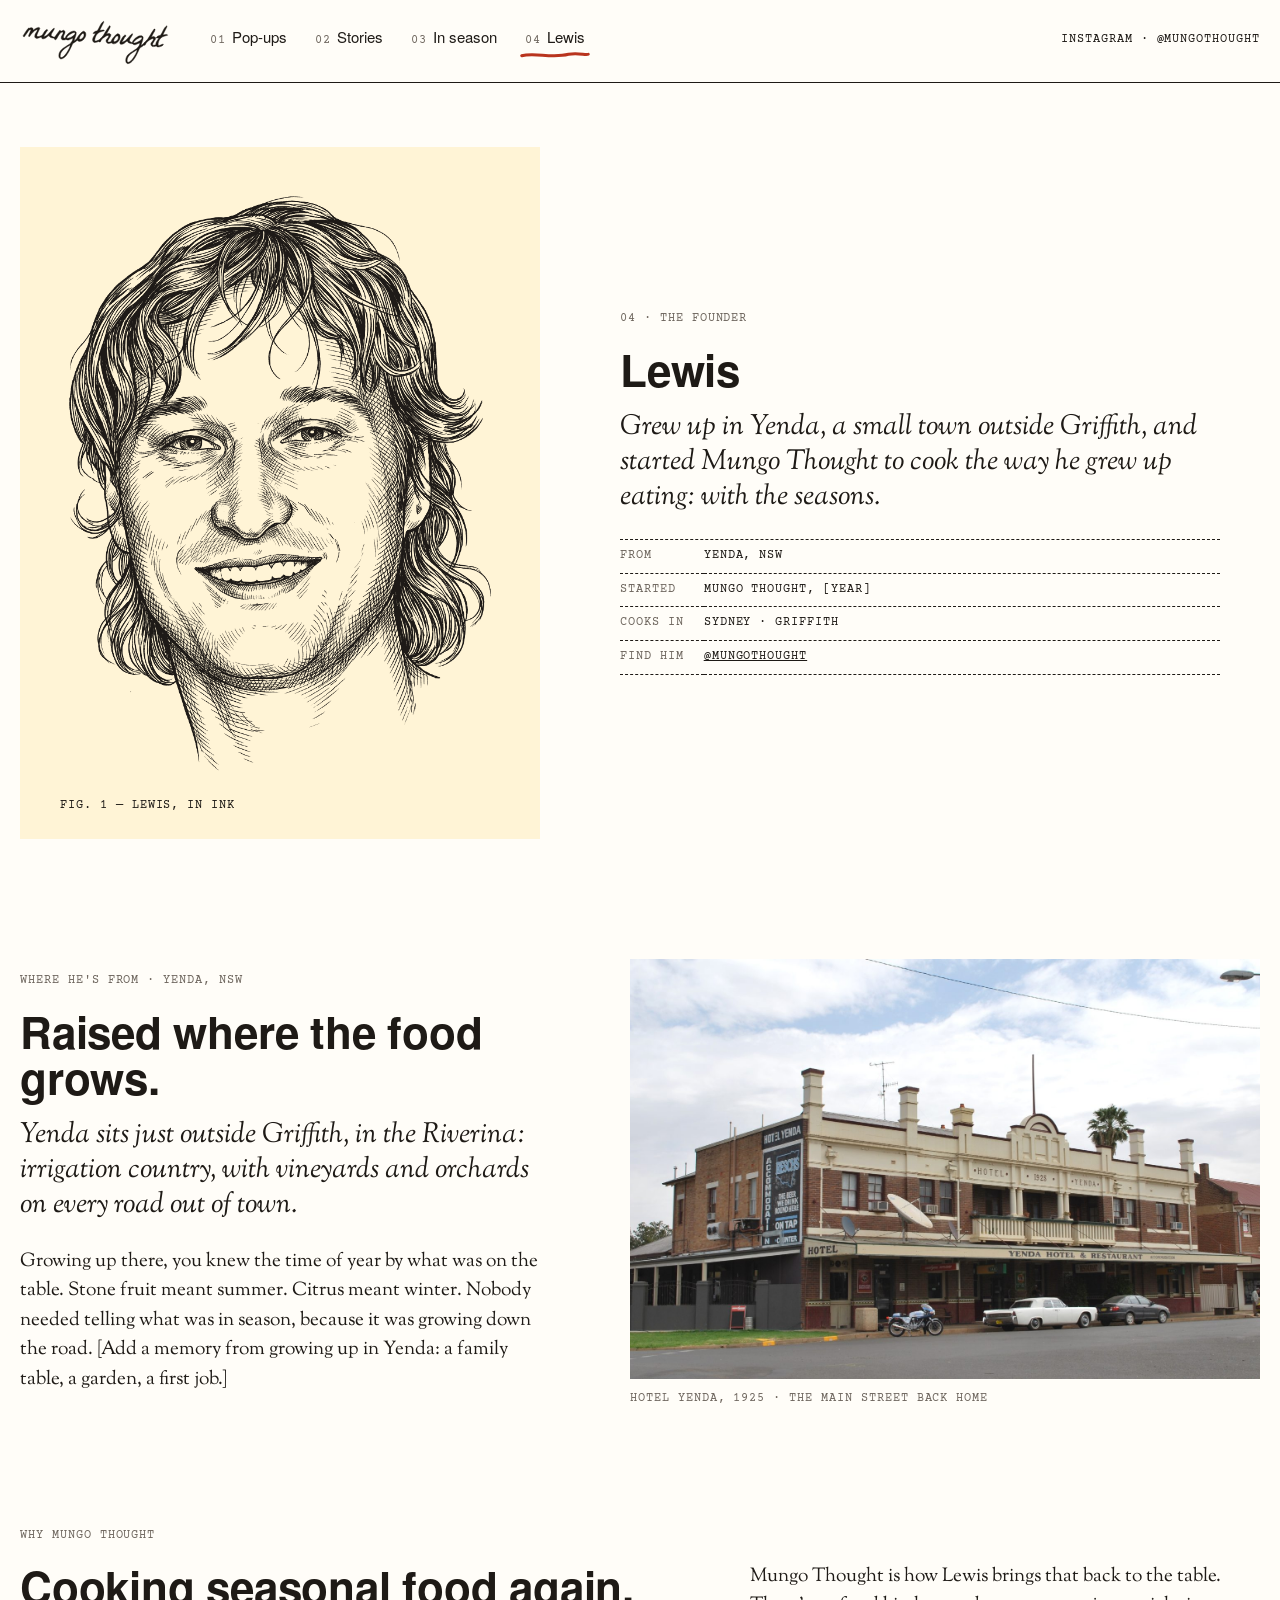
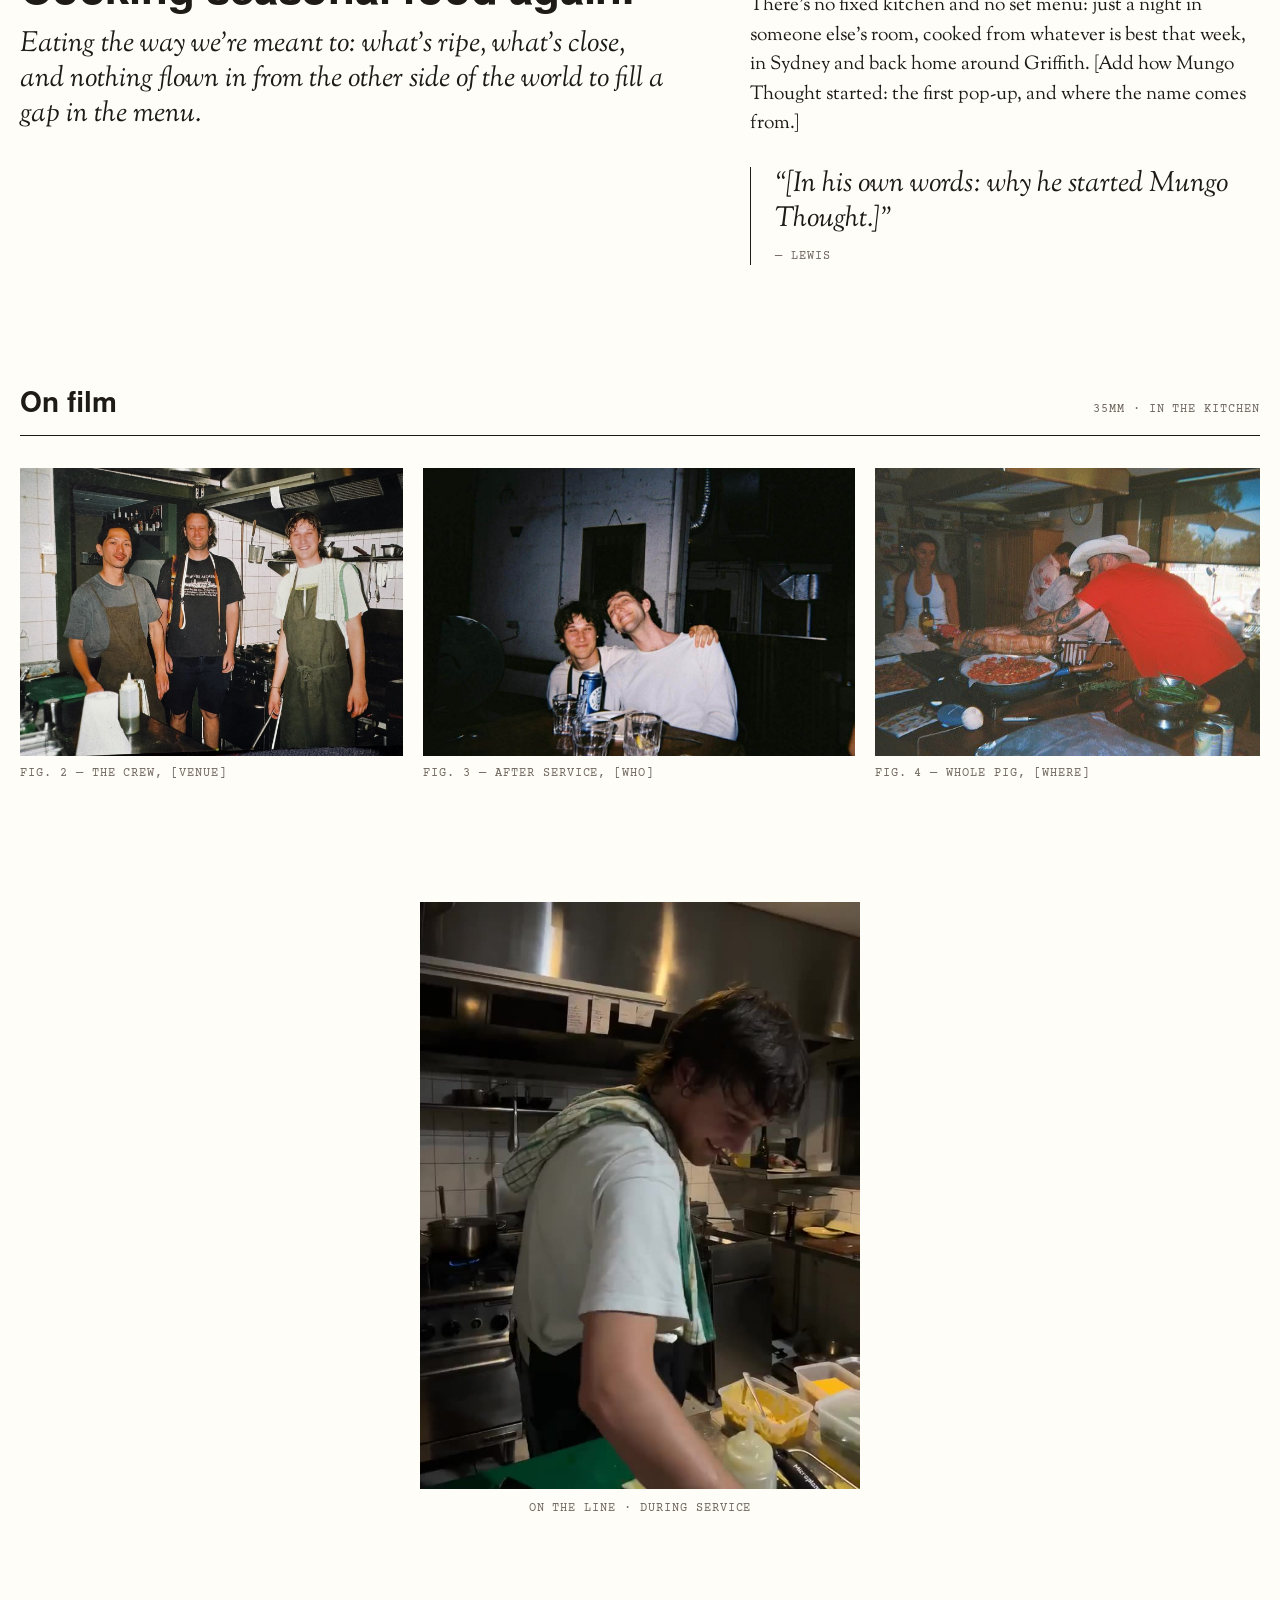
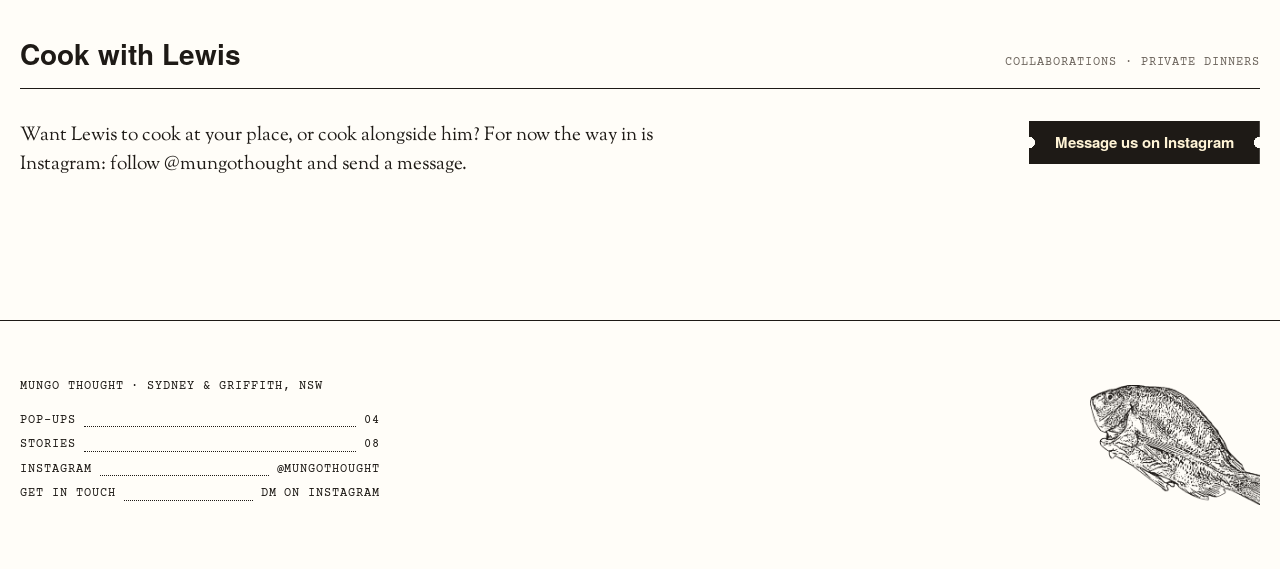
<file: lewis.html>
<!doctype html>
<html lang="en-AU">
<head>
<meta charset="utf-8">
<meta name="viewport" content="width=device-width, initial-scale=1">
<title>Lewis · Mungo Thought</title>
<meta name="description" content="Lewis, founder of Mungo Thought, grew up in Yenda outside Griffith and cooks seasonal pop-ups across Sydney and the Riverina.">
<meta name="theme-color" content="#FFFDF8">
<meta property="og:type" content="website">
<meta property="og:title" content="Lewis · Mungo Thought">
<meta property="og:description" content="Lewis, founder of Mungo Thought, grew up in Yenda outside Griffith and cooks seasonal pop-ups across Sydney and the Riverina.">
<meta property="og:image" content="/assets/photos/uni-in-hand.jpg">
<link rel="icon" href="/assets/brand/favicon.svg" type="image/svg+xml">
<link rel="preload" href="/assets/fonts/Heros-Regular.woff2" as="font" type="font/woff2" crossorigin>
<link rel="preload" href="/assets/fonts/CourierPrime-Regular.woff2" as="font" type="font/woff2" crossorigin>
<link rel="stylesheet" href="/assets/css/site.css">
<script src="/assets/js/site.js" defer></script>
</head>
<body>
<a class="skip" href="#main">Skip to content</a>
<div id="top" style="background:#FFFDF8;color:#1E1A16">
<header class="site-header" style="position:sticky;top:0;z-index:50;display:flex;flex-wrap:wrap;align-items:center;gap:10px 36px;padding:14px 20px;background:#FFFDF8;color:#1E1A16;border-bottom:1px solid #1E1A16">
<a href="/" aria-label="mungo thought, home" style="display:block;line-height:0"><img src="/assets/brand/logotype.svg" alt="" width="150" height="95" style="width:150px;height:auto"></a>
<nav aria-label="Main" class="site-nav" style="flex:1 1 auto;min-width:0;display:flex;gap:10px 28px;overflow-x:auto;padding:6px 4px 12px"><a href="/#popups" style="position:relative;display:inline-flex;align-items:baseline;gap:6px;white-space:nowrap;color:#1E1A16;text-decoration:none;font-family:'TeX Gyre Heros', 'Helvetica Neue', Helvetica, Arial, sans-serif;font-weight:400;font-size:15px;line-height:1.5"><span style="font-family:'Courier Prime', 'Courier New', monospace;font-weight:400;font-size:12px;line-height:1.4;letter-spacing:0.08em;text-transform:uppercase;color:#6F675F">01</span>Pop-ups</a><a href="/stories" style="position:relative;display:inline-flex;align-items:baseline;gap:6px;white-space:nowrap;color:#1E1A16;text-decoration:none;font-family:'TeX Gyre Heros', 'Helvetica Neue', Helvetica, Arial, sans-serif;font-weight:400;font-size:15px;line-height:1.5"><span style="font-family:'Courier Prime', 'Courier New', monospace;font-weight:400;font-size:12px;line-height:1.4;letter-spacing:0.08em;text-transform:uppercase;color:#6F675F">02</span>Stories</a><a href="/in-season" style="position:relative;display:inline-flex;align-items:baseline;gap:6px;white-space:nowrap;color:#1E1A16;text-decoration:none;font-family:'TeX Gyre Heros', 'Helvetica Neue', Helvetica, Arial, sans-serif;font-weight:400;font-size:15px;line-height:1.5"><span style="font-family:'Courier Prime', 'Courier New', monospace;font-weight:400;font-size:12px;line-height:1.4;letter-spacing:0.08em;text-transform:uppercase;color:#6F675F">03</span>In season</a><a href="/lewis" aria-current="page" style="position:relative;display:inline-flex;align-items:baseline;gap:6px;white-space:nowrap;color:#1E1A16;text-decoration:none;font-family:'TeX Gyre Heros', 'Helvetica Neue', Helvetica, Arial, sans-serif;font-weight:400;font-size:15px;line-height:1.5"><span style="font-family:'Courier Prime', 'Courier New', monospace;font-weight:400;font-size:12px;line-height:1.4;letter-spacing:0.08em;text-transform:uppercase;color:#6F675F">04</span>Lewis<svg viewBox="0 0 200 14" preserveAspectRatio="none" aria-hidden="true" style="position:absolute;left:-4px;bottom:-10px;width:calc(100% + 8px);height:10px;overflow:visible;pointer-events:none"><path d="M2 8 C 40 3, 90 12, 140 6 C 170 3, 190 8, 198 6" fill="none" stroke="#B9341E" stroke-width="3" stroke-linecap="round" vector-effect="non-scaling-stroke"></path></svg></a></nav>
<a href="https://www.instagram.com/mungothought/" target="_blank" rel="noopener" class="ig-link" style="color:#1E1A16;text-decoration:none;white-space:nowrap;font-family:'Courier Prime', 'Courier New', monospace;font-weight:400;font-size:12px;line-height:1.4;letter-spacing:0.08em;text-transform:uppercase">Instagram · @mungothought</a>
</header>
<main id="main">
<section style="display:flex;flex-wrap:wrap;gap:48px 80px;align-items:center;padding:64px 20px 0">
<figure style="flex:0 1 520px;min-width:0;margin:0;box-sizing:border-box;background:#FFF4D6;padding:40px 40px 24px">
<img src="/assets/drawings/lewis-ink.webp" alt="Pen-and-ink portrait of Lewis, smiling, with wavy shoulder-length hair" style="display:block;width:100%;height:auto">
<figcaption style="margin-top:18px;font-family:'Courier Prime', 'Courier New', monospace;font-weight:400;font-size:12px;line-height:1.4;letter-spacing:0.08em;text-transform:uppercase">Fig. 1 — Lewis, in ink</figcaption>
</figure>
<div style="flex:1 1 420px;max-width:600px;display:flex;flex-direction:column;gap:24px">
<div style="display:flex;flex-direction:column;gap:18px;max-width:900px;scroll-margin-top:96px"><p style="margin:0;font-family:'Courier Prime', 'Courier New', monospace;font-weight:400;font-size:12px;line-height:1.4;letter-spacing:0.08em;text-transform:uppercase;color:#6F675F">04 · The founder</p><h1 style="margin:0;font-family:'TeX Gyre Heros', 'Helvetica Neue', Helvetica, Arial, sans-serif;font-weight:700;font-size:44px;line-height:1.05;letter-spacing:-0.005em">Lewis</h1><p style="margin:0;max-width:760px;font-family:'Sorts Mill Goudy', Georgia, serif;font-style:italic;font-weight:400;font-size:28px;line-height:1.25">Grew up in Yenda, a small town outside Griffith, and started Mungo Thought to cook the way he grew up eating: with the seasons.</p></div>
<dl style="display:grid;grid-template-columns:auto 1fr;column-gap:0;margin:0;border-top:1px dashed #1E1A16;font-family:'Courier Prime', 'Courier New', monospace;font-weight:400;font-size:12px;line-height:1.4;letter-spacing:0.08em;text-transform:uppercase"><dt style="color:#6F675F;padding:8px 20px 8px 0;border-bottom:1px dashed #1E1A16">From</dt><dd style="margin:0;padding:8px 0;border-bottom:1px dashed #1E1A16">Yenda, NSW</dd><dt style="color:#6F675F;padding:8px 20px 8px 0;border-bottom:1px dashed #1E1A16">Started</dt><dd style="margin:0;padding:8px 0;border-bottom:1px dashed #1E1A16">Mungo Thought, [year]</dd><dt style="color:#6F675F;padding:8px 20px 8px 0;border-bottom:1px dashed #1E1A16">Cooks in</dt><dd style="margin:0;padding:8px 0;border-bottom:1px dashed #1E1A16">Sydney · Griffith</dd><dt style="color:#6F675F;padding:8px 20px 8px 0;border-bottom:1px dashed #1E1A16">Find him</dt><dd style="margin:0;padding:8px 0;border-bottom:1px dashed #1E1A16"><a href="https://www.instagram.com/mungothought/" target="_blank" rel="noopener" style="color:#1E1A16">@mungothought</a></dd></dl>
</div>
</section><section style="display:flex;flex-wrap:wrap;gap:48px 80px;align-items:center;padding:120px 20px 0">
<div style="flex:1 1 460px;max-width:640px;display:flex;flex-direction:column;gap:24px">
<div style="display:flex;flex-direction:column;gap:18px;max-width:900px;scroll-margin-top:96px"><p style="margin:0;font-family:'Courier Prime', 'Courier New', monospace;font-weight:400;font-size:12px;line-height:1.4;letter-spacing:0.08em;text-transform:uppercase;color:#6F675F">Where he's from · Yenda, NSW</p><h2 style="margin:0;font-family:'TeX Gyre Heros', 'Helvetica Neue', Helvetica, Arial, sans-serif;font-weight:700;font-size:44px;line-height:1.05;letter-spacing:-0.005em">Raised where the food grows.</h2><p style="margin:0;max-width:760px;font-family:'Sorts Mill Goudy', Georgia, serif;font-style:italic;font-weight:400;font-size:28px;line-height:1.25">Yenda sits just outside Griffith, in the Riverina: irrigation country, with vineyards and orchards on every road out of town.</p></div>
<p style="margin:0;font-family:'Sorts Mill Goudy', Georgia, serif;font-weight:400;font-size:19px;line-height:1.55">Growing up there, you knew the time of year by what was on the table. Stone fruit meant summer. Citrus meant winter. Nobody needed telling what was in season, because it was growing down the road. [Add a memory from growing up in Yenda: a family table, a garden, a first job.]</p>
</div>
<figure style="flex:1 1 560px;min-width:0;max-width:760px;margin:0"><img src="/assets/photos/hotel-yenda.jpg" alt="The two-storey brick Hotel Yenda, built in 1925, on the main street of Yenda" loading="lazy" style="display:block;width:100%;aspect-ratio:3 / 2;object-fit:cover"><figcaption style="margin-top:12px;font-family:'Courier Prime', 'Courier New', monospace;font-weight:400;font-size:12px;line-height:1.4;letter-spacing:0.08em;text-transform:uppercase;color:#6F675F">Hotel Yenda, 1925 · the main street back home</figcaption></figure>
</section><section style="padding:120px 20px 0">
<div style="display:flex;flex-wrap:wrap;gap:32px 80px;align-items:flex-start;justify-content:space-between">
<div style="flex:1 1 560px;min-width:0"><div style="display:flex;flex-direction:column;gap:18px;max-width:900px;scroll-margin-top:96px"><p style="margin:0;font-family:'Courier Prime', 'Courier New', monospace;font-weight:400;font-size:12px;line-height:1.4;letter-spacing:0.08em;text-transform:uppercase;color:#6F675F">Why Mungo Thought</p><h2 style="margin:0;font-family:'TeX Gyre Heros', 'Helvetica Neue', Helvetica, Arial, sans-serif;font-weight:700;font-size:44px;line-height:1.05;letter-spacing:-0.005em">Cooking seasonal food again.</h2><p style="margin:0;max-width:760px;font-family:'Sorts Mill Goudy', Georgia, serif;font-style:italic;font-weight:400;font-size:28px;line-height:1.25">Eating the way we're meant to: what's ripe, what's close, and nothing flown in from the other side of the world to fill a gap in the menu.</p></div></div>
<div style="flex:1 1 420px;min-width:0;max-width:600px;display:flex;flex-direction:column;gap:28px;padding-top:34px">
<p style="margin:0;font-family:'Sorts Mill Goudy', Georgia, serif;font-weight:400;font-size:19px;line-height:1.55">Mungo Thought is how Lewis brings that back to the table. There's no fixed kitchen and no set menu: just a night in someone else's room, cooked from whatever is best that week, in Sydney and back home around Griffith. [Add how Mungo Thought started: the first pop-up, and where the name comes from.]</p>
<blockquote style="margin:0;padding:0 0 0 24px;border-left:1px solid #1E1A16"><p style="margin:0;font-family:'Sorts Mill Goudy', Georgia, serif;font-style:italic;font-weight:400;font-size:28px;line-height:1.25">“[In his own words: why he started Mungo Thought.]”</p><p style="margin:12px 0 0;font-family:'Courier Prime', 'Courier New', monospace;font-weight:400;font-size:12px;line-height:1.4;letter-spacing:0.08em;text-transform:uppercase;color:#6F675F">— Lewis</p></blockquote>
</div>
</div>
</section><section style="padding:120px 20px 0"><div style="display:flex;flex-wrap:wrap;align-items:baseline;justify-content:space-between;gap:8px 24px;padding:0 0 16px;border-bottom:1px solid #1E1A16"><h2 style="margin:0;font-family:'TeX Gyre Heros', 'Helvetica Neue', Helvetica, Arial, sans-serif;font-weight:700;font-size:28px;line-height:1.15;color:#1E1A16">On film</h2><span style="font-family:'Courier Prime', 'Courier New', monospace;font-weight:400;font-size:12px;line-height:1.4;letter-spacing:0.08em;text-transform:uppercase;color:#6F675F">35mm · in the kitchen</span></div>
<div class="film-row" style="display:flex;gap:20px;align-items:flex-start;padding-top:32px"><figure style="flex:1.333 1 0;min-width:0;margin:0"><img src="/assets/photos/crew-film.jpg" alt="Lewis and two other cooks in aprons in a tiled kitchen, on film" loading="lazy" style="display:block;width:100%;aspect-ratio:1.333;object-fit:cover"><figcaption style="margin-top:10px;font-family:'Courier Prime', 'Courier New', monospace;font-weight:400;font-size:12px;line-height:1.4;letter-spacing:0.08em;text-transform:uppercase;color:#6F675F">Fig. 2 — The crew, [venue]</figcaption></figure><figure style="flex:1.5 1 0;min-width:0;margin:0"><img src="/assets/photos/two-chefs-film.jpg" alt="Lewis and a friend at a table after service, on film" loading="lazy" style="display:block;width:100%;aspect-ratio:1.5;object-fit:cover"><figcaption style="margin-top:10px;font-family:'Courier Prime', 'Courier New', monospace;font-weight:400;font-size:12px;line-height:1.4;letter-spacing:0.08em;text-transform:uppercase;color:#6F675F">Fig. 3 — After service, [who]</figcaption></figure><figure style="flex:1.34 1 0;min-width:0;margin:0"><img src="/assets/photos/whole-pig-film.jpg" alt="A cook in a red shirt and white hat breaking down a whole pig, on film" loading="lazy" style="display:block;width:100%;aspect-ratio:1.34;object-fit:cover"><figcaption style="margin-top:10px;font-family:'Courier Prime', 'Courier New', monospace;font-weight:400;font-size:12px;line-height:1.4;letter-spacing:0.08em;text-transform:uppercase;color:#6F675F">Fig. 4 — Whole pig, [where]</figcaption></figure></div>
</section><section style="padding:120px 20px 0">
<figure style="max-width:440px;margin:0 auto"><video src="/assets/film/on-the-line.mp4" poster="/assets/film/on-the-line.jpg" autoplay="true" muted="true" loop="true" playsinline="true" aria-label="Lewis cooking on the line during service" style="display:block;width:100%;aspect-ratio:3 / 4;object-fit:cover;background:#1E1A16"></video><figcaption style="margin-top:12px;font-family:'Courier Prime', 'Courier New', monospace;font-weight:400;font-size:12px;line-height:1.4;letter-spacing:0.08em;text-transform:uppercase;color:#6F675F;text-align:center">On the line · during service</figcaption></figure>
</section><section style="padding:120px 20px 0"><div style="display:flex;flex-wrap:wrap;align-items:baseline;justify-content:space-between;gap:8px 24px;padding:0 0 16px;border-bottom:1px solid #1E1A16"><h2 style="margin:0;font-family:'TeX Gyre Heros', 'Helvetica Neue', Helvetica, Arial, sans-serif;font-weight:700;font-size:28px;line-height:1.15;color:#1E1A16">Cook with Lewis</h2><span style="font-family:'Courier Prime', 'Courier New', monospace;font-weight:400;font-size:12px;line-height:1.4;letter-spacing:0.08em;text-transform:uppercase;color:#6F675F">Collaborations · private dinners</span></div>
<div style="display:flex;flex-wrap:wrap;gap:40px 80px;align-items:flex-start;justify-content:space-between;padding-top:32px">
<p style="flex:1 1 420px;max-width:640px;margin:0;font-family:'Sorts Mill Goudy', Georgia, serif;font-weight:400;font-size:19px;line-height:1.55">Want Lewis to cook at your place, or cook alongside him? For now the way in is Instagram: follow @mungothought and send a message.</p>
<div><a href="https://www.instagram.com/mungothought/" target="_blank" rel="noopener" class="mt-ticket" style="display:inline-flex;align-items:center;gap:8px;padding:14px 26px;background:#1E1A16;color:#FFF4D6;text-decoration:none;font-family:'TeX Gyre Heros', 'Helvetica Neue', Helvetica, Arial, sans-serif;font-weight:700;font-size:15px;line-height:1;-webkit-mask:radial-gradient(circle 6px at 0 50%, transparent 97%, #000) left / 51% 100% no-repeat, radial-gradient(circle 6px at 100% 50%, transparent 97%, #000) right / 51% 100% no-repeat;mask:radial-gradient(circle 6px at 0 50%, transparent 97%, #000) left / 51% 100% no-repeat, radial-gradient(circle 6px at 100% 50%, transparent 97%, #000) right / 51% 100% no-repeat">Message us on Instagram</a></div>
</div>
</section>
</main>
<footer style="position:relative;margin-top:140px;padding:56px 20px 64px;border-top:1px solid #1E1A16">
<div style="display:flex;flex-wrap:wrap;gap:40px 80px;align-items:flex-end;justify-content:space-between">
<div style="flex:0 1 360px;display:flex;flex-direction:column;gap:4px;font-family:'Courier Prime', 'Courier New', monospace;font-weight:400;font-size:12px;line-height:1.4;letter-spacing:0.08em;text-transform:uppercase;line-height:1.7">
<p style="margin:0 0 10px">Mungo Thought · Sydney &amp; Griffith, NSW</p>
<div style="display:flex;gap:8px"><a href="/#popups" style="color:#1E1A16;text-decoration:none">Pop-ups</a><span style="flex:1;border-bottom:1px dotted #1E1A16;transform:translateY(-4px)"></span><a href="/#popups" style="color:#1E1A16;text-decoration:none">04</a></div><div style="display:flex;gap:8px"><a href="/stories" style="color:#1E1A16;text-decoration:none">Stories</a><span style="flex:1;border-bottom:1px dotted #1E1A16;transform:translateY(-4px)"></span><a href="/stories" style="color:#1E1A16;text-decoration:none">08</a></div><div style="display:flex;gap:8px"><a href="https://www.instagram.com/mungothought/" target="_blank" rel="noopener" style="color:#1E1A16;text-decoration:none">Instagram</a><span style="flex:1;border-bottom:1px dotted #1E1A16;transform:translateY(-4px)"></span><a href="https://www.instagram.com/mungothought/" target="_blank" rel="noopener" style="color:#1E1A16;text-decoration:none">@mungothought</a></div><div style="display:flex;gap:8px"><a href="https://www.instagram.com/mungothought/" target="_blank" rel="noopener" style="color:#1E1A16;text-decoration:none">Get in touch</a><span style="flex:1;border-bottom:1px dotted #1E1A16;transform:translateY(-4px)"></span><a href="https://www.instagram.com/mungothought/" target="_blank" rel="noopener" style="color:#1E1A16;text-decoration:none">DM on Instagram</a></div>
</div>
<img src="/assets/drawings/bream-ink.webp" alt="" aria-hidden="true" style="width:170px;height:auto">
</div>
</footer>
</div>
</body>
</html>
</file>
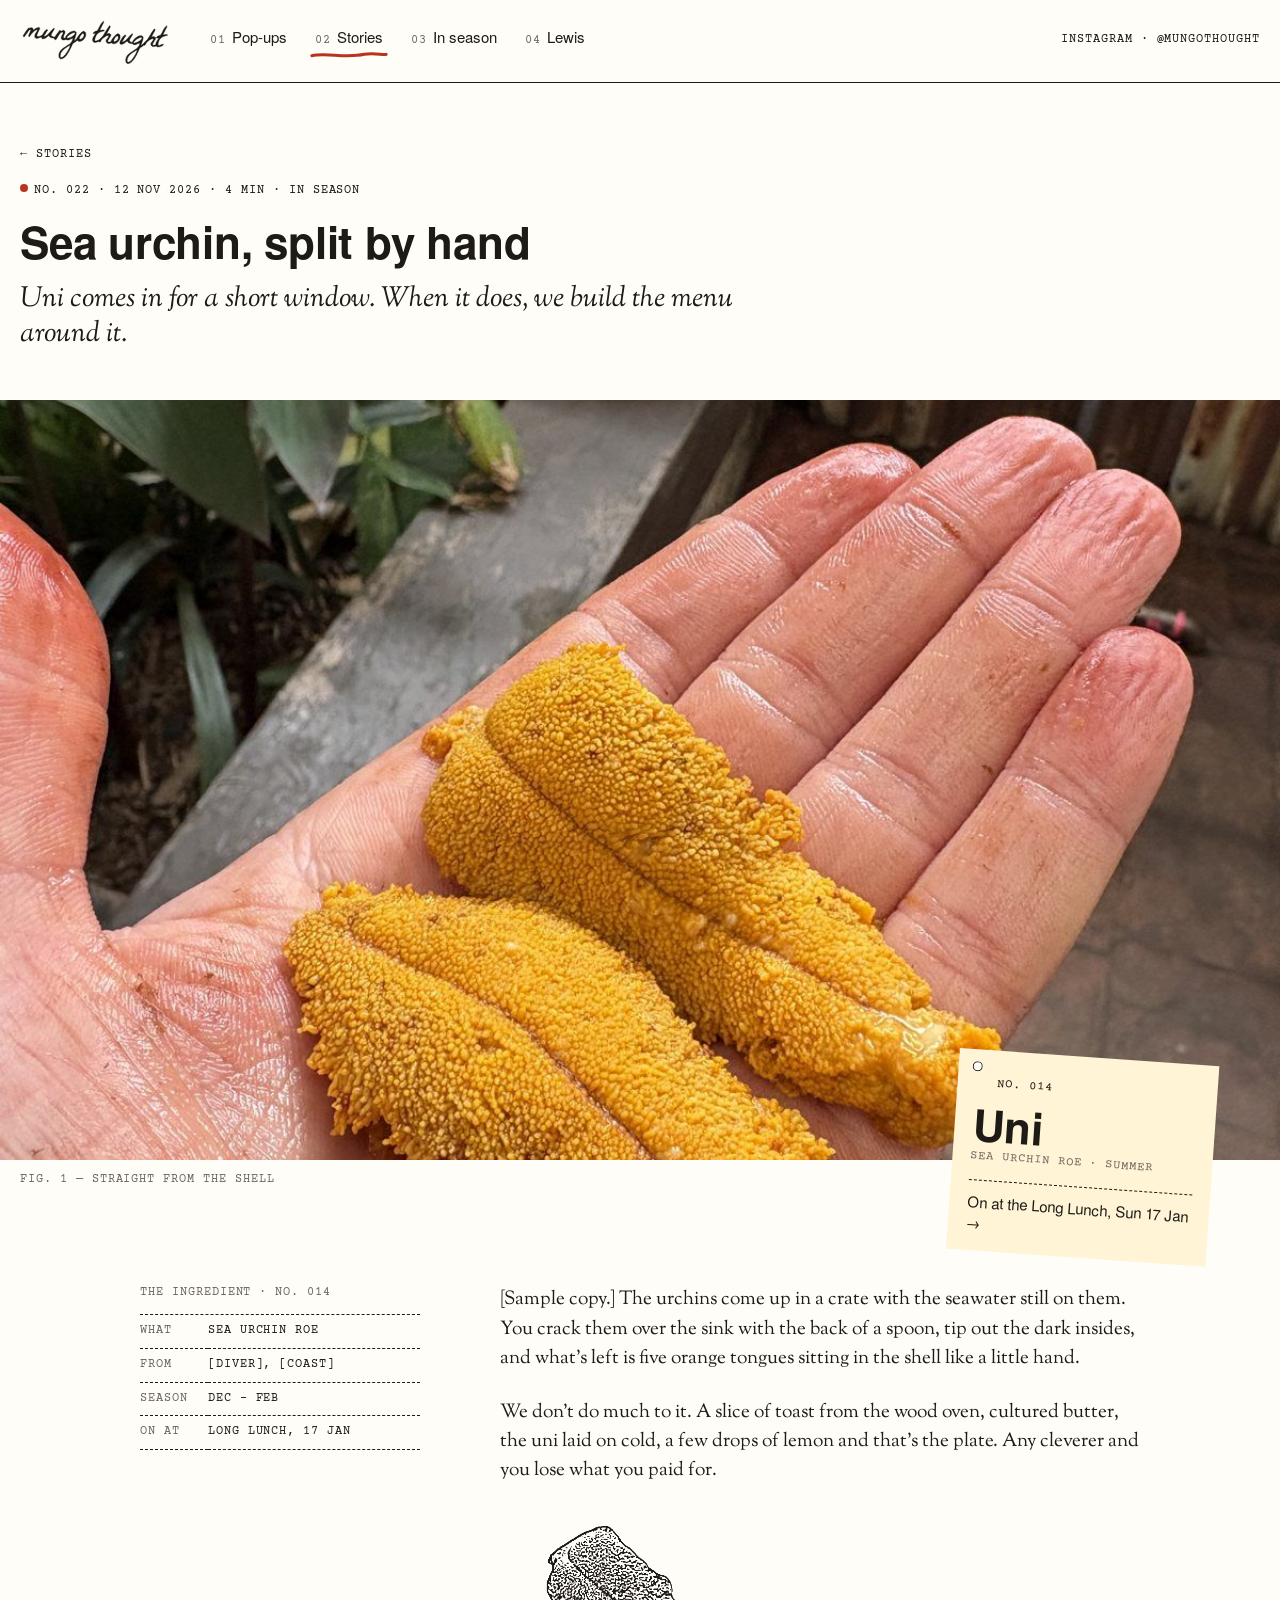
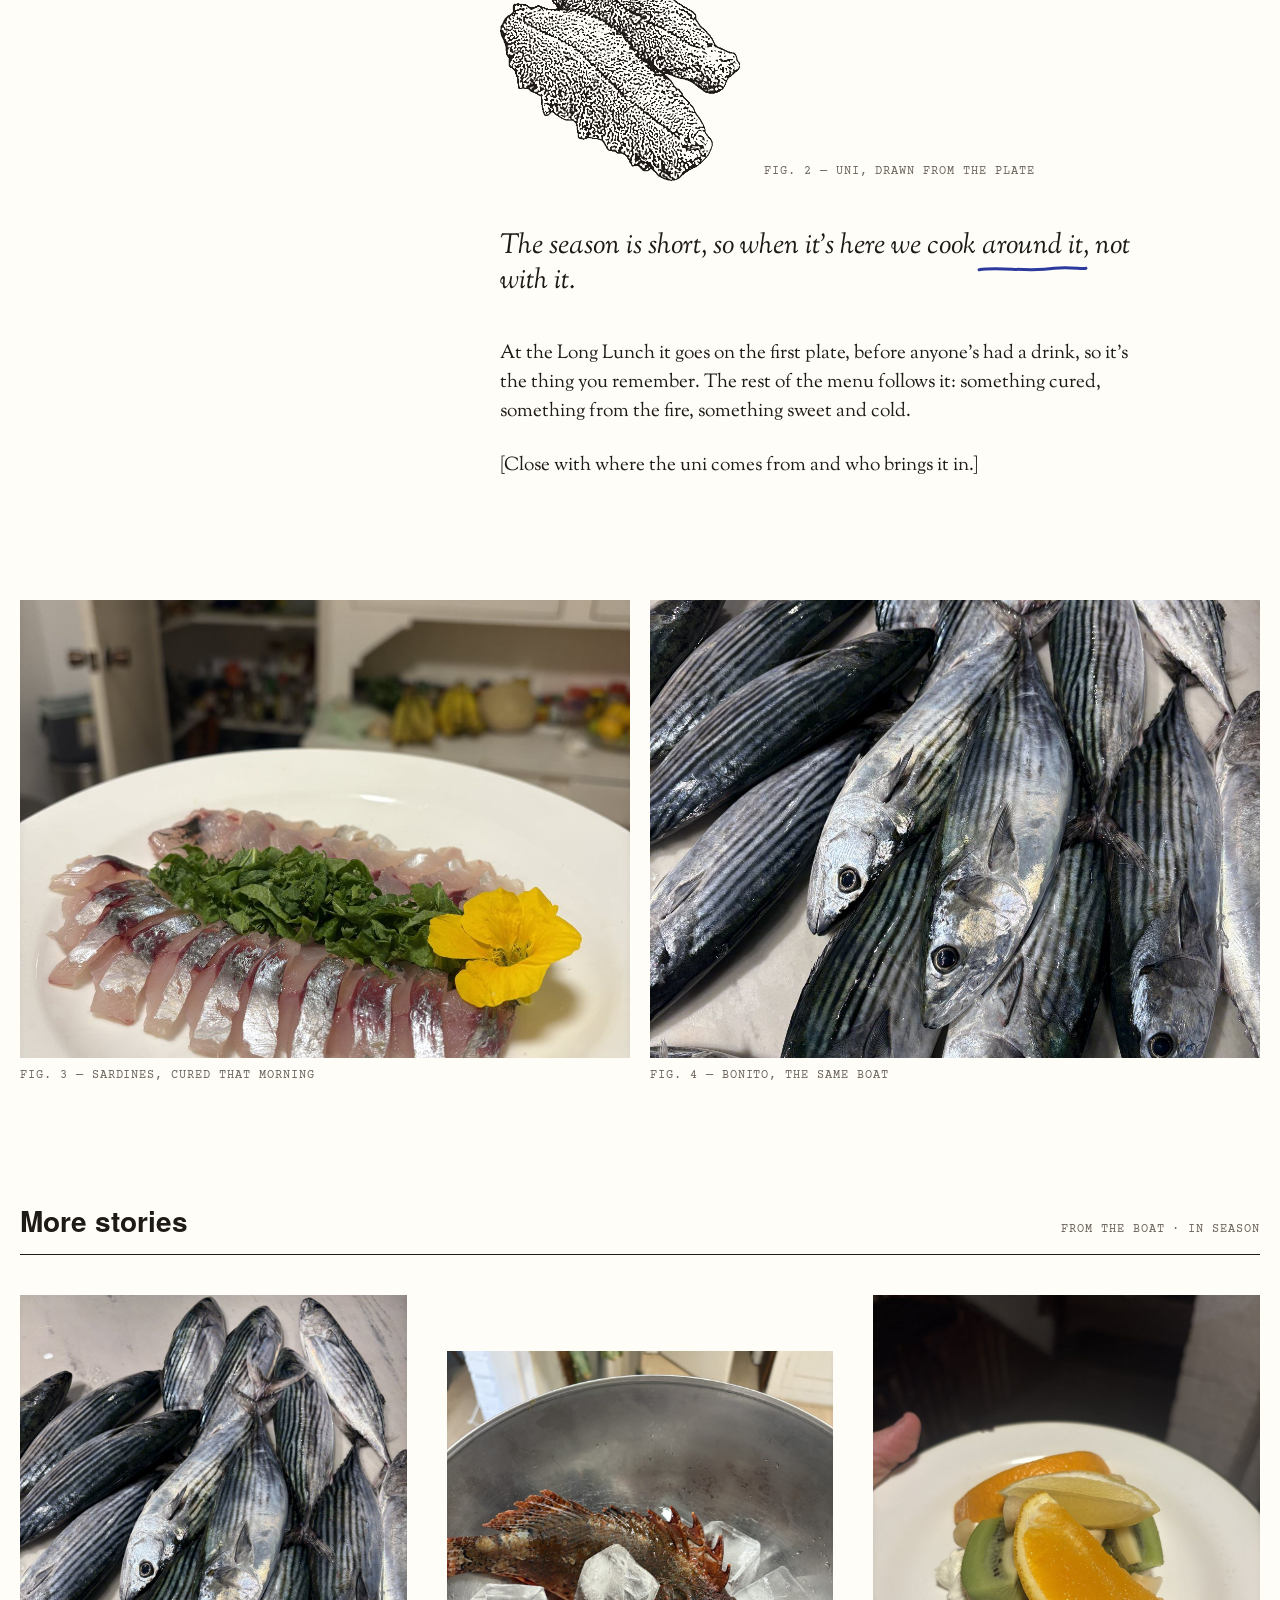
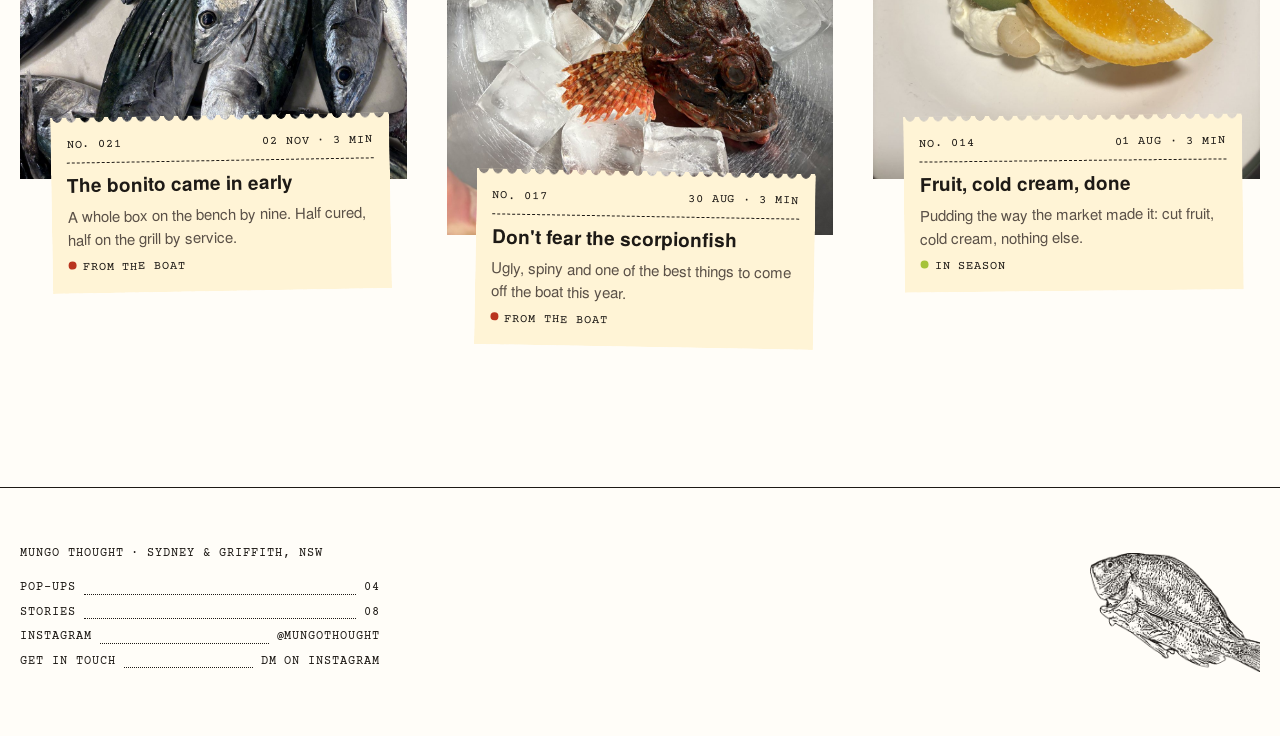
<file: stories/sea-urchin.html>
<!doctype html>
<html lang="en-AU">
<head>
<meta charset="utf-8">
<meta name="viewport" content="width=device-width, initial-scale=1">
<title>Sea urchin, split by hand · Mungo Thought</title>
<meta name="description" content="Uni comes in for a short window. When it does, we build the menu around it.">
<meta name="theme-color" content="#FFFDF8">
<meta property="og:type" content="website">
<meta property="og:title" content="Sea urchin, split by hand · Mungo Thought">
<meta property="og:description" content="Uni comes in for a short window. When it does, we build the menu around it.">
<meta property="og:image" content="/assets/photos/uni-in-hand.jpg">
<link rel="icon" href="/assets/brand/favicon.svg" type="image/svg+xml">
<link rel="preload" href="/assets/fonts/Heros-Regular.woff2" as="font" type="font/woff2" crossorigin>
<link rel="preload" href="/assets/fonts/CourierPrime-Regular.woff2" as="font" type="font/woff2" crossorigin>
<link rel="stylesheet" href="/assets/css/site.css">
<script src="/assets/js/site.js" defer></script>
</head>
<body>
<a class="skip" href="#main">Skip to content</a>
<div id="top" style="background:#FFFDF8;color:#1E1A16">
<header class="site-header" style="position:sticky;top:0;z-index:50;display:flex;flex-wrap:wrap;align-items:center;gap:10px 36px;padding:14px 20px;background:#FFFDF8;color:#1E1A16;border-bottom:1px solid #1E1A16">
<a href="/" aria-label="mungo thought, home" style="display:block;line-height:0"><img src="/assets/brand/logotype.svg" alt="" width="150" height="95" style="width:150px;height:auto"></a>
<nav aria-label="Main" class="site-nav" style="flex:1 1 auto;min-width:0;display:flex;gap:10px 28px;overflow-x:auto;padding:6px 4px 12px"><a href="/#popups" style="position:relative;display:inline-flex;align-items:baseline;gap:6px;white-space:nowrap;color:#1E1A16;text-decoration:none;font-family:'TeX Gyre Heros', 'Helvetica Neue', Helvetica, Arial, sans-serif;font-weight:400;font-size:15px;line-height:1.5"><span style="font-family:'Courier Prime', 'Courier New', monospace;font-weight:400;font-size:12px;line-height:1.4;letter-spacing:0.08em;text-transform:uppercase;color:#6F675F">01</span>Pop-ups</a><a href="/stories" aria-current="page" style="position:relative;display:inline-flex;align-items:baseline;gap:6px;white-space:nowrap;color:#1E1A16;text-decoration:none;font-family:'TeX Gyre Heros', 'Helvetica Neue', Helvetica, Arial, sans-serif;font-weight:400;font-size:15px;line-height:1.5"><span style="font-family:'Courier Prime', 'Courier New', monospace;font-weight:400;font-size:12px;line-height:1.4;letter-spacing:0.08em;text-transform:uppercase;color:#6F675F">02</span>Stories<svg viewBox="0 0 200 14" preserveAspectRatio="none" aria-hidden="true" style="position:absolute;left:-4px;bottom:-10px;width:calc(100% + 8px);height:10px;overflow:visible;pointer-events:none"><path d="M2 8 C 40 3, 90 12, 140 6 C 170 3, 190 8, 198 6" fill="none" stroke="#B9341E" stroke-width="3" stroke-linecap="round" vector-effect="non-scaling-stroke"></path></svg></a><a href="/in-season" style="position:relative;display:inline-flex;align-items:baseline;gap:6px;white-space:nowrap;color:#1E1A16;text-decoration:none;font-family:'TeX Gyre Heros', 'Helvetica Neue', Helvetica, Arial, sans-serif;font-weight:400;font-size:15px;line-height:1.5"><span style="font-family:'Courier Prime', 'Courier New', monospace;font-weight:400;font-size:12px;line-height:1.4;letter-spacing:0.08em;text-transform:uppercase;color:#6F675F">03</span>In season</a><a href="/lewis" style="position:relative;display:inline-flex;align-items:baseline;gap:6px;white-space:nowrap;color:#1E1A16;text-decoration:none;font-family:'TeX Gyre Heros', 'Helvetica Neue', Helvetica, Arial, sans-serif;font-weight:400;font-size:15px;line-height:1.5"><span style="font-family:'Courier Prime', 'Courier New', monospace;font-weight:400;font-size:12px;line-height:1.4;letter-spacing:0.08em;text-transform:uppercase;color:#6F675F">04</span>Lewis</a></nav>
<a href="https://www.instagram.com/mungothought/" target="_blank" rel="noopener" class="ig-link" style="color:#1E1A16;text-decoration:none;white-space:nowrap;font-family:'Courier Prime', 'Courier New', monospace;font-weight:400;font-size:12px;line-height:1.4;letter-spacing:0.08em;text-transform:uppercase">Instagram · @mungothought</a>
</header>
<main id="main">
<article>
<section style="padding:64px 20px 48px;display:flex;flex-direction:column;gap:20px">
<a href="/stories" style="font-family:'Courier Prime', 'Courier New', monospace;font-weight:400;font-size:12px;line-height:1.4;letter-spacing:0.08em;text-transform:uppercase;color:#1E1A16;text-decoration:none">← Stories</a>
<div style="display:flex;flex-direction:column;gap:18px;max-width:900px;scroll-margin-top:96px"><p style="margin:0;font-family:'Courier Prime', 'Courier New', monospace;font-weight:400;font-size:12px;line-height:1.4;letter-spacing:0.08em;text-transform:uppercase;color:#1E1A16"><span style="display:inline-block;width:8px;height:8px;border-radius:999px;background:#B9341E;margin-right:6px;vertical-align:1px"></span>No. 022 · 12 Nov 2026 · 4 min · In season</p><h1 style="margin:0;font-family:'TeX Gyre Heros', 'Helvetica Neue', Helvetica, Arial, sans-serif;font-weight:700;font-size:44px;line-height:1.05;letter-spacing:-0.005em">Sea urchin, split by hand</h1><p style="margin:0;max-width:760px;font-family:'Sorts Mill Goudy', Georgia, serif;font-style:italic;font-weight:400;font-size:28px;line-height:1.25">Uni comes in for a short window. When it does, we build the menu around it.</p></div>
</section>
<figure style="position:relative;margin:0">
<img src="/assets/photos/uni-in-hand.jpg" alt="Two tongues of sea urchin roe in an open palm, plants behind" style="display:block;width:100%;height:min(760px,90vw);object-fit:cover">
<div class="mt-pin" style="position:absolute;right:60px;bottom:-60px"><div style="position:relative;box-sizing:border-box;width:260px;padding:26px 18px 18px;background:#FFF4D6;color:#1E1A16;transform:rotate(4deg);transform-origin:0 0"><span aria-hidden="true" style="position:absolute;left:14px;top:12px;width:10px;height:10px;border-radius:999px;background:#FFFDF8;box-shadow:inset 0 0 0 1px #1E1A16"></span><div style="padding-left:22px;font-family:'Courier Prime', 'Courier New', monospace;font-weight:400;font-size:12px;line-height:1.4;letter-spacing:0.08em;text-transform:uppercase">No. 014</div><p style="margin:8px 0 2px;font-family:'TeX Gyre Heros', 'Helvetica Neue', Helvetica, Arial, sans-serif;font-weight:700;font-size:44px;line-height:1.05;letter-spacing:-0.005em">Uni</p><div style="font-family:'Courier Prime', 'Courier New', monospace;font-weight:400;font-size:12px;line-height:1.4;letter-spacing:0.08em;text-transform:uppercase;color:#6F675F">Sea urchin roe · summer</div><a href="/#coming-up" style="display:block;margin-top:14px;padding-top:10px;border-top:1px dashed #1E1A16;font-family:'TeX Gyre Heros', 'Helvetica Neue', Helvetica, Arial, sans-serif;font-weight:400;font-size:15px;line-height:1.5;line-height:1.4;color:#1E1A16;text-decoration:none">On at the Long Lunch, Sun 17 Jan →</a></div></div>
<figcaption style="padding:12px 20px 0;font-family:'Courier Prime', 'Courier New', monospace;font-weight:400;font-size:12px;line-height:1.4;letter-spacing:0.08em;text-transform:uppercase;color:#6F675F">Fig. 1 — Straight from the shell</figcaption>
</figure>
<section style="display:flex;flex-wrap:wrap;gap:40px 80px;padding:96px 20px 0;justify-content:center;align-items:flex-start">
<aside style="flex:0 1 280px">
<p style="margin:0 0 12px;font-family:'Courier Prime', 'Courier New', monospace;font-weight:400;font-size:12px;line-height:1.4;letter-spacing:0.08em;text-transform:uppercase;color:#6F675F">The ingredient · No. 014</p>
<dl style="display:grid;grid-template-columns:auto 1fr;column-gap:0;margin:0;border-top:1px dashed #1E1A16;font-family:'Courier Prime', 'Courier New', monospace;font-weight:400;font-size:12px;line-height:1.4;letter-spacing:0.08em;text-transform:uppercase"><dt style="color:#6F675F;padding:8px 20px 8px 0;border-bottom:1px dashed #1E1A16">What</dt><dd style="margin:0;padding:8px 0;border-bottom:1px dashed #1E1A16">Sea urchin roe</dd><dt style="color:#6F675F;padding:8px 20px 8px 0;border-bottom:1px dashed #1E1A16">From</dt><dd style="margin:0;padding:8px 0;border-bottom:1px dashed #1E1A16">[Diver], [coast]</dd><dt style="color:#6F675F;padding:8px 20px 8px 0;border-bottom:1px dashed #1E1A16">Season</dt><dd style="margin:0;padding:8px 0;border-bottom:1px dashed #1E1A16">Dec – Feb</dd><dt style="color:#6F675F;padding:8px 20px 8px 0;border-bottom:1px dashed #1E1A16">On at</dt><dd style="margin:0;padding:8px 0;border-bottom:1px dashed #1E1A16">Long Lunch, 17 Jan</dd></dl>
</aside>
<div style="flex:0 1 640px;min-width:0">
<p style="margin:0 0 24px;font-family:'Sorts Mill Goudy', Georgia, serif;font-weight:400;font-size:19px;line-height:1.55">[Sample copy.] The urchins come up in a crate with the seawater still on them. You crack them over the sink with the back of a spoon, tip out the dark insides, and what's left is five orange tongues sitting in the shell like a little hand.</p>
<p style="margin:0 0 24px;font-family:'Sorts Mill Goudy', Georgia, serif;font-weight:400;font-size:19px;line-height:1.55">We don't do much to it. A slice of toast from the wood oven, cultured butter, the uni laid on cold, a few drops of lemon and that's the plate. Any cleverer and you lose what you paid for.</p>
<figure style="margin:40px 0 48px;display:flex;align-items:flex-end;gap:24px">
<img src="/assets/drawings/uni-ink.webp" alt="Pen-and-ink drawing of sea urchin roe" loading="lazy" style="width:240px;max-width:50%;height:auto">
<figcaption style="font-family:'Courier Prime', 'Courier New', monospace;font-weight:400;font-size:12px;line-height:1.4;letter-spacing:0.08em;text-transform:uppercase;color:#6F675F">Fig. 2 — Uni, drawn from the plate</figcaption>
</figure>
<p style="margin:0 0 40px;font-family:'Sorts Mill Goudy', Georgia, serif;font-style:italic;font-weight:400;font-size:28px;line-height:1.25">The season is short, so when it's here we cook <span style="position:relative;display:inline-block">around it<svg viewBox="0 0 200 14" preserveAspectRatio="none" aria-hidden="true" style="position:absolute;left:-4px;bottom:-10px;width:calc(100% + 8px);height:10px;overflow:visible;pointer-events:none"><path d="M2 8 C 40 3, 90 12, 140 6 C 170 3, 190 8, 198 6" fill="none" stroke="#2B3A9C" stroke-width="3" stroke-linecap="round" vector-effect="non-scaling-stroke"></path></svg></span>, not with it.</p>
<p style="margin:0 0 24px;font-family:'Sorts Mill Goudy', Georgia, serif;font-weight:400;font-size:19px;line-height:1.55">At the Long Lunch it goes on the first plate, before anyone's had a drink, so it's the thing you remember. The rest of the menu follows it: something cured, something from the fire, something sweet and cold.</p>
<p style="margin:0 0 24px;font-family:'Sorts Mill Goudy', Georgia, serif;font-weight:400;font-size:19px;line-height:1.55">[Close with where the uni comes from and who brings it in.]</p>
</div>
</section>
<section style="display:flex;flex-wrap:wrap;gap:20px;padding:96px 20px 0">
<figure style="flex:1 1 560px;margin:0"><img src="/assets/photos/sardines-nasturtium.jpg" alt="Cured sardines with nasturtium leaves" loading="lazy" style="display:block;width:100%;aspect-ratio:4 / 3;object-fit:cover"><figcaption style="margin-top:10px;font-family:'Courier Prime', 'Courier New', monospace;font-weight:400;font-size:12px;line-height:1.4;letter-spacing:0.08em;text-transform:uppercase;color:#6F675F">Fig. 3 — Sardines, cured that morning</figcaption></figure>
<figure style="flex:1 1 560px;margin:0"><img src="/assets/photos/bonito-pile.jpg" alt="A pile of bonito on a steel bench" loading="lazy" style="display:block;width:100%;aspect-ratio:4 / 3;object-fit:cover"><figcaption style="margin-top:10px;font-family:'Courier Prime', 'Courier New', monospace;font-weight:400;font-size:12px;line-height:1.4;letter-spacing:0.08em;text-transform:uppercase;color:#6F675F">Fig. 4 — Bonito, the same boat</figcaption></figure>
</section>
</article>
<section style="padding:120px 20px 0"><div style="display:flex;flex-wrap:wrap;align-items:baseline;justify-content:space-between;gap:8px 24px;padding:0 0 16px;border-bottom:1px solid #1E1A16"><h2 style="margin:0;font-family:'TeX Gyre Heros', 'Helvetica Neue', Helvetica, Arial, sans-serif;font-weight:700;font-size:28px;line-height:1.15;color:#1E1A16">More stories</h2><span style="font-family:'Courier Prime', 'Courier New', monospace;font-weight:400;font-size:12px;line-height:1.4;letter-spacing:0.08em;text-transform:uppercase;color:#6F675F">From the boat · In season</span></div><div style="display:flex;flex-wrap:wrap;gap:56px 40px;padding-top:40px;align-items:flex-start"><div class="mt-card" style="flex:1 1 360px;min-width:0;max-width:440px;margin-top:var(--drop,0px)"><a href="/stories/sea-urchin" style="display:flex;flex-direction:column;color:#1E1A16;text-decoration:none"><img src="/assets/photos/bonito-pile.jpg" alt="A pile of bonito on a steel bench" style="display:block;width:100%;aspect-ratio:4 / 5;object-fit:cover"><div style="margin:-64px 18px 0 30px;position:relative"><div style="position:relative;box-sizing:border-box;background:#FFF4D6;color:#1E1A16;padding:20px 16px 16px;transform:rotate(-1deg);transform-origin:50% 0;-webkit-mask:radial-gradient(circle at 7px 0, transparent 4.5px, #000 5px) 0 0 / 14px 100% repeat-x;mask:radial-gradient(circle at 7px 0, transparent 4.5px, #000 5px) 0 0 / 14px 100% repeat-x"><div style="display:flex;justify-content:space-between;gap:12px;padding-bottom:8px;margin-bottom:10px;border-bottom:1px dashed #1E1A16;font-family:'Courier Prime', 'Courier New', monospace;font-weight:400;font-size:12px;line-height:1.4;letter-spacing:0.08em;text-transform:uppercase"><span>No. 021</span><span>02 Nov · 3 min</span></div><p style="margin:0 0 8px;font-family:'TeX Gyre Heros', 'Helvetica Neue', Helvetica, Arial, sans-serif;font-weight:700;font-size:19px;line-height:1.3">The bonito came in early</p><p style="margin:0;font-family:'TeX Gyre Heros', 'Helvetica Neue', Helvetica, Arial, sans-serif;font-weight:400;font-size:15px;line-height:1.5;color:#5A5047">A whole box on the bench by nine. Half cured, half on the grill by service.</p><div style="margin-top:10px;font-family:'Courier Prime', 'Courier New', monospace;font-weight:400;font-size:12px;line-height:1.4;letter-spacing:0.08em;text-transform:uppercase"><span style="display:inline-block;width:8px;height:8px;border-radius:999px;background:#B9341E;margin-right:6px;vertical-align:1px"></span>From the boat</div></div></div></a></div><div class="mt-card drop" style="flex:1 1 360px;min-width:0;max-width:440px;margin-top:var(--drop,0px)"><a href="/stories/sea-urchin" style="display:flex;flex-direction:column;color:#1E1A16;text-decoration:none"><img src="/assets/photos/scorpionfish-on-ice.jpg" alt="A scorpionfish on ice in a steel bowl" style="display:block;width:100%;aspect-ratio:4 / 5;object-fit:cover"><div style="margin:-64px 18px 0 30px;position:relative"><div style="position:relative;box-sizing:border-box;background:#FFF4D6;color:#1E1A16;padding:20px 16px 16px;transform:rotate(1deg);transform-origin:50% 0;-webkit-mask:radial-gradient(circle at 7px 0, transparent 4.5px, #000 5px) 0 0 / 14px 100% repeat-x;mask:radial-gradient(circle at 7px 0, transparent 4.5px, #000 5px) 0 0 / 14px 100% repeat-x"><div style="display:flex;justify-content:space-between;gap:12px;padding-bottom:8px;margin-bottom:10px;border-bottom:1px dashed #1E1A16;font-family:'Courier Prime', 'Courier New', monospace;font-weight:400;font-size:12px;line-height:1.4;letter-spacing:0.08em;text-transform:uppercase"><span>No. 017</span><span>30 Aug · 3 min</span></div><p style="margin:0 0 8px;font-family:'TeX Gyre Heros', 'Helvetica Neue', Helvetica, Arial, sans-serif;font-weight:700;font-size:19px;line-height:1.3">Don't fear the scorpionfish</p><p style="margin:0;font-family:'TeX Gyre Heros', 'Helvetica Neue', Helvetica, Arial, sans-serif;font-weight:400;font-size:15px;line-height:1.5;color:#5A5047">Ugly, spiny and one of the best things to come off the boat this year.</p><div style="margin-top:10px;font-family:'Courier Prime', 'Courier New', monospace;font-weight:400;font-size:12px;line-height:1.4;letter-spacing:0.08em;text-transform:uppercase"><span style="display:inline-block;width:8px;height:8px;border-radius:999px;background:#B9341E;margin-right:6px;vertical-align:1px"></span>From the boat</div></div></div></a></div><div class="mt-card" style="flex:1 1 360px;min-width:0;max-width:440px;margin-top:var(--drop,0px)"><a href="/stories/sea-urchin" style="display:flex;flex-direction:column;color:#1E1A16;text-decoration:none"><img src="/assets/photos/fruit-cream-orange.jpg" alt="Orange and kiwi over cream on a white plate" style="display:block;width:100%;aspect-ratio:4 / 5;object-fit:cover"><div style="margin:-64px 18px 0 30px;position:relative"><div style="position:relative;box-sizing:border-box;background:#FFF4D6;color:#1E1A16;padding:20px 16px 16px;transform:rotate(-0.6deg);transform-origin:50% 0;-webkit-mask:radial-gradient(circle at 7px 0, transparent 4.5px, #000 5px) 0 0 / 14px 100% repeat-x;mask:radial-gradient(circle at 7px 0, transparent 4.5px, #000 5px) 0 0 / 14px 100% repeat-x"><div style="display:flex;justify-content:space-between;gap:12px;padding-bottom:8px;margin-bottom:10px;border-bottom:1px dashed #1E1A16;font-family:'Courier Prime', 'Courier New', monospace;font-weight:400;font-size:12px;line-height:1.4;letter-spacing:0.08em;text-transform:uppercase"><span>No. 014</span><span>01 Aug · 3 min</span></div><p style="margin:0 0 8px;font-family:'TeX Gyre Heros', 'Helvetica Neue', Helvetica, Arial, sans-serif;font-weight:700;font-size:19px;line-height:1.3">Fruit, cold cream, done</p><p style="margin:0;font-family:'TeX Gyre Heros', 'Helvetica Neue', Helvetica, Arial, sans-serif;font-weight:400;font-size:15px;line-height:1.5;color:#5A5047">Pudding the way the market made it: cut fruit, cold cream, nothing else.</p><div style="margin-top:10px;font-family:'Courier Prime', 'Courier New', monospace;font-weight:400;font-size:12px;line-height:1.4;letter-spacing:0.08em;text-transform:uppercase"><span style="display:inline-block;width:8px;height:8px;border-radius:999px;background:#A6C23A;margin-right:6px;vertical-align:1px"></span>In season</div></div></div></a></div></div></section>
</main>
<footer style="position:relative;margin-top:140px;padding:56px 20px 64px;border-top:1px solid #1E1A16">
<div style="display:flex;flex-wrap:wrap;gap:40px 80px;align-items:flex-end;justify-content:space-between">
<div style="flex:0 1 360px;display:flex;flex-direction:column;gap:4px;font-family:'Courier Prime', 'Courier New', monospace;font-weight:400;font-size:12px;line-height:1.4;letter-spacing:0.08em;text-transform:uppercase;line-height:1.7">
<p style="margin:0 0 10px">Mungo Thought · Sydney &amp; Griffith, NSW</p>
<div style="display:flex;gap:8px"><a href="/#popups" style="color:#1E1A16;text-decoration:none">Pop-ups</a><span style="flex:1;border-bottom:1px dotted #1E1A16;transform:translateY(-4px)"></span><a href="/#popups" style="color:#1E1A16;text-decoration:none">04</a></div><div style="display:flex;gap:8px"><a href="/stories" style="color:#1E1A16;text-decoration:none">Stories</a><span style="flex:1;border-bottom:1px dotted #1E1A16;transform:translateY(-4px)"></span><a href="/stories" style="color:#1E1A16;text-decoration:none">08</a></div><div style="display:flex;gap:8px"><a href="https://www.instagram.com/mungothought/" target="_blank" rel="noopener" style="color:#1E1A16;text-decoration:none">Instagram</a><span style="flex:1;border-bottom:1px dotted #1E1A16;transform:translateY(-4px)"></span><a href="https://www.instagram.com/mungothought/" target="_blank" rel="noopener" style="color:#1E1A16;text-decoration:none">@mungothought</a></div><div style="display:flex;gap:8px"><a href="https://www.instagram.com/mungothought/" target="_blank" rel="noopener" style="color:#1E1A16;text-decoration:none">Get in touch</a><span style="flex:1;border-bottom:1px dotted #1E1A16;transform:translateY(-4px)"></span><a href="https://www.instagram.com/mungothought/" target="_blank" rel="noopener" style="color:#1E1A16;text-decoration:none">DM on Instagram</a></div>
</div>
<img src="/assets/drawings/bream-ink.webp" alt="" aria-hidden="true" style="width:170px;height:auto">
</div>
</footer>
</div>
</body>
</html>
</file>
<file: assets/css/site.css>
/* Mungo Thought — site styles. Most layout is inline on the elements; this file holds fonts, states and the phone overrides. */

@font-face { font-family: 'TeX Gyre Heros'; src: url(/assets/fonts/Heros-Regular.woff2) format('woff2'); font-weight: 400; font-style: normal; font-display: swap; }
@font-face { font-family: 'TeX Gyre Heros'; src: url(/assets/fonts/Heros-Bold.woff2) format('woff2'); font-weight: 700; font-style: normal; font-display: swap; }
@font-face { font-family: 'Courier Prime'; src: url(/assets/fonts/CourierPrime-Regular.woff2) format('woff2'); font-weight: 400; font-style: normal; font-display: swap; }
@font-face { font-family: 'Courier Prime'; src: url(/assets/fonts/CourierPrime-Bold.woff2) format('woff2'); font-weight: 700; font-style: normal; font-display: swap; }
@font-face { font-family: 'Sorts Mill Goudy'; src: url(/assets/fonts/SortsMillGoudy-Regular.woff2) format('woff2'); font-weight: 400; font-style: normal; font-display: swap; }
@font-face { font-family: 'Sorts Mill Goudy'; src: url(/assets/fonts/SortsMillGoudy-Italic.woff2) format('woff2'); font-weight: 400; font-style: italic; font-display: swap; }

html { scroll-behavior: smooth; -webkit-text-size-adjust: 100%; }
html, body { overflow-x: clip; }
body { margin: 0; background: #FFFDF8; color: #1E1A16; font: 400 15px/1.5 'TeX Gyre Heros', 'Helvetica Neue', Helvetica, Arial, sans-serif; }
img, video { max-width: 100%; }
a { color: #1E1A16; }
a:hover { color: #B9341E; }
[hidden] { display: none !important; }

/* keyboard focus */
a:focus-visible, button:focus-visible { outline: 2px solid #2B3A9C; outline-offset: 3px; }
.mt-ticket:hover { background: #B9341E !important; color: #FFF4D6 !important; }
.mt-ticket:focus-visible { outline: none; background: #2B3A9C !important; color: #FFF4D6 !important; text-decoration: underline !important; text-underline-offset: 4px; }

.skip { position: absolute; left: -999px; top: 8px; z-index: 100; padding: 10px 14px; background: #1E1A16; color: #FFF4D6; }
.skip:focus { left: 8px; }

/* anchors land below the sticky header */
#popups, #coming-up, #host { scroll-margin-top: 96px; }

/* month ruler: the circle sits on the chosen month, "Now" under today's */
.ruler-month .ring, .ruler-month .now { display: none; }
.ruler-month[aria-pressed="true"] .ring { display: block; }
.ruler-month[data-now] .now { display: block; }

/* story topics: underline on the chosen tab */
.tab .u { display: none; }
.tab[aria-pressed="true"] .u { display: block; }

/* In season band: cut-out and tag stay on one line on wide screens, so every season is the same height */
@media (min-width: 761px) {
  .band-art { flex-wrap: nowrap !important; min-width: 0; }
  .band-art > :first-child { flex: 1 1 auto; min-width: 0; }
  .band-art > :last-child { flex: 0 0 auto; }
}

/* In season band: same height whatever the season */
@media (max-width: 1100px) { .season-band { min-height: 640px !important; } }
@media (max-width: 760px) { .season-band { min-height: 740px !important; } }

/* pinboard stagger only where there are three columns */
@media (min-width: 1000px) { .drop { --drop: 56px; } }

/* phones and small tablets */
@media (max-width: 760px) {
  [style*="font-size:44px"] { font-size: 34px !important; }
  [style*="font-size:28px"] { font-size: 23px !important; }
  [style*="font-size:19px;line-height:1.55"] { font-size: 18px !important; }
  .mt-row { grid-template-columns: 1fr !important; gap: 6px !important; }
  .mt-pin { position: static !important; margin: -36px 0 0 18px; }
  .tag-wrap .string { display: none; }
  .film-row { flex-direction: column !important; }
  .film-row > figure { flex: none !important; width: 100%; }
  .site-header { gap: 4px 20px !important; padding: 10px 16px !important; }
  .site-header img { width: 120px !important; }
  .site-header .ig-link { display: none; }
}

/* ---------- hero food: each ingredient has its own jiggle, then rests. Hover, tap or a new season gives it a bigger one. ---------- */
.jig { will-change: transform; animation-iteration-count: infinite; animation-timing-function: ease-in-out; -webkit-tap-highlight-color: transparent; }
.jig-uni { transform-origin: 50% 90%; animation-name: jig-uni; animation-duration: 2600ms; }
.jig-bream { transform-origin: 55% 60%; animation-name: jig-bream; animation-duration: 3400ms; }
.jig-crayfish { transform-origin: 50% 95%; animation-name: jig-crayfish; animation-duration: 4000ms; }
.jig-chicken { transform-origin: 50% 95%; animation-name: jig-chicken; animation-duration: 3000ms; }
.jig.boing { animation: jig-boing 900ms cubic-bezier(.3,1.4,.5,1) 1; transform-origin: 50% 90%; }
@keyframes jig-uni {
  0% { transform: scale(1,1); }
  8% { transform: scale(1.035,.965); }
  16% { transform: scale(.975,1.025); }
  24% { transform: scale(1.015,.985); }
  32% { transform: scale(.995,1.005); }
  42% { transform: scale(1,1); }
  100% { transform: scale(1,1); }
}
@keyframes jig-bream {
  0% { transform: rotate(0deg) translateY(0px) skewX(0deg); }
  10% { transform: rotate(-2.2deg) translateY(-6px) skewX(1.5deg); }
  20% { transform: rotate(1.4deg) translateY(0px) skewX(-1deg); }
  29% { transform: rotate(-.8deg) translateY(-2px) skewX(.5deg); }
  38% { transform: rotate(.3deg) translateY(0px) skewX(0deg); }
  46% { transform: rotate(0deg) translateY(0px) skewX(0deg); }
  100% { transform: rotate(0deg) translateY(0px) skewX(0deg); }
}
@keyframes jig-crayfish {
  0% { transform: rotate(0deg); }
  12% { transform: rotate(-1.4deg); }
  26% { transform: rotate(1.1deg); }
  38% { transform: rotate(-.4deg); }
  48% { transform: rotate(0deg); }
  100% { transform: rotate(0deg); }
}
@keyframes jig-chicken {
  0% { transform: translateY(0px) scale(1,1); }
  9% { transform: translateY(-8px) scale(.985,1.02); }
  17% { transform: translateY(0px) scale(1.03,.97); }
  25% { transform: translateY(-3px) scale(.995,1.01); }
  33% { transform: translateY(0px) scale(1.01,.99); }
  42% { transform: translateY(0px) scale(1,1); }
  100% { transform: translateY(0px) scale(1,1); }
}
@keyframes jig-boing {
  0% { transform: scale(1,1) rotate(0deg); }
  15% { transform: scale(1.08,.9) rotate(0deg); }
  30% { transform: scale(.94,1.07) rotate(-2deg); }
  45% { transform: scale(1.04,.96) rotate(1.5deg); }
  60% { transform: scale(.98,1.02) rotate(0deg); }
  80% { transform: scale(1.01,.99) rotate(0deg); }
  100% { transform: scale(1,1) rotate(0deg); }
}
@media (prefers-reduced-motion: reduce) { .jig, .jig.boing { animation: none !important; } }

@media (prefers-reduced-motion: reduce) {
  html { scroll-behavior: auto; }
  .field, [data-season-scope] section { transition: none !important; }
}
</file>
